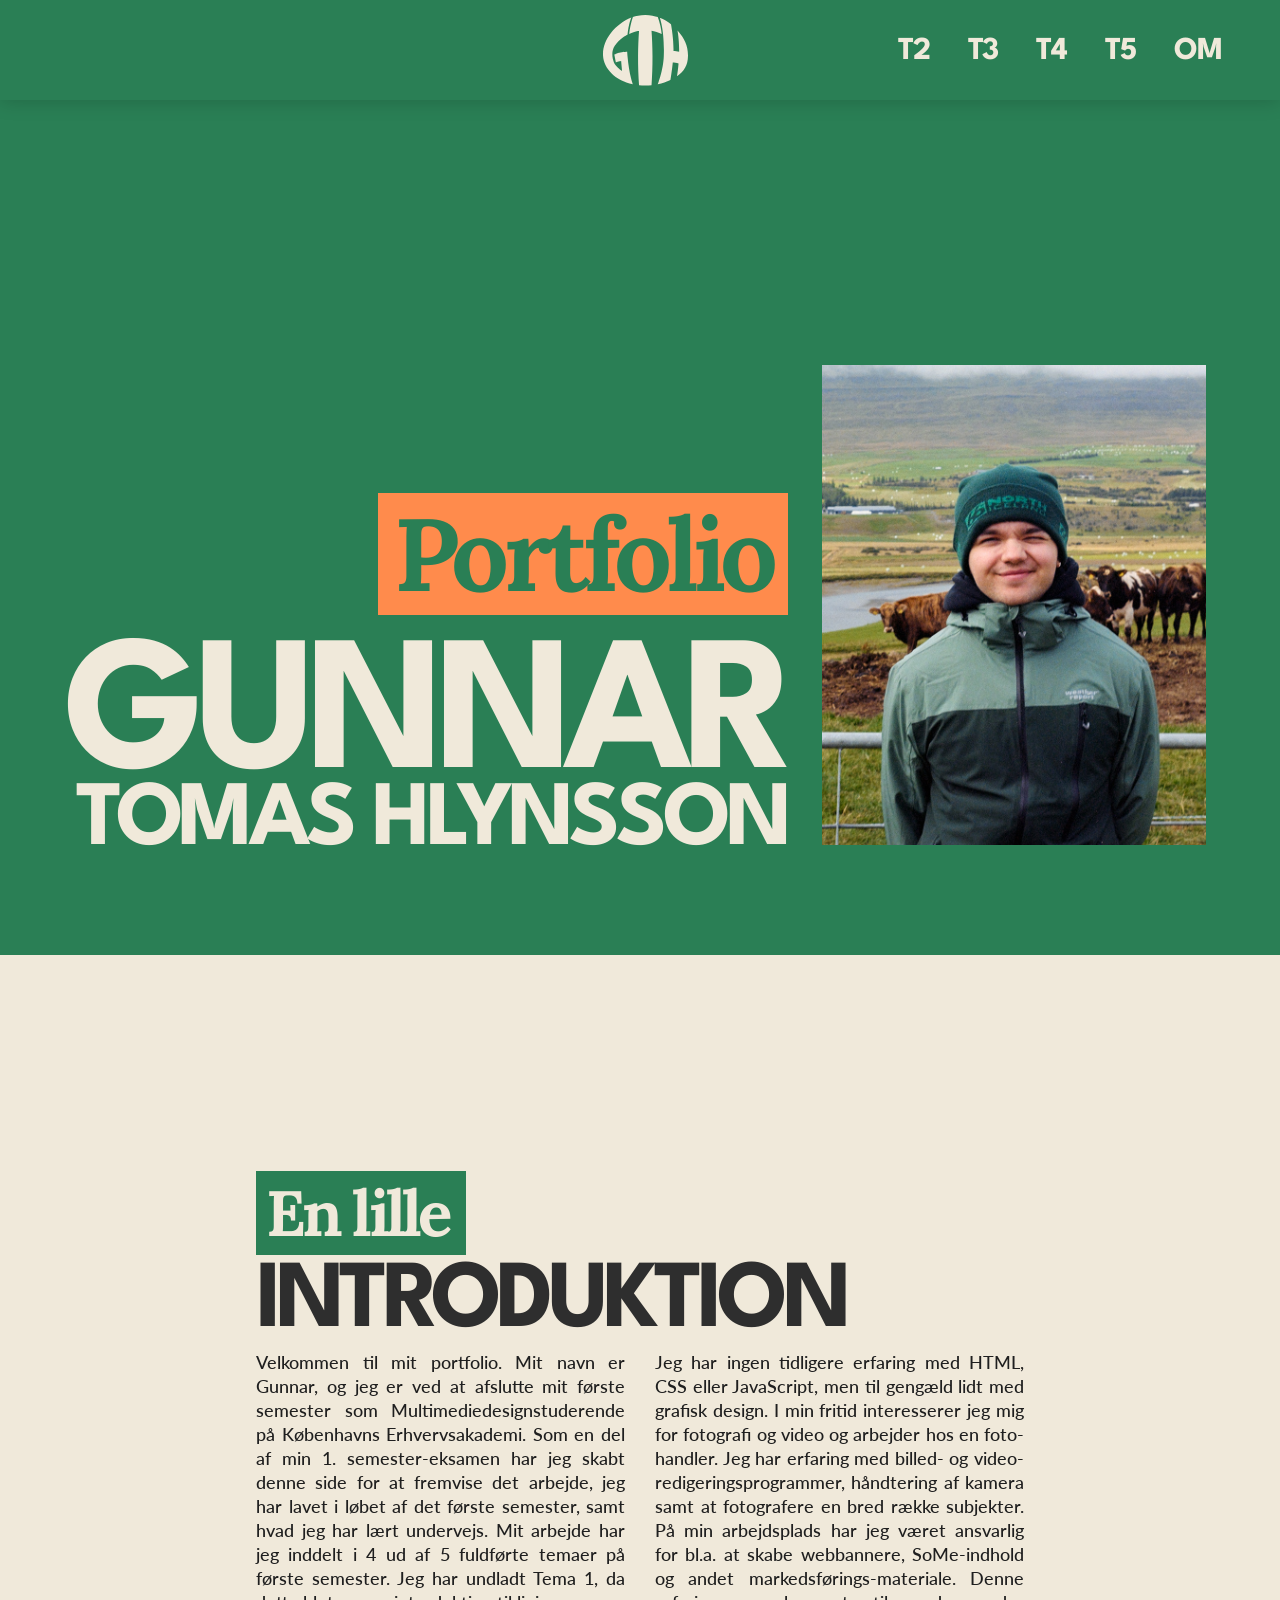
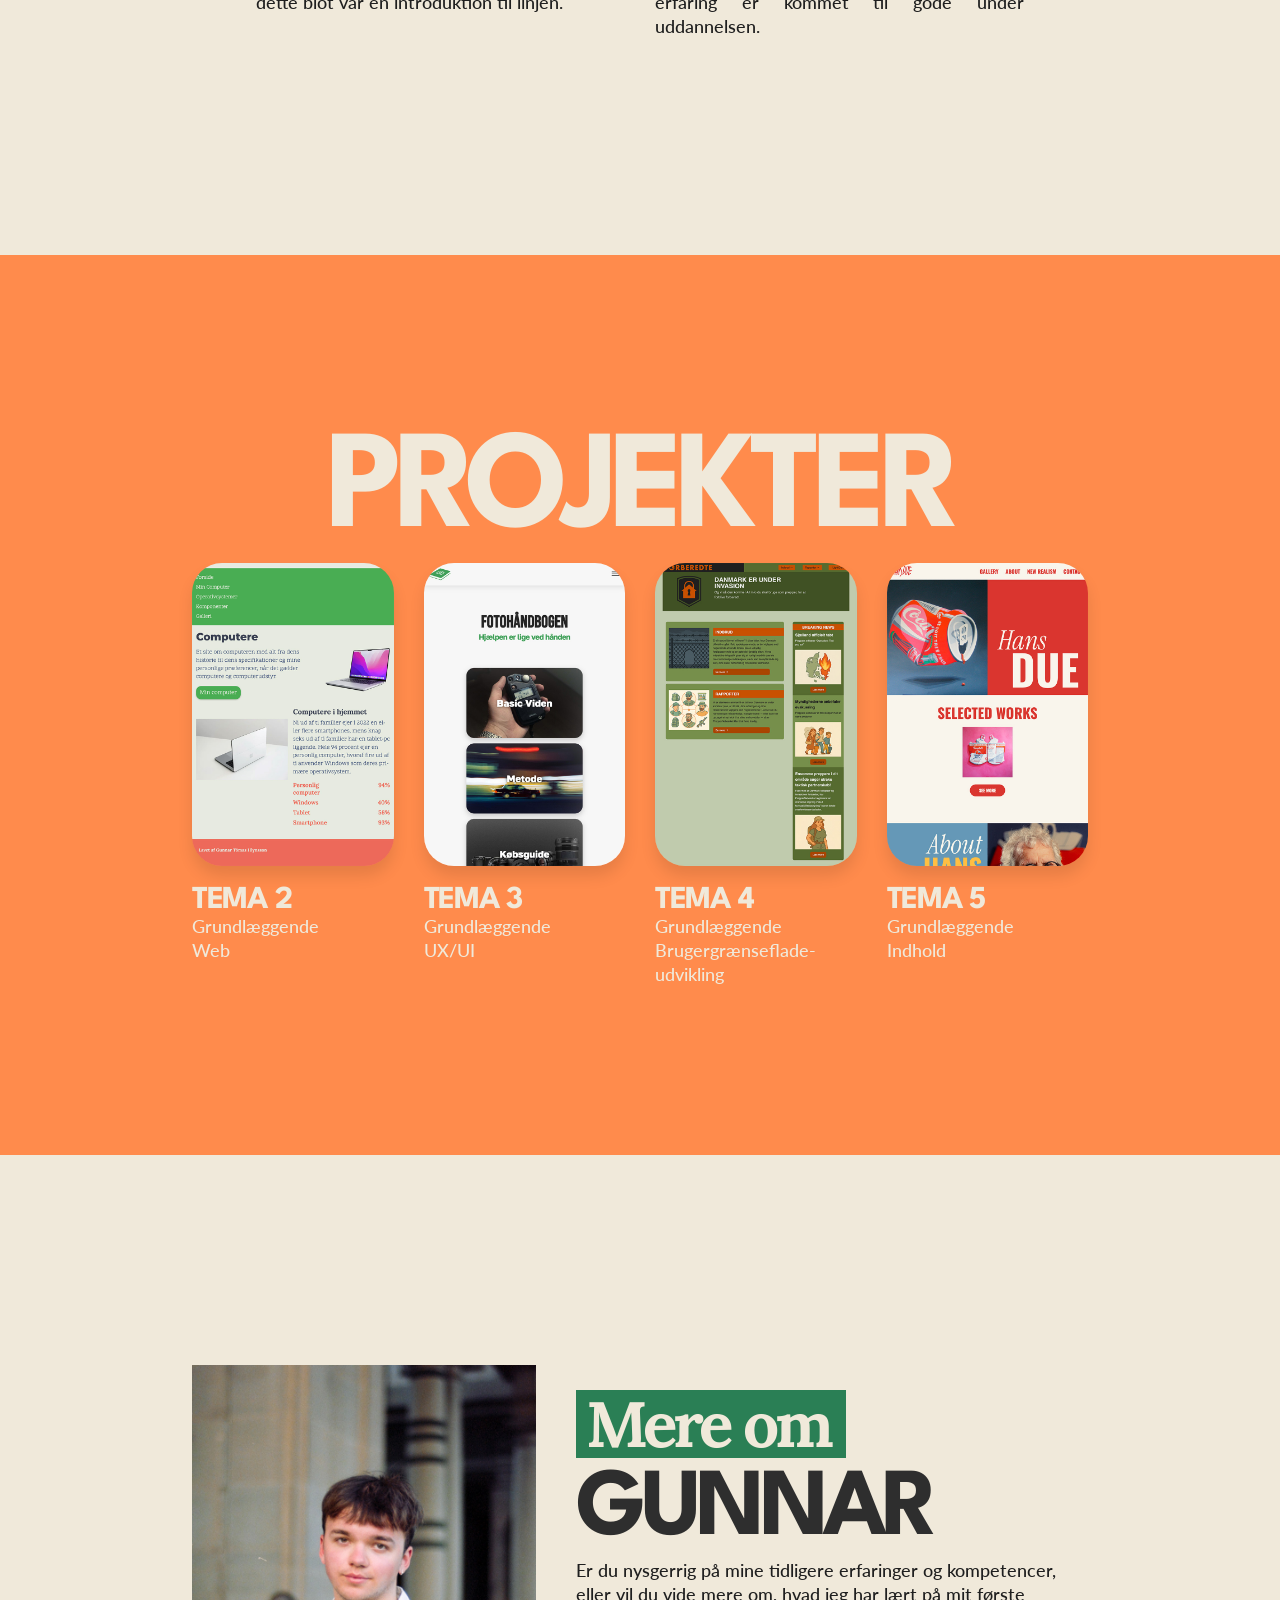
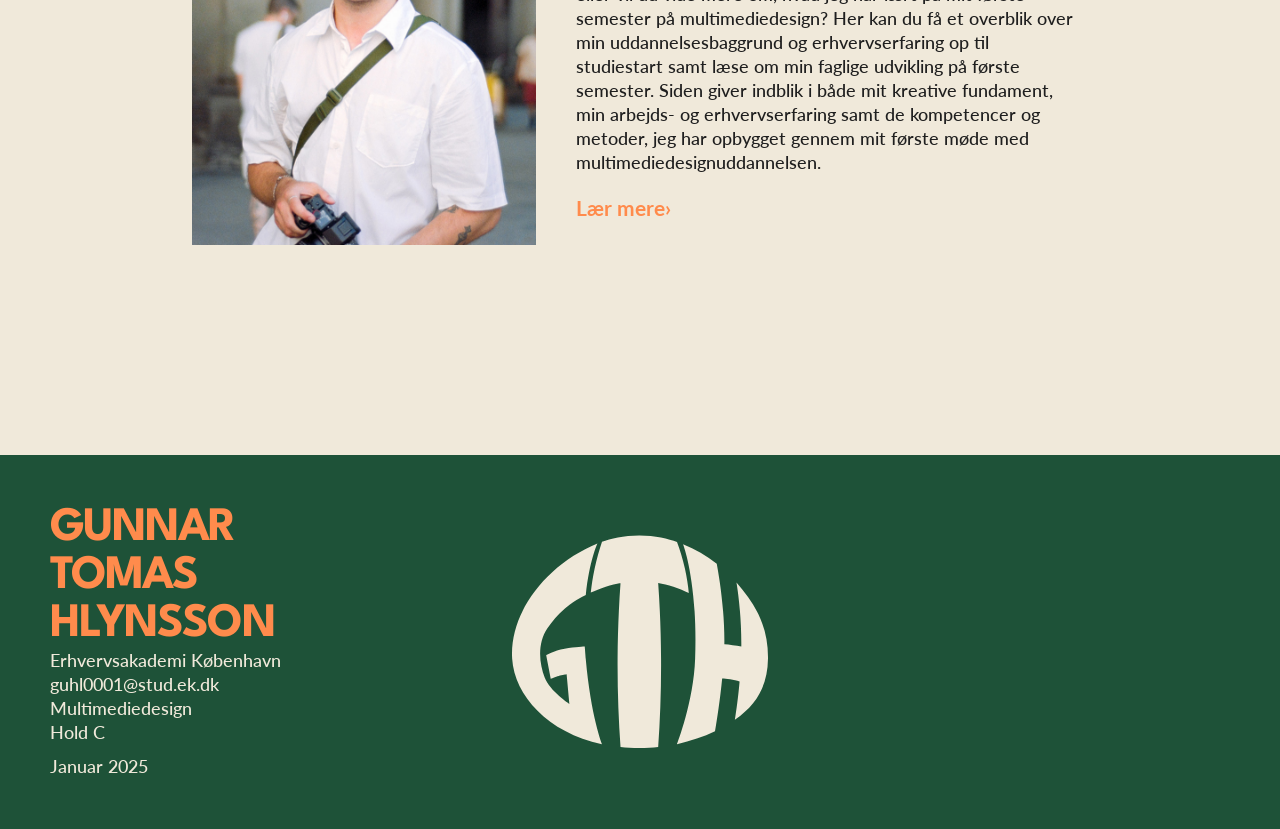
<file: index.html>
<!DOCTYPE html>
<html lang="da">
  <head>
    <meta charset="UTF-8" />
    <meta name="viewport" content="width=device-width, initial-scale=1.0" />
    <meta name="robots" content="noindex" />
    <link rel="preconnect" href="https://fonts.googleapis.com" />
    <link rel="preconnect" href="https://fonts.gstatic.com" crossorigin />
    <link
      href="https://fonts.googleapis.com/css2?family=Lato:ital,wght@0,100;0,300;0,400;0,700;0,900;1,100;1,300;1,400;1,700;1,900&family=League+Spartan:wght@100..900&family=Lora:ital,wght@0,400..700;1,400..700&display=swap"
      rel="stylesheet"
    />
    <link rel="stylesheet" href="css/generel.css" />
    <link rel="stylesheet" href="css/index.css" />
    <link
      rel="apple-touch-icon"
      sizes="180x180"
      href="img/favicon/gth-logo-180x180.png"
    />
    <link
      rel="icon"
      type="image/png"
      sizes="32x32"
      href="img/favicon/gth-logo-32x32.png"
    />
    <link
      rel="icon"
      type="image/png"
      sizes="16x16"
      href="img/favicon/gth-logo-16x16.png"
    />
    <title>Portfolio - Gunnar Tómas</title>
  </head>
  <body>
    <header>
      <div class="logo-wrap">
        <a href="index.html">
          <svg
            id="GTH"
            xmlns="http://www.w3.org/2000/svg"
            viewBox="0 0 1045.98 868.04"
          >
            <defs>
              <style>
                .cls-1 {
                  fill: #f0e9da;
                }
              </style>
            </defs>
            <path
              class="cls-1"
              d="M443.43,193.93c-18.07,3.21-38.42,7.91-60.32,14.85-23.36,7.41-43.84,15.9-61.26,24.23,3.29-29.9,8.26-62.51,15.64-97.26,8.69-40.85,19.25-77.76,30.26-110.37C401.63,14.07,456.63,0,520.35,0c63.72,0,119.94,14.48,153.82,25.8,11.78,31.61,23.31,68.42,32.52,109.96,7.95,35.85,12.84,69.13,15.75,98.98-18.36-8.15-39.35-18.03-62.84-25.29-22.39-6.93-43.36-11.91-62.34-15.51,6.91,97.38,11.22,200.79,11.8,309.64.69,127.77-3.84,248.25-11.8,360.53-23.25,2.38-49.01,3.94-76.92,3.94s-53.67-1.55-76.92-3.94c-8.06-112.13-12.66-232.57-11.97-360.39.59-108.98,4.97-212.44,11.97-309.78Z"
            />
            <path
              class="cls-1"
              d="M367.75,852.36C145.88,806,9.98,652.6.65,503.57-11.3,312.69,142.85,116.47,349.02,32.12c0,0-33.35,71.63-47.55,210.68-16.86,8.31-93.51,42.16-156.78,136.28-43.6,64.85-32.19,145.54-11.13,201.12,21.05,55.59,100.73,107.71,100.73,107.71l-11.1-121.24s-18.71,3.19-32.26,6.69c-12.84,3.32-32.76,11.45-32.76,11.45l-18.42-96.19s29.83-18.25,75.52-26.36c44.24-7.86,82.01-9.24,82.01-9.24.7,10.16,3.05,40.03,3.99,50.53,21.05,235.91,66.47,348.79,66.47,348.79Z"
            />
            <path
              class="cls-1"
              d="M1045.92,503.57c-1.7,109.25-44.77,185.86-135.36,249.21,6.21-38.51,13.76-92.87,19.32-156.77-11.21-3.8-24.55-7.4-38.73-9.31-13.06-1.76-23.86-2.58-32.44-2.88-8.79,87.83-20.98,166.91-29.34,216.1-46.76,22.42-99.04,40.35-155.19,52.19,0,0,67.92-173.41,74.04-348.53,11.08-316.41-49.35-468.65-49.35-468.65,49.66,19.81,95.98,47.22,137.73,80.09,9.79,52.12,32.61,189.37,31.07,328.93,19.44,1.68,47.32,4.7,69.31,9.5.75-116-11.67-212.1-19.74-261.97,86.63,98.48,130.55,191.66,128.67,312.09Z"
            />
          </svg>
        </a>
      </div>
      <nav>
        <ul class="menu">
          <li><a href="t2.html">T2</a></li>
          <li><a href="t3.html">T3</a></li>
          <li><a href="t4.html">T4</a></li>
          <li><a href="t5.html">T5</a></li>
          <li><a href="om.html">OM</a></li>
        </ul>
        <ul class="menu-burger">
          <li><a href="t2.html">TEMA 2</a></li>
          <li><a href="t3.html">TEMA 3</a></li>
          <li><a href="t4.html">TEMA 4</a></li>
          <li><a href="t5.html">TEMA 5</a></li>
          <li><a href="om.html">OM</a></li>
        </ul>
        <button class="burger" aria-label="Navigation Menu">
          <span class="linje"></span>
          <span class="linje"></span>
          <span class="linje"></span>
        </button>
      </nav>
    </header>
    <main>
      <div class="hero-forside">
        <div class="hero-forside-tekst">
          <div class="h1-flex">
            <div class="h1-box">
              <h1>Portfolio</h1>
            </div>
          </div>
          <div class="hero-grow">
            <h2 class="h2-var1">Gunnar</h2>
            <h2 class="h2-var1">Tomas Hlynsson</h2>
          </div>
        </div>
        <div class="hero-img">
          <img src="img/forsidegunnar.jpg" alt="Portræt af Gunnar" />
        </div>
      </div>
      <section class="section-tekst">
        <h3 class="h3-var1" id="h3-forside">En lille</h3>
        <h3 class="h3-var2">Introduktion</h3>
        <div class="grid_1-1">
          <p>
            Velkommen til mit portfolio. Mit navn er Gunnar, og jeg er ved at
            afslutte mit første semester som
            Multi&shy;mediedesign&shy;studerende på Køben&shy;havns
            Erhvervs&shy;akademi. Som en del af min 1. semester-&shy;eksamen har
            jeg skabt denne side for at frem&shy;vise det arbejde, jeg har lavet
            i løbet af det første semester, samt hvad jeg har lært undervejs.
            Mit arbejde har jeg inddelt i 4 ud af 5 fuldførte temaer på første
            semester. Jeg har undladt Tema 1, da dette blot var en introduktion
            til linjen.
          </p>
          <p>
            Jeg har ingen tidligere erfaring med HTML, CSS eller JavaScript, men
            til gengæld lidt med grafisk design. I min fritid interesserer jeg
            mig for fotografi og video og arbejder hos en foto&shy;handler. Jeg
            har erfaring med billed- og video&shy;redigerings&shy;programmer,
            hånd&shy;tering af kamera samt at fotografere en bred række
            subjekter. På min arbejdsplads har jeg været ansvarlig for bl.a. at
            skabe webbannere, SoMe-indhold og andet markedsførings-materiale.
            Denne erfaring er kommet til gode under uddannelsen.
          </p>
        </div>
      </section>
      <div class="projekter-forside">
        <h2 class="h2-var2">Projekter</h2>
        <div class="projekter-flex">
          <a href="t2.html" class="projekter-cards">
            <img src="img/projekter-t2.jpg" alt="Billede af Tema 2 Projekt" />
            <h4>Tema 2</h4>
            <p>Grundlæggende</p>
            <p>Web</p>
          </a>
          <a href="t3.html" class="projekter-cards">
            <img src="img/projekter-t3.jpg" alt="Billede af Tema 3 Projekt" />
            <h4>Tema 3</h4>
            <p>Grundlæggende</p>
            <p>UX/UI</p>
          </a>
          <a href="t4.html" class="projekter-cards">
            <img src="img/projekter-t4.jpg" alt="Billede af Tema 4 Projekt" />
            <h4>Tema 4</h4>
            <p>Grundlæggende</p>
            <p>Brugergrænseflade&shy;udvikling</p>
          </a>
          <a href="t5.html" class="projekter-cards">
            <img src="img/projekter-t5.jpg" alt="Billede af Tema 5 Projekt" />
            <h4>Tema 5</h4>
            <p>Grundlæggende</p>
            <p>Indhold</p>
          </a>
        </div>
      </div>
      <div class="mereom-forside">
        <div class="mereom-img">
          <img src="img/omgunnar.jpg" alt="Portræt af Gunnar" />
        </div>
        <div class="mereom-tekst">
          <h3 class="h3-var1">Mere om</h3>
          <h3 class="h3-var2">Gunnar</h3>
          <p>
            Er du nysgerrig på mine tidligere erfaringer og kompetencer, eller
            vil du vide mere om, hvad jeg har lært på mit første semester på
            multimediedesign? Her kan du få et overblik over min
            uddannelsesbaggrund og erhvervserfaring op til studiestart samt læse
            om min faglige udvikling på første semester. Siden giver indblik i
            både mit kreative fundament, min arbejds- og erhvervserfaring samt
            de kompetencer og metoder, jeg har opbygget gennem mit første møde
            med multimedie&shy;design&shy;uddannelsen.
          </p>
          <a href="om.html" class="stor-a">Lær mere</a>
        </div>
      </div>
      <footer>
        <div class="footer-tekst">
          <h5>Gunnar Tomas Hlynsson</h5>
          <p>Erhvervsakademi København</p>
          <p>guhl0001@stud.ek.dk</p>
          <p>Multimediedesign</p>
          <p>Hold C</p>
          <p class="footer-space"></p>
          <p>Januar 2025</p>
        </div>
        <div class="footer-logo">
          <svg
            id="GTH"
            xmlns="http://www.w3.org/2000/svg"
            viewBox="0 0 1045.98 868.04"
          >
            <defs>
              <style>
                .cls-1 {
                  fill: #f0e9da;
                }
              </style>
            </defs>
            <path
              class="cls-1"
              d="M443.43,193.93c-18.07,3.21-38.42,7.91-60.32,14.85-23.36,7.41-43.84,15.9-61.26,24.23,3.29-29.9,8.26-62.51,15.64-97.26,8.69-40.85,19.25-77.76,30.26-110.37C401.63,14.07,456.63,0,520.35,0c63.72,0,119.94,14.48,153.82,25.8,11.78,31.61,23.31,68.42,32.52,109.96,7.95,35.85,12.84,69.13,15.75,98.98-18.36-8.15-39.35-18.03-62.84-25.29-22.39-6.93-43.36-11.91-62.34-15.51,6.91,97.38,11.22,200.79,11.8,309.64.69,127.77-3.84,248.25-11.8,360.53-23.25,2.38-49.01,3.94-76.92,3.94s-53.67-1.55-76.92-3.94c-8.06-112.13-12.66-232.57-11.97-360.39.59-108.98,4.97-212.44,11.97-309.78Z"
            />
            <path
              class="cls-1"
              d="M367.75,852.36C145.88,806,9.98,652.6.65,503.57-11.3,312.69,142.85,116.47,349.02,32.12c0,0-33.35,71.63-47.55,210.68-16.86,8.31-93.51,42.16-156.78,136.28-43.6,64.85-32.19,145.54-11.13,201.12,21.05,55.59,100.73,107.71,100.73,107.71l-11.1-121.24s-18.71,3.19-32.26,6.69c-12.84,3.32-32.76,11.45-32.76,11.45l-18.42-96.19s29.83-18.25,75.52-26.36c44.24-7.86,82.01-9.24,82.01-9.24.7,10.16,3.05,40.03,3.99,50.53,21.05,235.91,66.47,348.79,66.47,348.79Z"
            />
            <path
              class="cls-1"
              d="M1045.92,503.57c-1.7,109.25-44.77,185.86-135.36,249.21,6.21-38.51,13.76-92.87,19.32-156.77-11.21-3.8-24.55-7.4-38.73-9.31-13.06-1.76-23.86-2.58-32.44-2.88-8.79,87.83-20.98,166.91-29.34,216.1-46.76,22.42-99.04,40.35-155.19,52.19,0,0,67.92-173.41,74.04-348.53,11.08-316.41-49.35-468.65-49.35-468.65,49.66,19.81,95.98,47.22,137.73,80.09,9.79,52.12,32.61,189.37,31.07,328.93,19.44,1.68,47.32,4.7,69.31,9.5.75-116-11.67-212.1-19.74-261.97,86.63,98.48,130.55,191.66,128.67,312.09Z"
            />
          </svg>
        </div>
      </footer>
      <script src="js/burger.js"></script>
    </main>
  </body>
</html>
</file>
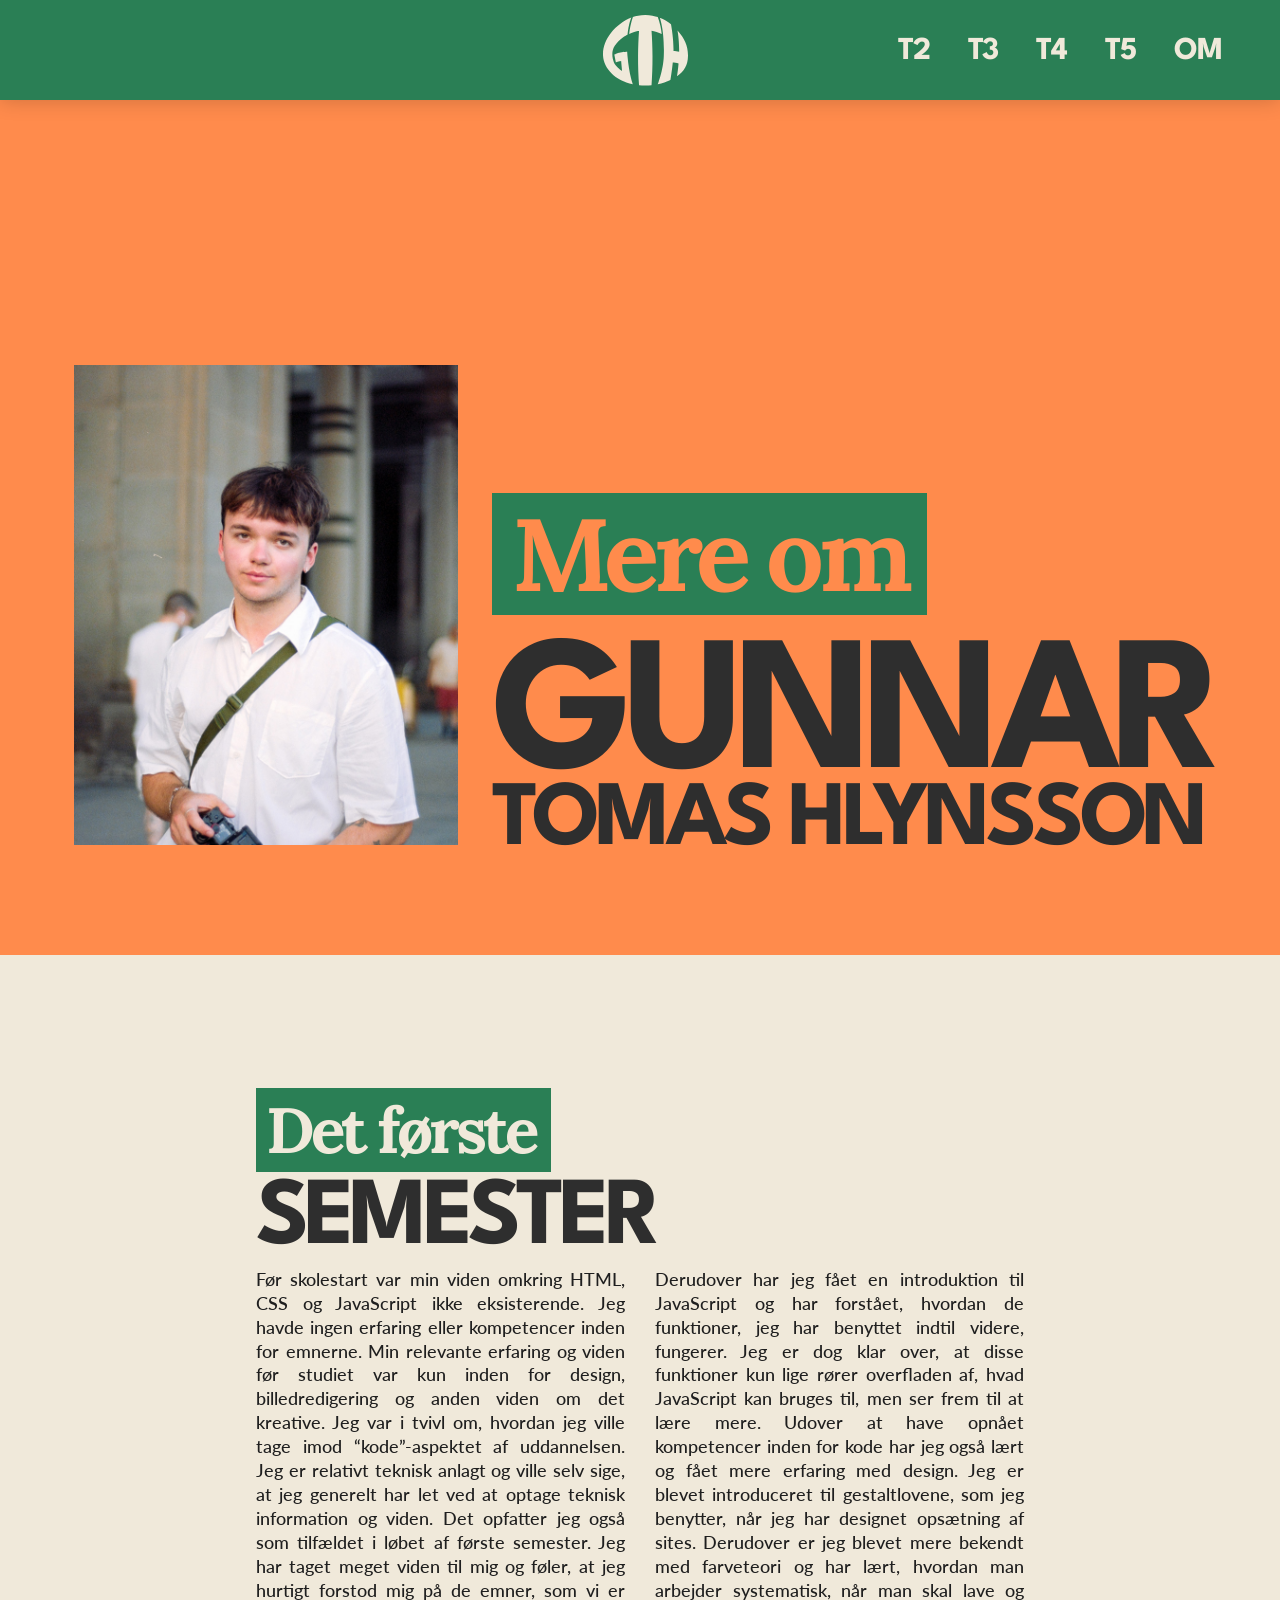
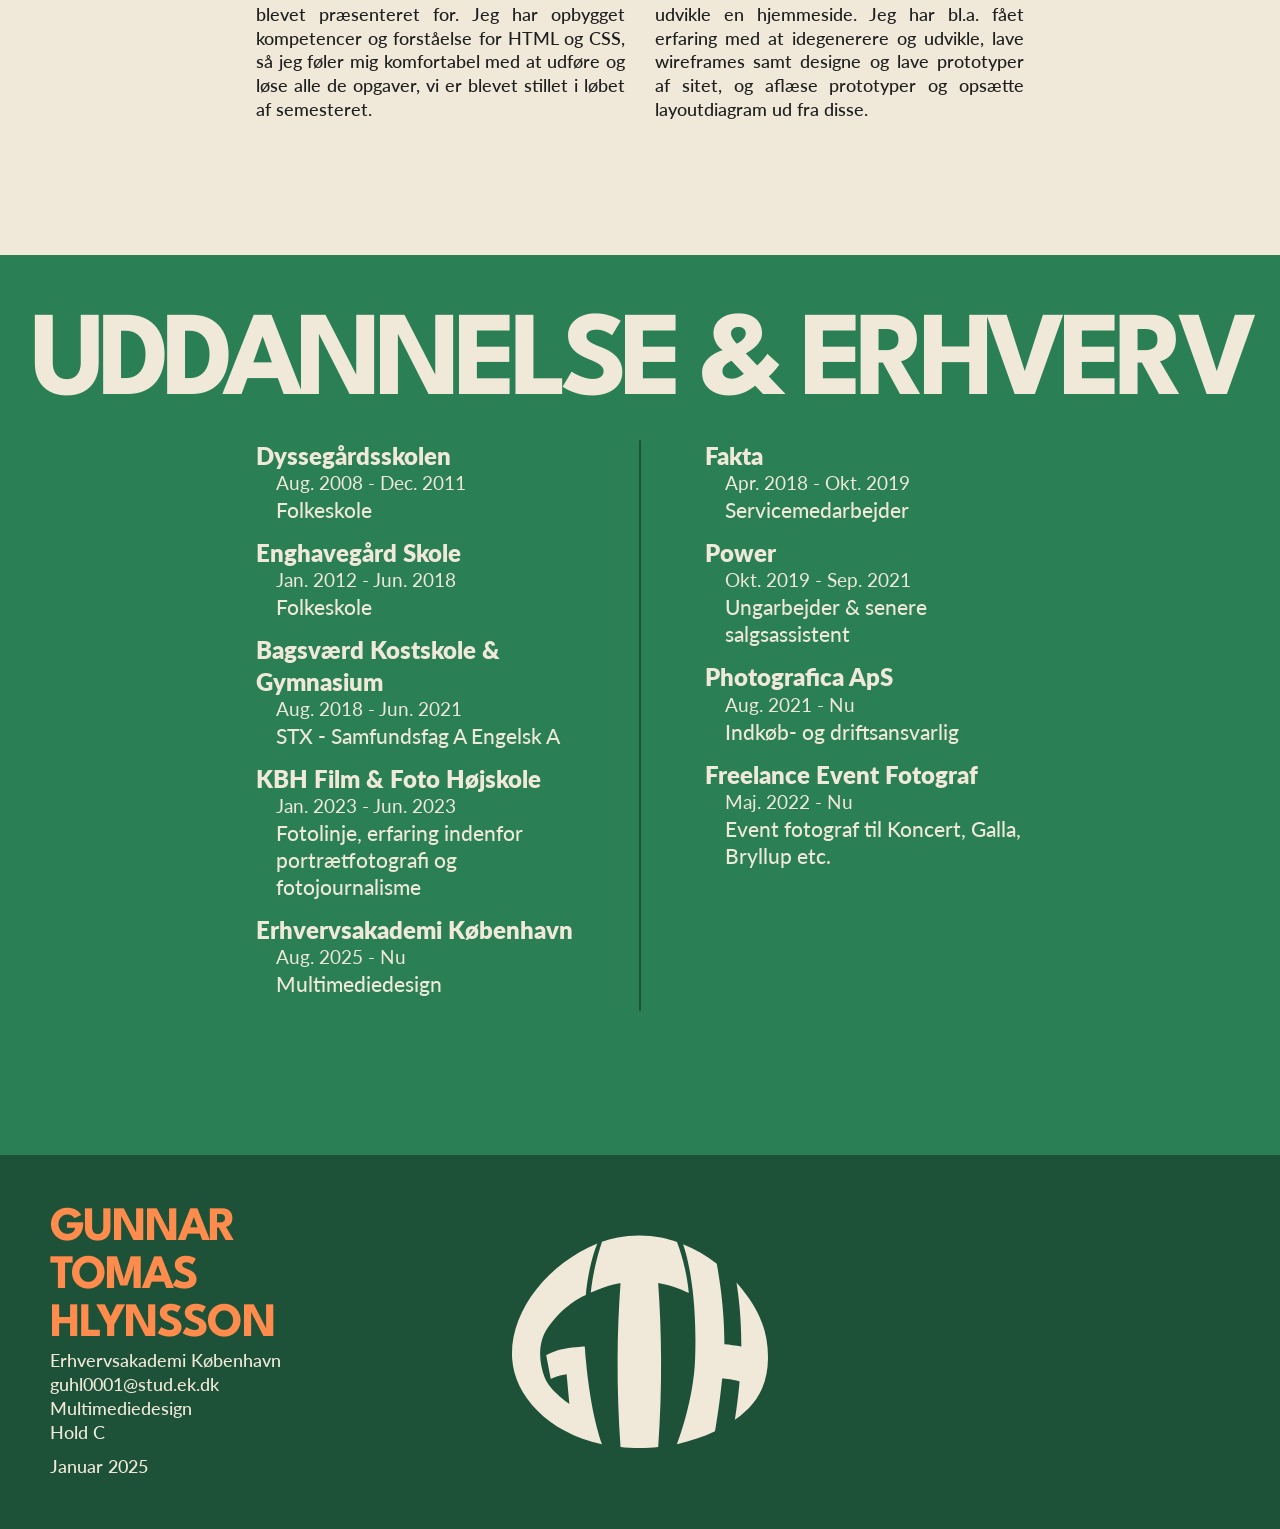
<file: om.html>
<!DOCTYPE html>
<html lang="da">
  <head>
    <meta charset="UTF-8" />
    <meta name="viewport" content="width=device-width, initial-scale=1.0" />
    <meta name="robots" content="noindex" />
    <link rel="preconnect" href="https://fonts.googleapis.com" />
    <link rel="preconnect" href="https://fonts.gstatic.com" crossorigin />
    <link
      href="https://fonts.googleapis.com/css2?family=Lato:ital,wght@0,100;0,300;0,400;0,700;0,900;1,100;1,300;1,400;1,700;1,900&family=League+Spartan:wght@100..900&family=Lora:ital,wght@0,400..700;1,400..700&display=swap"
      rel="stylesheet"
    />
    <link rel="stylesheet" href="css/generel.css" />
    <link rel="stylesheet" href="css/om.css" />
    <link
      rel="apple-touch-icon"
      sizes="180x180"
      href="img/favicon/gth-logo-180x180.png"
    />
    <link
      rel="icon"
      type="image/png"
      sizes="32x32"
      href="img/favicon/gth-logo-32x32.png"
    />
    <link
      rel="icon"
      type="image/png"
      sizes="16x16"
      href="img/favicon/gth-logo-16x16.png"
    />
    <title>Om Gunnar Tómas</title>
  </head>
  <body>
    <header>
      <div class="logo-wrap">
        <a href="index.html">
          <svg
            id="GTH"
            xmlns="http://www.w3.org/2000/svg"
            viewBox="0 0 1045.98 868.04"
          >
            <defs>
              <style>
                .cls-1 {
                  fill: #f0e9da;
                }
              </style>
            </defs>
            <path
              class="cls-1"
              d="M443.43,193.93c-18.07,3.21-38.42,7.91-60.32,14.85-23.36,7.41-43.84,15.9-61.26,24.23,3.29-29.9,8.26-62.51,15.64-97.26,8.69-40.85,19.25-77.76,30.26-110.37C401.63,14.07,456.63,0,520.35,0c63.72,0,119.94,14.48,153.82,25.8,11.78,31.61,23.31,68.42,32.52,109.96,7.95,35.85,12.84,69.13,15.75,98.98-18.36-8.15-39.35-18.03-62.84-25.29-22.39-6.93-43.36-11.91-62.34-15.51,6.91,97.38,11.22,200.79,11.8,309.64.69,127.77-3.84,248.25-11.8,360.53-23.25,2.38-49.01,3.94-76.92,3.94s-53.67-1.55-76.92-3.94c-8.06-112.13-12.66-232.57-11.97-360.39.59-108.98,4.97-212.44,11.97-309.78Z"
            />
            <path
              class="cls-1"
              d="M367.75,852.36C145.88,806,9.98,652.6.65,503.57-11.3,312.69,142.85,116.47,349.02,32.12c0,0-33.35,71.63-47.55,210.68-16.86,8.31-93.51,42.16-156.78,136.28-43.6,64.85-32.19,145.54-11.13,201.12,21.05,55.59,100.73,107.71,100.73,107.71l-11.1-121.24s-18.71,3.19-32.26,6.69c-12.84,3.32-32.76,11.45-32.76,11.45l-18.42-96.19s29.83-18.25,75.52-26.36c44.24-7.86,82.01-9.24,82.01-9.24.7,10.16,3.05,40.03,3.99,50.53,21.05,235.91,66.47,348.79,66.47,348.79Z"
            />
            <path
              class="cls-1"
              d="M1045.92,503.57c-1.7,109.25-44.77,185.86-135.36,249.21,6.21-38.51,13.76-92.87,19.32-156.77-11.21-3.8-24.55-7.4-38.73-9.31-13.06-1.76-23.86-2.58-32.44-2.88-8.79,87.83-20.98,166.91-29.34,216.1-46.76,22.42-99.04,40.35-155.19,52.19,0,0,67.92-173.41,74.04-348.53,11.08-316.41-49.35-468.65-49.35-468.65,49.66,19.81,95.98,47.22,137.73,80.09,9.79,52.12,32.61,189.37,31.07,328.93,19.44,1.68,47.32,4.7,69.31,9.5.75-116-11.67-212.1-19.74-261.97,86.63,98.48,130.55,191.66,128.67,312.09Z"
            />
          </svg>
        </a>
      </div>
      <nav>
        <ul class="menu">
          <li><a href="t2.html">T2</a></li>
          <li><a href="t3.html">T3</a></li>
          <li><a href="t4.html">T4</a></li>
          <li><a href="t5.html">T5</a></li>
          <li><a href="om.html">OM</a></li>
        </ul>
        <ul class="menu-burger">
          <li><a href="t2.html">TEMA 2</a></li>
          <li><a href="t3.html">TEMA 3</a></li>
          <li><a href="t4.html">TEMA 4</a></li>
          <li><a href="t5.html">TEMA 5</a></li>
          <li><a href="om.html">OM</a></li>
        </ul>
        <button class="burger" aria-label="Navigation Menu">
          <span class="linje"></span>
          <span class="linje"></span>
          <span class="linje"></span>
        </button>
      </nav>
    </header>
    <main>
      <div class="hero-mereom">
        <div class="hero-img">
          <img src="img/omgunnar.jpg" alt="Portræt af Gunnar" />
        </div>
        <div class="hero-mereom-tekst">
          <div class="h1-flex">
            <div class="h1-box">
              <h1>Mere om</h1>
            </div>
          </div>
          <div class="hero-grow">
            <h2 class="h2-var1">Gunnar</h2>
            <h2 class="h2-var1">Tomas Hlynsson</h2>
          </div>
        </div>
      </div>
      <section class="section-tekst">
        <h3 class="h3-var1">Det første</h3>
        <h3 class="h3-var2">Semester</h3>
        <div class="grid_1-1">
          <p>
            Før skolestart var min viden omkring HTML, CSS og JavaScript ikke
            eksisterende. Jeg havde ingen erfaring eller kompetencer inden for
            emnerne. Min relevante erfaring og viden før studiet var kun inden
            for design, billedredigering og anden viden om det kreative. Jeg var
            i tvivl om, hvordan jeg ville tage imod “kode”-aspektet af
            uddannelsen. Jeg er relativt teknisk anlagt og ville selv sige, at
            jeg generelt har let ved at optage teknisk information og viden. Det
            opfatter jeg også som tilfældet i løbet af første semester. Jeg har
            taget meget viden til mig og føler, at jeg hurtigt forstod mig på de
            emner, som vi er blevet præsenteret for. Jeg har opbygget
            kompetencer og forståelse for HTML og CSS, så jeg føler mig
            komfortabel med at udføre og løse alle de opgaver, vi er blevet
            stillet i løbet af semesteret.
          </p>
          <p>
            Derudover har jeg fået en introduktion til JavaScript og har
            forstået, hvordan de funktioner, jeg har benyttet indtil videre,
            fungerer. Jeg er dog klar over, at disse funktioner kun lige rører
            overfladen af, hvad JavaScript kan bruges til, men ser frem til at
            lære mere. Udover at have opnået kompetencer inden for kode har jeg
            også lært og fået mere erfaring med design. Jeg er blevet
            introduceret til gestaltlovene, som jeg benytter, når jeg har
            designet opsætning af sites. Derudover er jeg blevet mere bekendt
            med farveteori og har lært, hvordan man arbejder systematisk, når
            man skal lave og udvikle en hjemmeside. Jeg har bl.a. fået erfaring
            med at idegenerere og udvikle, lave wireframes samt designe og lave
            prototyper af sitet, og aflæse prototyper og opsætte layoutdiagram
            ud fra disse.
          </p>
        </div>
      </section>
      <div class="projektet-div">
        <h2 class="h2-var2">Uddannelse & Erhverv</h2>
        <div class="erfaring-grid">
          <div>
            <dl>
              <dt>Dyssegårdsskolen</dt>
              <dd>Aug. 2008 - Dec. 2011</dd>
              <dd>Folkeskole</dd>
              <dt>Enghavegård Skole</dt>
              <dd>Jan. 2012 - Jun. 2018</dd>
              <dd>Folkeskole</dd>
              <dt>Bagsværd Kostskole & Gymnasium</dt>
              <dd>Aug. 2018 - Jun. 2021</dd>
              <dd>STX - Samfundsfag A Engelsk A</dd>
              <dt>KBH Film & Foto Højskole</dt>
              <dd>Jan. 2023 - Jun. 2023</dd>
              <dd>
                Fotolinje, erfaring indenfor portrætfotografi og fotojournalisme
              </dd>
              <dt>Erhvervsakademi København</dt>
              <dd>Aug. 2025 - Nu</dd>
              <dd>Multimediedesign</dd>
            </dl>
          </div>
          <span class="erfaring-linje"></span>
          <div>
            <dl>
              <dt>Fakta</dt>
              <dd>Apr. 2018 - Okt. 2019</dd>
              <dd>Servicemedarbejder</dd>
              <dt>Power</dt>
              <dd>Okt. 2019 - Sep. 2021</dd>
              <dd>Ungarbejder & senere salgsassistent</dd>
              <dt>Photografica ApS</dt>
              <dd>Aug. 2021 - Nu</dd>
              <dd>Indkøb- og driftsansvarlig</dd>
              <dt>Freelance Event Fotograf</dt>
              <dd>Maj. 2022 - Nu</dd>
              <dd>Event fotograf til Koncert, Galla, Bryllup etc.</dd>
            </dl>
          </div>
        </div>
      </div>
      <footer>
        <div class="footer-tekst">
          <h5>Gunnar Tomas Hlynsson</h5>
          <p>Erhvervsakademi København</p>
          <p>guhl0001@stud.ek.dk</p>
          <p>Multimediedesign</p>
          <p>Hold C</p>
          <p class="footer-space"></p>
          <p>Januar 2025</p>
        </div>
        <div class="footer-logo">
          <svg
            id="GTH"
            xmlns="http://www.w3.org/2000/svg"
            viewBox="0 0 1045.98 868.04"
          >
            <defs>
              <style>
                .cls-1 {
                  fill: #f0e9da;
                }
              </style>
            </defs>
            <path
              class="cls-1"
              d="M443.43,193.93c-18.07,3.21-38.42,7.91-60.32,14.85-23.36,7.41-43.84,15.9-61.26,24.23,3.29-29.9,8.26-62.51,15.64-97.26,8.69-40.85,19.25-77.76,30.26-110.37C401.63,14.07,456.63,0,520.35,0c63.72,0,119.94,14.48,153.82,25.8,11.78,31.61,23.31,68.42,32.52,109.96,7.95,35.85,12.84,69.13,15.75,98.98-18.36-8.15-39.35-18.03-62.84-25.29-22.39-6.93-43.36-11.91-62.34-15.51,6.91,97.38,11.22,200.79,11.8,309.64.69,127.77-3.84,248.25-11.8,360.53-23.25,2.38-49.01,3.94-76.92,3.94s-53.67-1.55-76.92-3.94c-8.06-112.13-12.66-232.57-11.97-360.39.59-108.98,4.97-212.44,11.97-309.78Z"
            />
            <path
              class="cls-1"
              d="M367.75,852.36C145.88,806,9.98,652.6.65,503.57-11.3,312.69,142.85,116.47,349.02,32.12c0,0-33.35,71.63-47.55,210.68-16.86,8.31-93.51,42.16-156.78,136.28-43.6,64.85-32.19,145.54-11.13,201.12,21.05,55.59,100.73,107.71,100.73,107.71l-11.1-121.24s-18.71,3.19-32.26,6.69c-12.84,3.32-32.76,11.45-32.76,11.45l-18.42-96.19s29.83-18.25,75.52-26.36c44.24-7.86,82.01-9.24,82.01-9.24.7,10.16,3.05,40.03,3.99,50.53,21.05,235.91,66.47,348.79,66.47,348.79Z"
            />
            <path
              class="cls-1"
              d="M1045.92,503.57c-1.7,109.25-44.77,185.86-135.36,249.21,6.21-38.51,13.76-92.87,19.32-156.77-11.21-3.8-24.55-7.4-38.73-9.31-13.06-1.76-23.86-2.58-32.44-2.88-8.79,87.83-20.98,166.91-29.34,216.1-46.76,22.42-99.04,40.35-155.19,52.19,0,0,67.92-173.41,74.04-348.53,11.08-316.41-49.35-468.65-49.35-468.65,49.66,19.81,95.98,47.22,137.73,80.09,9.79,52.12,32.61,189.37,31.07,328.93,19.44,1.68,47.32,4.7,69.31,9.5.75-116-11.67-212.1-19.74-261.97,86.63,98.48,130.55,191.66,128.67,312.09Z"
            />
          </svg>
        </div>
      </footer>
      <script src="js/burger.js"></script>
    </main>
  </body>
</html>
</file>
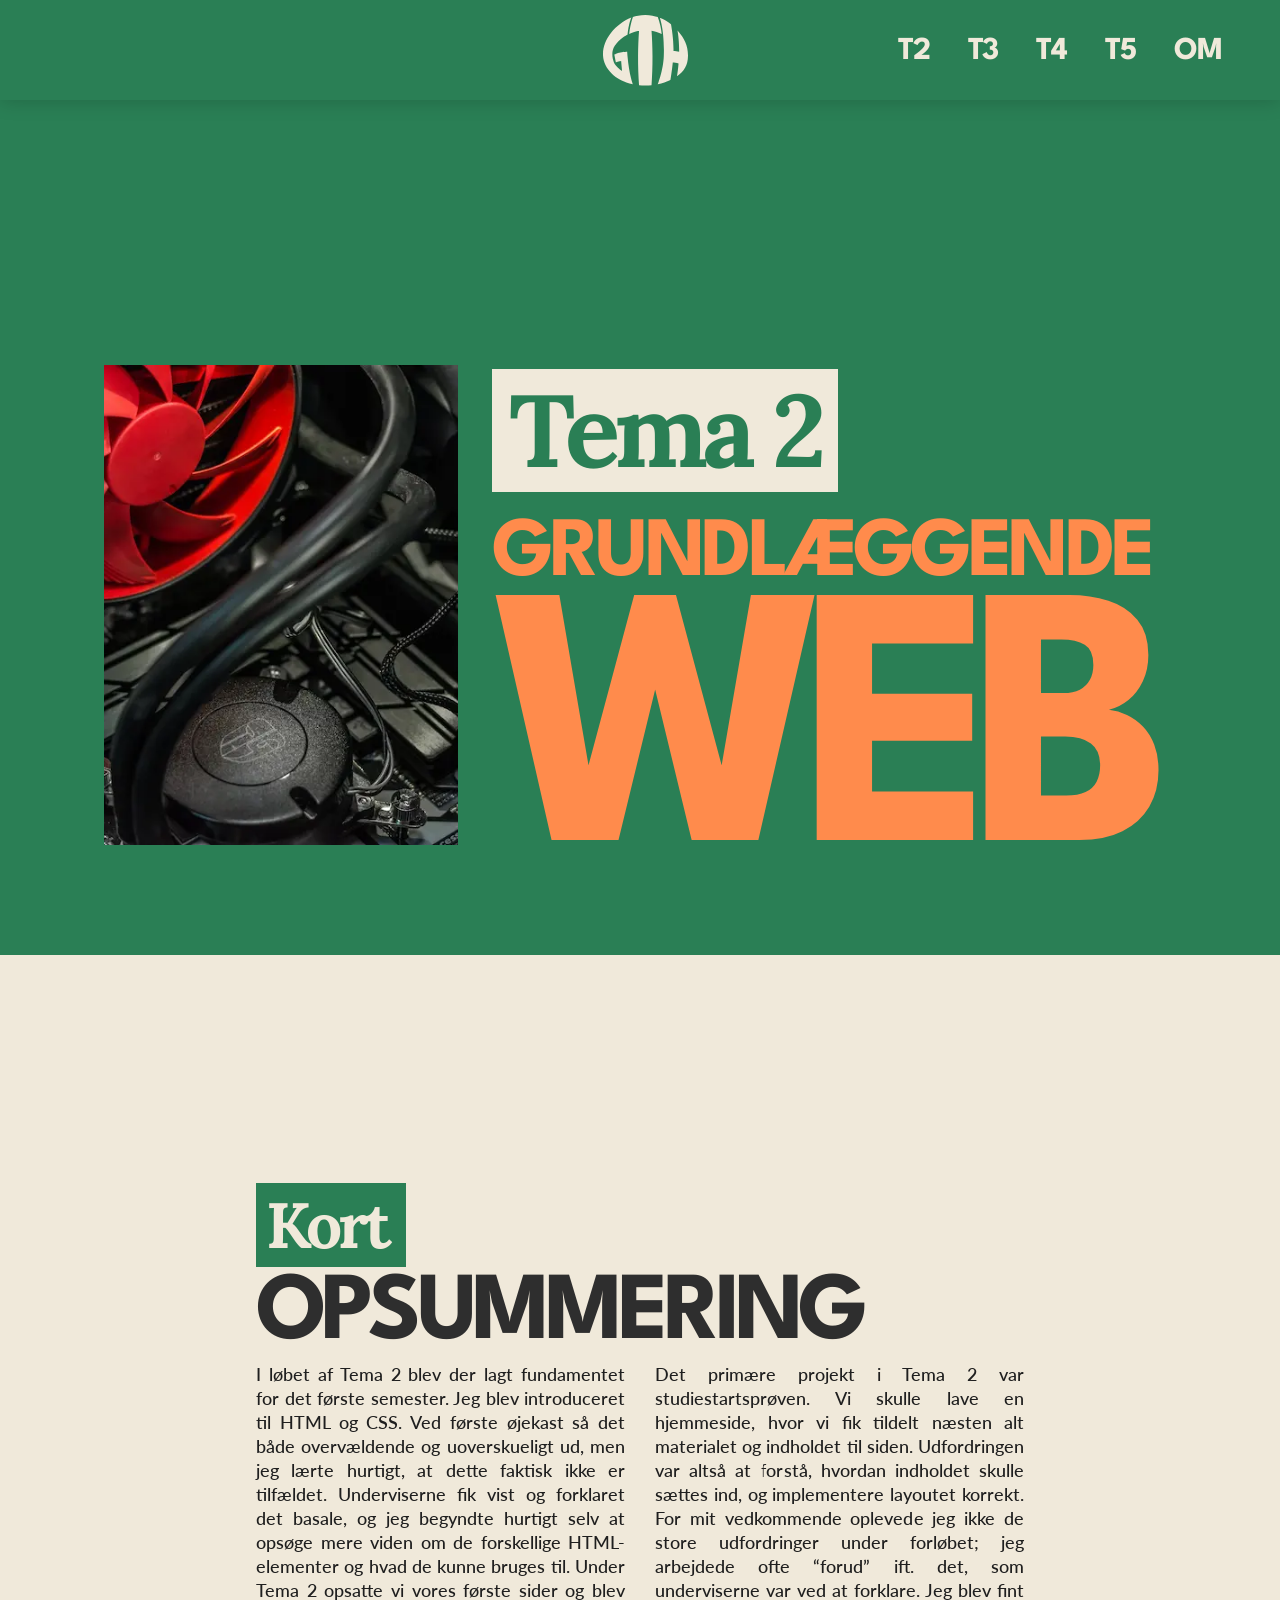
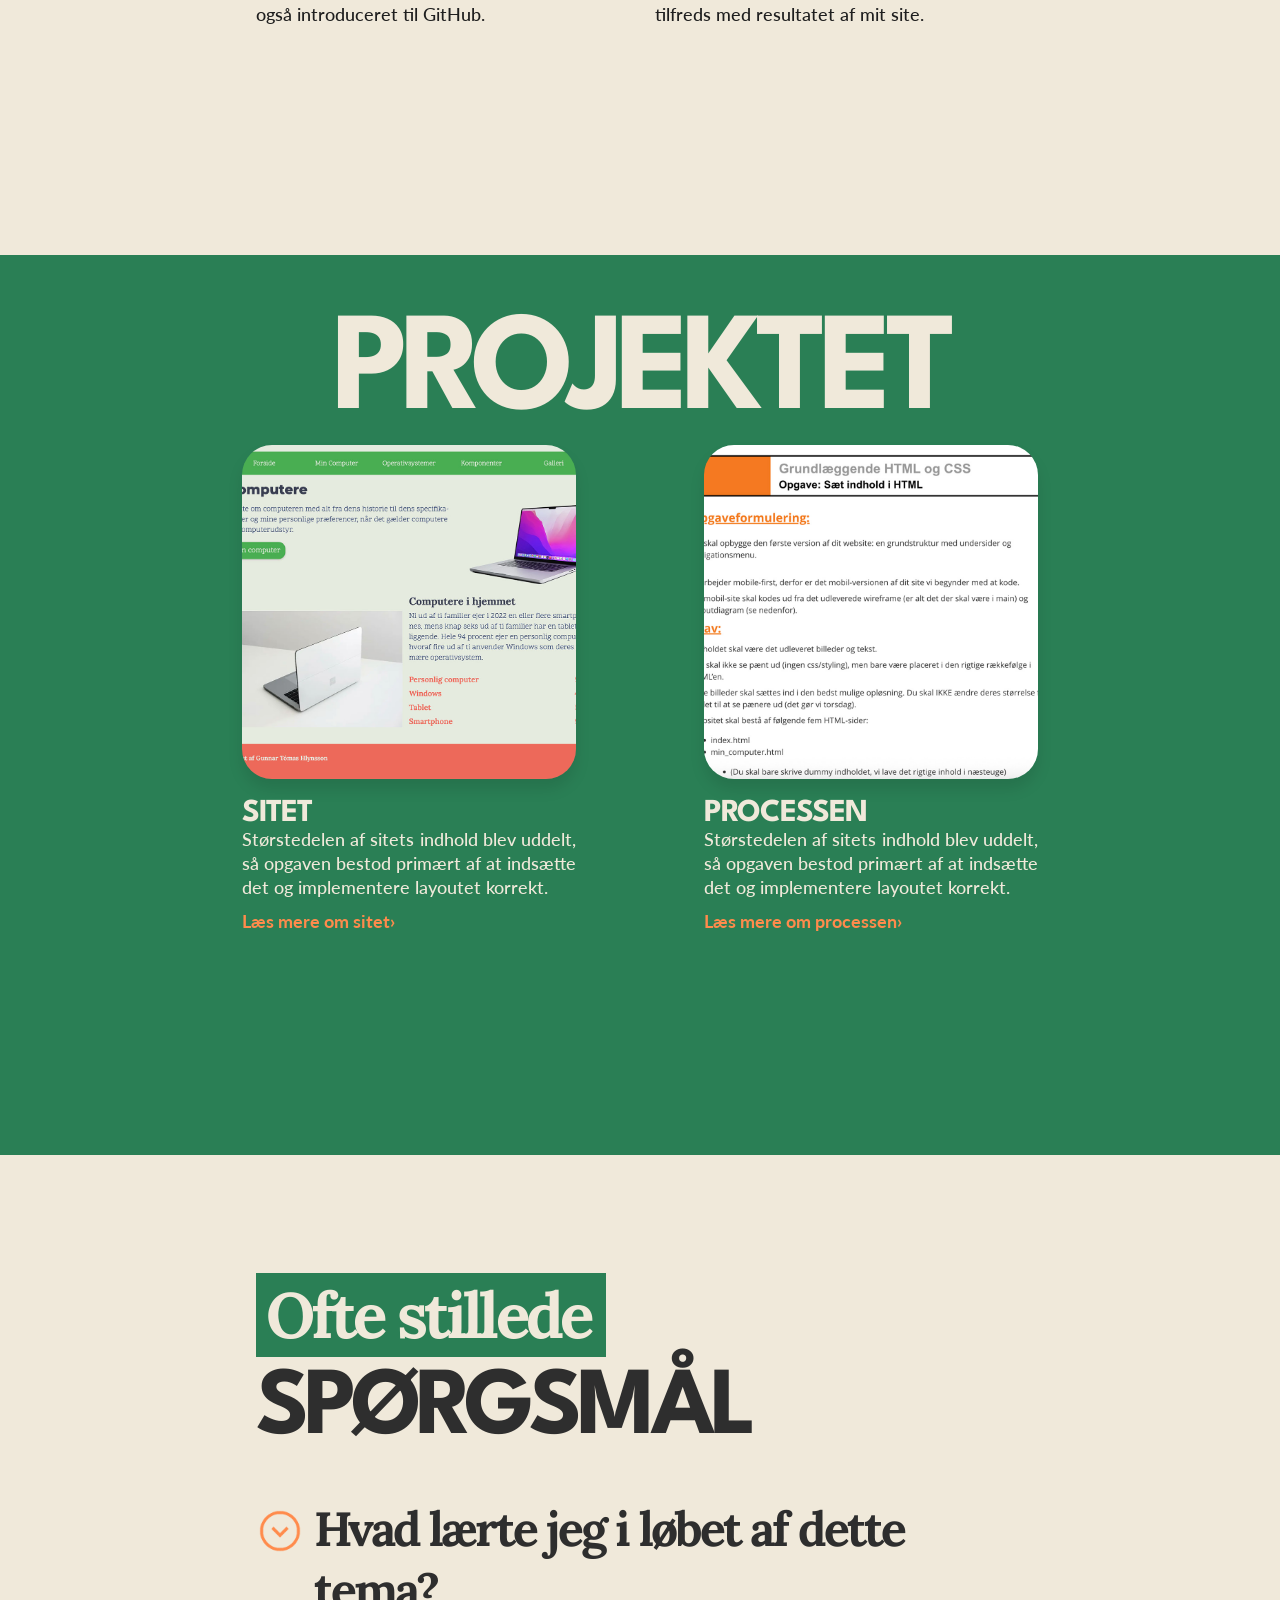
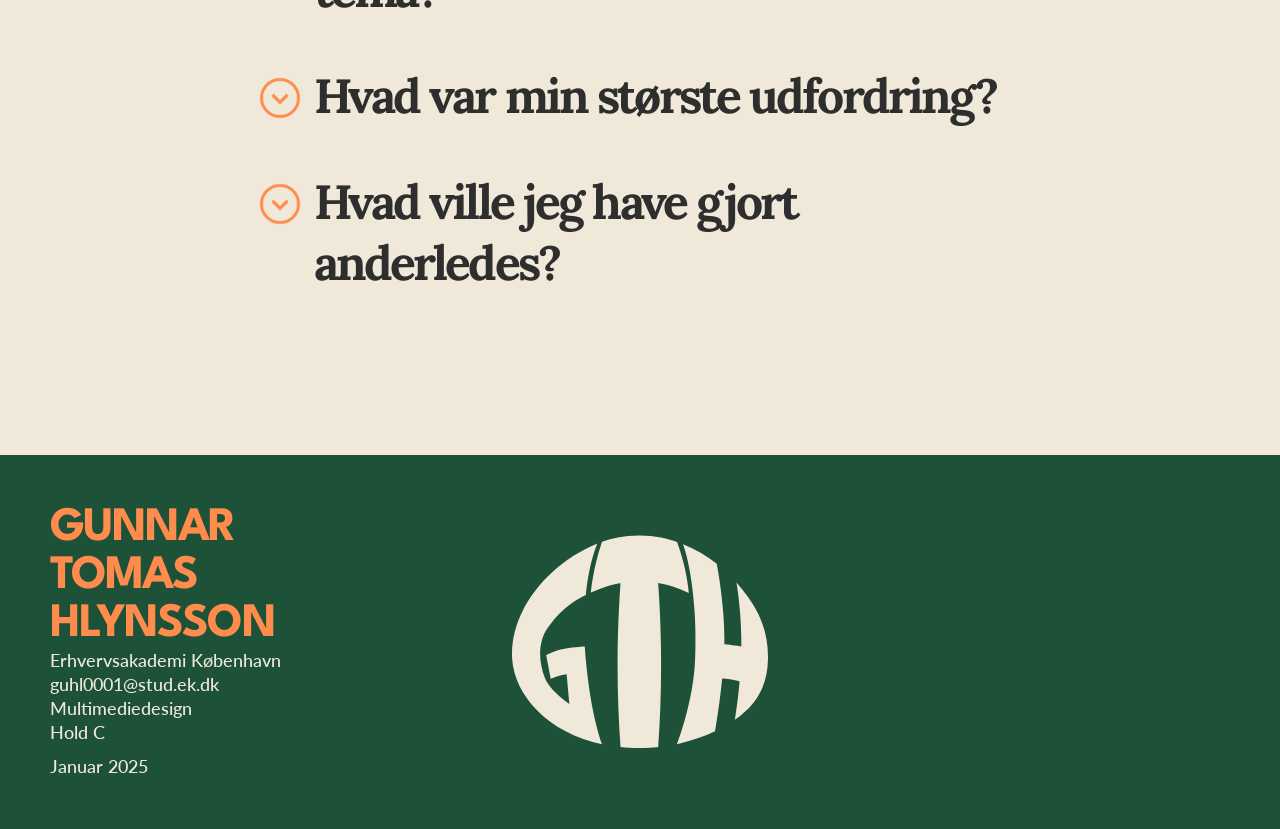
<file: t2.html>
<!DOCTYPE html>
<html lang="da">
  <head>
    <meta charset="UTF-8" />
    <meta name="viewport" content="width=device-width, initial-scale=1.0" />
    <meta name="robots" content="noindex" />
    <link rel="preconnect" href="https://fonts.googleapis.com" />
    <link rel="preconnect" href="https://fonts.gstatic.com" crossorigin />
    <link
      href="https://fonts.googleapis.com/css2?family=Lato:ital,wght@0,100;0,300;0,400;0,700;0,900;1,100;1,300;1,400;1,700;1,900&family=League+Spartan:wght@100..900&family=Lora:ital,wght@0,400..700;1,400..700&display=swap"
      rel="stylesheet"
    />
    <link rel="stylesheet" href="css/generel.css" />
    <link rel="stylesheet" href="css/tema.css" />
    <link
      rel="apple-touch-icon"
      sizes="180x180"
      href="img/favicon/gth-logo-180x180.png"
    />
    <link
      rel="icon"
      type="image/png"
      sizes="32x32"
      href="img/favicon/gth-logo-32x32.png"
    />
    <link
      rel="icon"
      type="image/png"
      sizes="16x16"
      href="img/favicon/gth-logo-16x16.png"
    />
    <title>Tema 2 - Gunnar Tómas</title>
  </head>
  <body>
    <header>
      <div class="logo-wrap">
        <a href="index.html">
          <svg
            id="GTH"
            xmlns="http://www.w3.org/2000/svg"
            viewBox="0 0 1045.98 868.04"
          >
            <defs>
              <style>
                .cls-1 {
                  fill: #f0e9da;
                }
              </style>
            </defs>
            <path
              class="cls-1"
              d="M443.43,193.93c-18.07,3.21-38.42,7.91-60.32,14.85-23.36,7.41-43.84,15.9-61.26,24.23,3.29-29.9,8.26-62.51,15.64-97.26,8.69-40.85,19.25-77.76,30.26-110.37C401.63,14.07,456.63,0,520.35,0c63.72,0,119.94,14.48,153.82,25.8,11.78,31.61,23.31,68.42,32.52,109.96,7.95,35.85,12.84,69.13,15.75,98.98-18.36-8.15-39.35-18.03-62.84-25.29-22.39-6.93-43.36-11.91-62.34-15.51,6.91,97.38,11.22,200.79,11.8,309.64.69,127.77-3.84,248.25-11.8,360.53-23.25,2.38-49.01,3.94-76.92,3.94s-53.67-1.55-76.92-3.94c-8.06-112.13-12.66-232.57-11.97-360.39.59-108.98,4.97-212.44,11.97-309.78Z"
            />
            <path
              class="cls-1"
              d="M367.75,852.36C145.88,806,9.98,652.6.65,503.57-11.3,312.69,142.85,116.47,349.02,32.12c0,0-33.35,71.63-47.55,210.68-16.86,8.31-93.51,42.16-156.78,136.28-43.6,64.85-32.19,145.54-11.13,201.12,21.05,55.59,100.73,107.71,100.73,107.71l-11.1-121.24s-18.71,3.19-32.26,6.69c-12.84,3.32-32.76,11.45-32.76,11.45l-18.42-96.19s29.83-18.25,75.52-26.36c44.24-7.86,82.01-9.24,82.01-9.24.7,10.16,3.05,40.03,3.99,50.53,21.05,235.91,66.47,348.79,66.47,348.79Z"
            />
            <path
              class="cls-1"
              d="M1045.92,503.57c-1.7,109.25-44.77,185.86-135.36,249.21,6.21-38.51,13.76-92.87,19.32-156.77-11.21-3.8-24.55-7.4-38.73-9.31-13.06-1.76-23.86-2.58-32.44-2.88-8.79,87.83-20.98,166.91-29.34,216.1-46.76,22.42-99.04,40.35-155.19,52.19,0,0,67.92-173.41,74.04-348.53,11.08-316.41-49.35-468.65-49.35-468.65,49.66,19.81,95.98,47.22,137.73,80.09,9.79,52.12,32.61,189.37,31.07,328.93,19.44,1.68,47.32,4.7,69.31,9.5.75-116-11.67-212.1-19.74-261.97,86.63,98.48,130.55,191.66,128.67,312.09Z"
            />
          </svg>
        </a>
      </div>
      <nav>
        <ul class="menu">
          <li><a href="t2.html">T2</a></li>
          <li><a href="t3.html">T3</a></li>
          <li><a href="t4.html">T4</a></li>
          <li><a href="t5.html">T5</a></li>
          <li><a href="om.html">OM</a></li>
        </ul>
        <ul class="menu-burger">
          <li><a href="t2.html">TEMA 2</a></li>
          <li><a href="t3.html">TEMA 3</a></li>
          <li><a href="t4.html">TEMA 4</a></li>
          <li><a href="t5.html">TEMA 5</a></li>
          <li><a href="om.html">OM</a></li>
        </ul>
        <button class="burger" aria-label="Navigation Menu">
          <span class="linje"></span>
          <span class="linje"></span>
          <span class="linje"></span>
        </button>
      </nav>
    </header>
    <main>
      <div class="hero-tema">
        <div class="hero-tema-img">
          <img
            src="img/luft.webp"
            alt="Billede af CPU Luftkøler på Motherboard"
          />
        </div>
        <div class="hero-tema-tekst">
          <div class="h1-flex">
            <div class="h1-box">
              <h1>Tema 2</h1>
            </div>
          </div>
          <div class="hero-grow">
            <h2 class="h2-var1">Grundlæggende</h2>
            <h2 class="h2-var1 h2-t2">Web</h2>
          </div>
        </div>
      </div>
      <section class="section-tekst">
        <h3 class="h3-var1">Kort</h3>
        <h3 class="h3-var2">Opsummering</h3>
        <div class="grid_1-1">
          <p>
            I løbet af Tema 2 blev der lagt fundamentet for det første semester.
            Jeg blev introduceret til HTML og CSS. Ved første øjekast så det
            både overvældende og uoverskueligt ud, men jeg lærte hurtigt, at
            dette faktisk ikke er tilfældet. Underviserne fik vist og forklaret
            det basale, og jeg begyndte hurtigt selv at opsøge mere viden om de
            forskellige HTML-elementer og hvad de kunne bruges til. Under Tema 2
            opsatte vi vores første sider og blev også introduceret til GitHub.
          </p>
          <p>
            Det primære projekt i Tema 2 var studiestartsprøven. Vi skulle lave
            en hjemmeside, hvor vi fik tildelt næsten alt materialet og
            indholdet til siden. Udfordringen var altså at forstå, hvordan
            indholdet skulle sættes ind, og implementere layoutet korrekt. For
            mit vedkommende oplevede jeg ikke de store udfordringer under
            forløbet; jeg arbejdede ofte “forud” ift. det, som underviserne var
            ved at forklare. Jeg blev fint tilfreds med resultatet af mit site.
          </p>
        </div>
      </section>
      <div class="projektet-div">
        <h2 class="h2-var2">Projektet</h2>
        <div class="projektet-grid">
          <div>
            <button class="dialog-sitet-open">
              <img
                src="img/t2-projektet1.jpg"
                alt="Screenshot af Tema 2 Projektet"
              />
              <h4>Sitet</h4>
              <p>
                Størstedelen af sitets indhold blev uddelt, så opgaven bestod
                primært af at indsætte det og implementere layoutet korrekt.
              </p>
              <p class="ligner-a">Læs mere om sitet</p>
            </button>
            <dialog id="dialog-sitet">
              <header>
                <div>
                  <h4>Tema 2: Sitet</h4>
                </div>
                <button
                  class="dialog-s-close"
                  aria-label="Luk Fullscreen Dialog"
                >
                  <img src="img/ikoner/close-white1.png" alt="Kryds Ikon" />
                </button>
              </header>
              <div class="dialog-img-flex">
                <a
                  href="https://gunnartomas24.github.io/website/index.html"
                  target="”_blank”"
                >
                  <img
                    src="img/t2-projektet1.jpg"
                    alt="Billede af Tema 2 Sitet"
                  />
                </a>
                <a
                  href="https://gunnartomas24.github.io/website/index.html"
                  target="”_blank”"
                >
                  <img
                    src="img/tema2-sitet2.jpg"
                    alt="Billede af Tema 2 Sitet"
                  />
                </a>
                <a
                  href="https://gunnartomas24.github.io/website/min_computer.html"
                  target="”_blank”"
                >
                  <img
                    src="img/tema2-sitet3.jpg"
                    alt="Billede af Tema 2 Sitet"
                  />
                </a>
                <a
                  href="https://gunnartomas24.github.io/website/min_computer.html"
                  target="”_blank”"
                >
                  <img
                    src="img/tema2-sitet4.jpg"
                    alt="Billede af Tema 2 Sitet"
                  />
                </a>
              </div>
              <div class="dialog-tekst-grid">
                <p>
                  Størstedelen af sitets indhold blev uddelt, så opgaven bestod
                  primært af at indsætte det og implementere layoutet korrekt.
                  De valg jeg selv foretog da jeg lavede sitet var fonte og
                  farver samt udseendet på nav og dl.
                </p>
                <p>
                  Jeg valgte at gå med “off white” base farve samt grøn og rød
                  accent farver, da disse står flot i kontrast til hinanden. I
                  desktop view blev indholdet sat i grids for at gøre brug af
                  pladsen på skærmen, men blev sat i enkelt kolonne i mobile
                  view.
                </p>
              </div>
            </dialog>
          </div>
          <div>
            <button class="dialog-proces-open">
              <img
                src="img/t2-projektet2.jpg"
                alt="Screenshot af Tema 2 Projektet"
              />
              <h4>Processen</h4>
              <p>
                Størstedelen af sitets indhold blev uddelt, så opgaven bestod
                primært af at indsætte det og implementere layoutet korrekt.
              </p>
              <p class="ligner-a">Læs mere om processen</p>
            </button>
            <dialog id="dialog-proces">
              <header>
                <div>
                  <h4>Tema 2: Processen</h4>
                </div>
                <button
                  class="dialog-p-close"
                  aria-label="Luk Fullscreen Dialog"
                >
                  <img src="img/ikoner/close-white1.png" alt="Kryds Ikon" />
                </button>
              </header>
              <div class="dialog-img-flex">
                <div>
                  <img
                    src="img/tema2-proces1.jpg"
                    alt="Proces billede fra tema 2"
                  />
                </div>
                <div>
                  <img
                    src="img/tema2-proces2.jpg"
                    alt="Proces billede fra tema 2"
                  />
                </div>
              </div>
              <div class="dialog-tekst-grid">
                <p>
                  Forløbet med at udføre sitet blev ikke dokumenteret, da vi
                  først blev introduceret til procesdokumentation i det
                  efterfølgende tema. Derudover blev størstedelen af processen
                  vi normalt dokumenterer ikke udført her, da de fleste valg
                  blev taget for os. Processen bestod dermed blot at at “copy
                  paste” html tags og indhold ind på HTML filerne og aflæse og
                  tolke det tildelte layoutdiagram.
                </p>
                <p>
                  At designe de elementer af siden som vi fik overladt til egne
                  evner gjorde jeg umetodisk. Processen bestod af at prøve mig
                  frem, og tjekke Live Server previewet af siden efter hver
                  ændring. Farvetematikken valgte jeg ud fra et internetværktøj:
                  <a href="https://coolors.co/" class="p-link">Coolers</a> -
                  hvor man kan få nye forslag indtil man lander på noget man er
                  tilfreds med. For at vælge skrifttyperne benyttede jeg et
                  lignende værktøj:
                  <a href="https://www.fontjoy.com/" class="p-link">Fontjoy</a>
                </p>
              </div>
            </dialog>
          </div>
        </div>
      </div>
      <div class="tema-faq">
        <h3 class="h3-var1">Ofte stillede</h3>
        <h3 class="h3-var2">Spørgsmål</h3>
        <div class="tema-fac-acc">
          <details name="faq">
            <summary>
              <img
                src="img/ikoner/expand-contrast1.png"
                alt="Expand Ikon"
                class="faq-expand"
              />Hvad lærte jeg i løbet af dette tema?
            </summary>
            <p>
              I dette tema lærte jeg alt det grundlæggende om HTML og CSS.
              Herunder hvad HTML er, hvordan man skaber en HTML-fil, hvordan den
              opbygges, og hvad de forskellige elementer såsom
              <code>p, h1, h2, h3 etc</code> osv. bruges til. Med hensyn til CSS
              har jeg lært, hvordan CSS-filer opbygges, hvordan man refererer
              til HTML-elementerne, og hvordan man ændrer udseendet på tekst,
              baggrund, billeder m.m. Samt fik jeg en forståelse for at lave
              layoutændringer, såsom grid og flex, og hvordan man kan ændre
              layoutet ud fra skærmstørrelse.
            </p>
          </details>
          <details name="faq">
            <summary>
              <img
                src="img/ikoner/expand-contrast1.png"
                alt="Expand Ikon"
                class="faq-expand"
              />Hvad var min største udfordring?
            </summary>
            <p>
              Jeg oplevede ikke de store udfordringer i løbet af temaet. Min
              største udfordring kom, da jeg i en tidligere del af arbejdet med
              studiestartsprøven forsøgte at implementere variabel margin på
              indholdets sider, som skulle blive mindre, jo mindre viewportens
              bredde blev. Jeg havde arbejdet forud, da vi ikke havde lært om
              grids endnu, og det problem, jeg forsøgte at løse, endte med at
              være irrelevant.
            </p>
          </details>
          <details name="faq">
            <summary>
              <img
                src="img/ikoner/expand-contrast1.png"
                alt="Expand Ikon"
                class="faq-expand"
              />Hvad ville jeg have gjort anderledes?
            </summary>
            <p>
              Umiddelbart synes jeg, at dette tema gik rigtig godt for mit
              vedkommende, og der er ikke noget, der står ud, som jeg ville have
              ændret, når jeg ser tilbage på forløbet. Jeg var i denne periode
              meget motiveret til at lære og arbejdede ofte forud for
              undervisningen. Skulle jeg ændre noget, havde jeg blot ikke brugt
              så meget tid på at forsøge at løse et problem, som blev fikset af
              max-width, som vi blev introduceret til lidt senere i
              undervisningen.
            </p>
          </details>
        </div>
      </div>
    </main>
    <footer>
      <div class="footer-tekst">
        <h5>Gunnar Tomas Hlynsson</h5>
        <p>Erhvervsakademi København</p>
        <p>guhl0001@stud.ek.dk</p>
        <p>Multimediedesign</p>
        <p>Hold C</p>
        <p class="footer-space"></p>
        <p>Januar 2025</p>
      </div>
      <div class="footer-logo">
        <svg
          id="GTH"
          xmlns="http://www.w3.org/2000/svg"
          viewBox="0 0 1045.98 868.04"
        >
          <defs>
            <style>
              .cls-1 {
                fill: #f0e9da;
              }
            </style>
          </defs>
          <path
            class="cls-1"
            d="M443.43,193.93c-18.07,3.21-38.42,7.91-60.32,14.85-23.36,7.41-43.84,15.9-61.26,24.23,3.29-29.9,8.26-62.51,15.64-97.26,8.69-40.85,19.25-77.76,30.26-110.37C401.63,14.07,456.63,0,520.35,0c63.72,0,119.94,14.48,153.82,25.8,11.78,31.61,23.31,68.42,32.52,109.96,7.95,35.85,12.84,69.13,15.75,98.98-18.36-8.15-39.35-18.03-62.84-25.29-22.39-6.93-43.36-11.91-62.34-15.51,6.91,97.38,11.22,200.79,11.8,309.64.69,127.77-3.84,248.25-11.8,360.53-23.25,2.38-49.01,3.94-76.92,3.94s-53.67-1.55-76.92-3.94c-8.06-112.13-12.66-232.57-11.97-360.39.59-108.98,4.97-212.44,11.97-309.78Z"
          />
          <path
            class="cls-1"
            d="M367.75,852.36C145.88,806,9.98,652.6.65,503.57-11.3,312.69,142.85,116.47,349.02,32.12c0,0-33.35,71.63-47.55,210.68-16.86,8.31-93.51,42.16-156.78,136.28-43.6,64.85-32.19,145.54-11.13,201.12,21.05,55.59,100.73,107.71,100.73,107.71l-11.1-121.24s-18.71,3.19-32.26,6.69c-12.84,3.32-32.76,11.45-32.76,11.45l-18.42-96.19s29.83-18.25,75.52-26.36c44.24-7.86,82.01-9.24,82.01-9.24.7,10.16,3.05,40.03,3.99,50.53,21.05,235.91,66.47,348.79,66.47,348.79Z"
          />
          <path
            class="cls-1"
            d="M1045.92,503.57c-1.7,109.25-44.77,185.86-135.36,249.21,6.21-38.51,13.76-92.87,19.32-156.77-11.21-3.8-24.55-7.4-38.73-9.31-13.06-1.76-23.86-2.58-32.44-2.88-8.79,87.83-20.98,166.91-29.34,216.1-46.76,22.42-99.04,40.35-155.19,52.19,0,0,67.92-173.41,74.04-348.53,11.08-316.41-49.35-468.65-49.35-468.65,49.66,19.81,95.98,47.22,137.73,80.09,9.79,52.12,32.61,189.37,31.07,328.93,19.44,1.68,47.32,4.7,69.31,9.5.75-116-11.67-212.1-19.74-261.97,86.63,98.48,130.55,191.66,128.67,312.09Z"
          />
        </svg>
      </div>
    </footer>
    <script src="js/dialog.js"></script>
    <script src="js/burger.js"></script>
  </body>
</html>
</file>
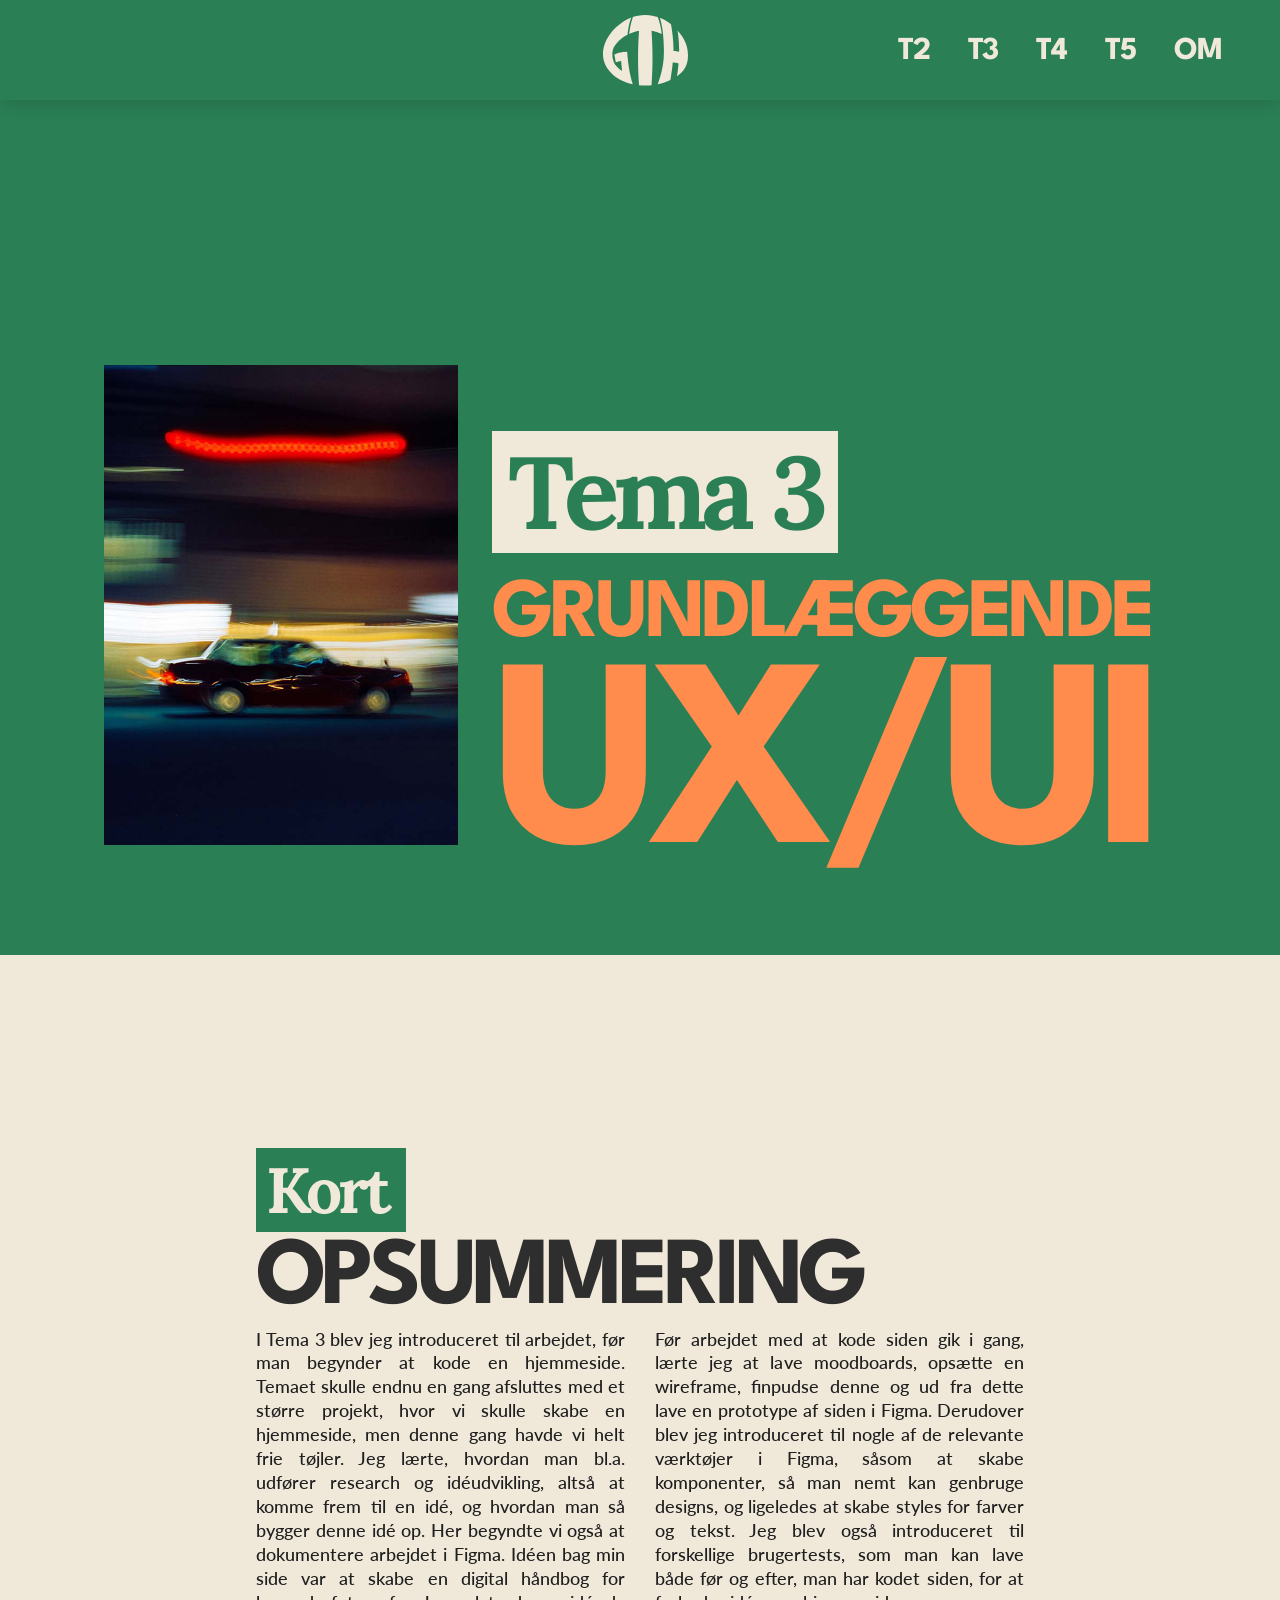
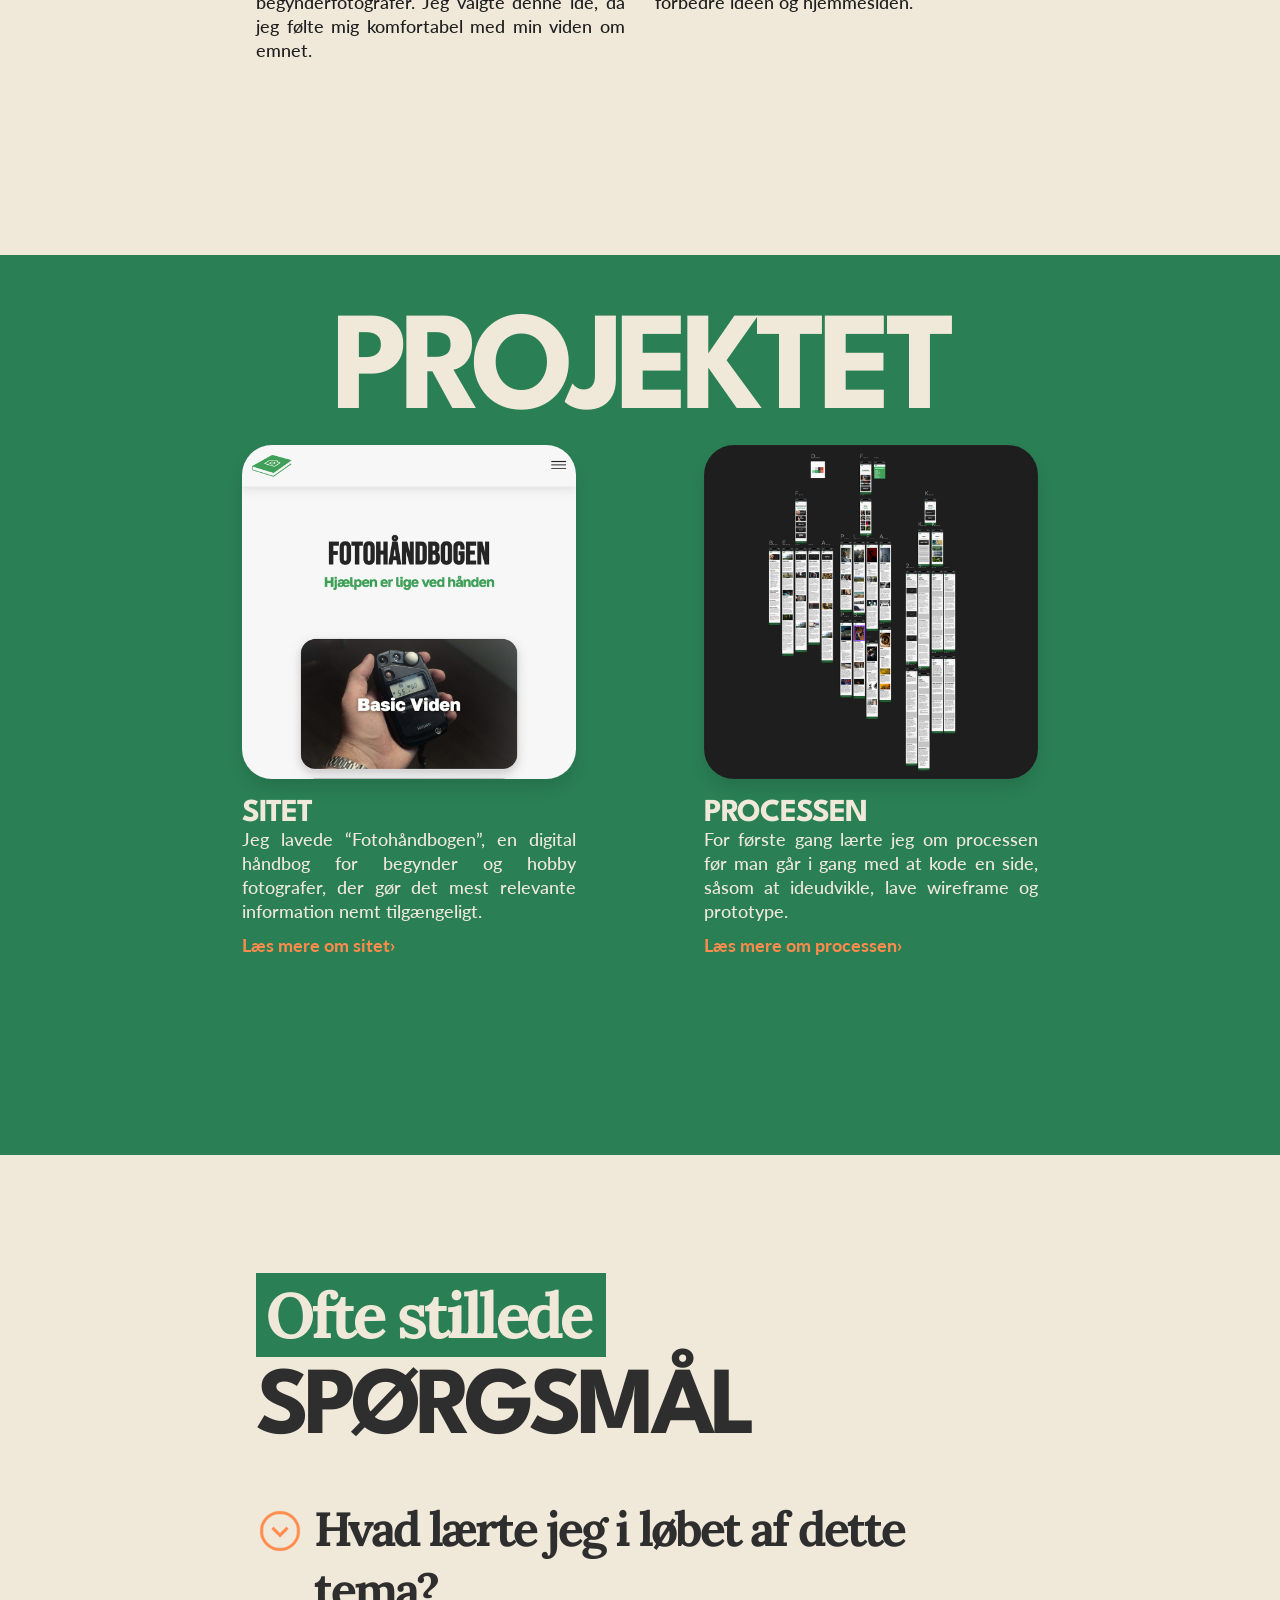
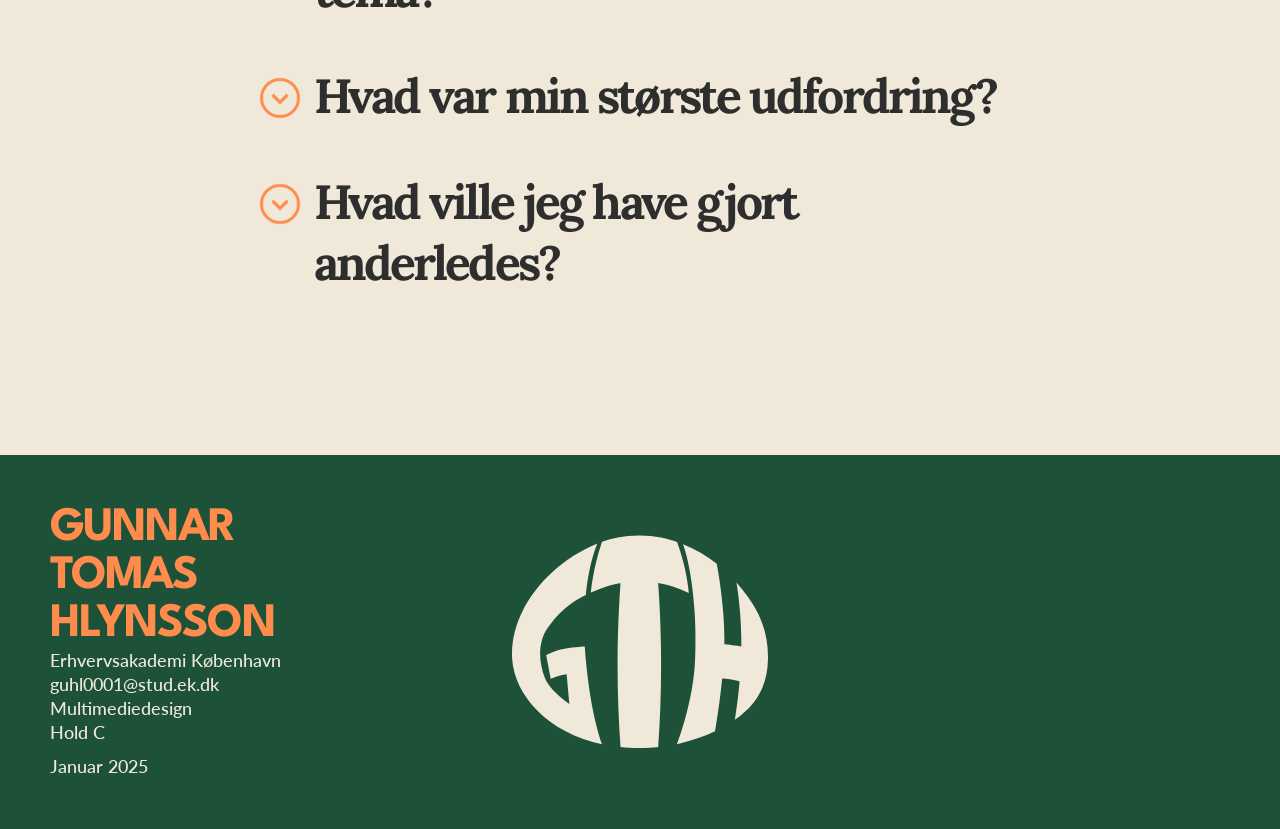
<file: t3.html>
<!DOCTYPE html>
<html lang="da">
  <head>
    <meta charset="UTF-8" />
    <meta name="viewport" content="width=device-width, initial-scale=1.0" />
    <meta name="robots" content="noindex" />
    <link rel="preconnect" href="https://fonts.googleapis.com" />
    <link rel="preconnect" href="https://fonts.gstatic.com" crossorigin />
    <link
      href="https://fonts.googleapis.com/css2?family=Lato:ital,wght@0,100;0,300;0,400;0,700;0,900;1,100;1,300;1,400;1,700;1,900&family=League+Spartan:wght@100..900&family=Lora:ital,wght@0,400..700;1,400..700&display=swap"
      rel="stylesheet"
    />
    <link rel="stylesheet" href="css/generel.css" />
    <link rel="stylesheet" href="css/tema.css" />
    <link
      rel="apple-touch-icon"
      sizes="180x180"
      href="img/favicon/gth-logo-180x180.png"
    />
    <link
      rel="icon"
      type="image/png"
      sizes="32x32"
      href="img/favicon/gth-logo-32x32.png"
    />
    <link
      rel="icon"
      type="image/png"
      sizes="16x16"
      href="img/favicon/gth-logo-16x16.png"
    />
    <title>Tema 3 - Gunnar Tómas</title>
  </head>
  <body>
    <header>
      <div class="logo-wrap">
        <a href="index.html">
          <svg
            id="GTH"
            xmlns="http://www.w3.org/2000/svg"
            viewBox="0 0 1045.98 868.04"
          >
            <defs>
              <style>
                .cls-1 {
                  fill: #f0e9da;
                }
              </style>
            </defs>
            <path
              class="cls-1"
              d="M443.43,193.93c-18.07,3.21-38.42,7.91-60.32,14.85-23.36,7.41-43.84,15.9-61.26,24.23,3.29-29.9,8.26-62.51,15.64-97.26,8.69-40.85,19.25-77.76,30.26-110.37C401.63,14.07,456.63,0,520.35,0c63.72,0,119.94,14.48,153.82,25.8,11.78,31.61,23.31,68.42,32.52,109.96,7.95,35.85,12.84,69.13,15.75,98.98-18.36-8.15-39.35-18.03-62.84-25.29-22.39-6.93-43.36-11.91-62.34-15.51,6.91,97.38,11.22,200.79,11.8,309.64.69,127.77-3.84,248.25-11.8,360.53-23.25,2.38-49.01,3.94-76.92,3.94s-53.67-1.55-76.92-3.94c-8.06-112.13-12.66-232.57-11.97-360.39.59-108.98,4.97-212.44,11.97-309.78Z"
            />
            <path
              class="cls-1"
              d="M367.75,852.36C145.88,806,9.98,652.6.65,503.57-11.3,312.69,142.85,116.47,349.02,32.12c0,0-33.35,71.63-47.55,210.68-16.86,8.31-93.51,42.16-156.78,136.28-43.6,64.85-32.19,145.54-11.13,201.12,21.05,55.59,100.73,107.71,100.73,107.71l-11.1-121.24s-18.71,3.19-32.26,6.69c-12.84,3.32-32.76,11.45-32.76,11.45l-18.42-96.19s29.83-18.25,75.52-26.36c44.24-7.86,82.01-9.24,82.01-9.24.7,10.16,3.05,40.03,3.99,50.53,21.05,235.91,66.47,348.79,66.47,348.79Z"
            />
            <path
              class="cls-1"
              d="M1045.92,503.57c-1.7,109.25-44.77,185.86-135.36,249.21,6.21-38.51,13.76-92.87,19.32-156.77-11.21-3.8-24.55-7.4-38.73-9.31-13.06-1.76-23.86-2.58-32.44-2.88-8.79,87.83-20.98,166.91-29.34,216.1-46.76,22.42-99.04,40.35-155.19,52.19,0,0,67.92-173.41,74.04-348.53,11.08-316.41-49.35-468.65-49.35-468.65,49.66,19.81,95.98,47.22,137.73,80.09,9.79,52.12,32.61,189.37,31.07,328.93,19.44,1.68,47.32,4.7,69.31,9.5.75-116-11.67-212.1-19.74-261.97,86.63,98.48,130.55,191.66,128.67,312.09Z"
            />
          </svg>
        </a>
      </div>
      <nav>
        <ul class="menu">
          <li><a href="t2.html">T2</a></li>
          <li><a href="t3.html">T3</a></li>
          <li><a href="t4.html">T4</a></li>
          <li><a href="t5.html">T5</a></li>
          <li><a href="om.html">OM</a></li>
        </ul>
        <ul class="menu-burger">
          <li><a href="t2.html">TEMA 2</a></li>
          <li><a href="t3.html">TEMA 3</a></li>
          <li><a href="t4.html">TEMA 4</a></li>
          <li><a href="t5.html">TEMA 5</a></li>
          <li><a href="om.html">OM</a></li>
        </ul>
        <button class="burger" aria-label="Navigation Menu">
          <span class="linje"></span>
          <span class="linje"></span>
          <span class="linje"></span>
        </button>
      </nav>
    </header>
    <main>
      <div class="hero-tema">
        <div class="hero-tema-img">
          <img src="img/tema3.jpg" alt="Panoreringsbillede af japansk taxa" />
        </div>
        <div class="hero-tema-tekst">
          <div class="h1-flex">
            <div class="h1-box">
              <h1>Tema 3</h1>
            </div>
          </div>
          <div class="hero-grow">
            <h2 class="h2-var1">Grundlæggende</h2>
            <h2 class="h2-var1 h2-t3">UX/UI</h2>
          </div>
        </div>
      </div>
      <section class="section-tekst">
        <h3 class="h3-var1">Kort</h3>
        <h3 class="h3-var2">Opsummering</h3>
        <div class="grid_1-1">
          <p>
            I Tema 3 blev jeg introduceret til arbejdet, før man begynder at
            kode en hjemmeside. Temaet skulle endnu en gang afsluttes med et
            større projekt, hvor vi skulle skabe en hjemmeside, men denne gang
            havde vi helt frie tøjler. Jeg lærte, hvordan man bl.a. udfører
            research og idéudvikling, altså at komme frem til en idé, og hvordan
            man så bygger denne idé op. Her begyndte vi også at dokumentere
            arbejdet i Figma. Idéen bag min side var at skabe en digital håndbog
            for begynderfotografer. Jeg valgte denne idé, da jeg følte mig
            komfortabel med min viden om emnet.
          </p>
          <p>
            Før arbejdet med at kode siden gik i gang, lærte jeg at lave
            moodboards, opsætte en wireframe, finpudse denne og ud fra dette
            lave en prototype af siden i Figma. Derudover blev jeg introduceret
            til nogle af de relevante værktøjer i Figma, såsom at skabe
            komponenter, så man nemt kan genbruge designs, og ligeledes at skabe
            styles for farver og tekst. Jeg blev også introduceret til
            forskellige brugertests, som man kan lave både før og efter, man har
            kodet siden, for at forbedre idéen og hjemmesiden.
          </p>
        </div>
      </section>
      <div class="projektet-div">
        <h2 class="h2-var2">Projektet</h2>
        <div class="projektet-grid">
          <div>
            <button class="dialog-sitet-open">
              <img
                src="img/t3-projektet1.jpg"
                alt="Screenshot af Tema 3 Projektet"
              />
              <h4>Sitet</h4>
              <p>
                Jeg lavede “Fotohåndbogen”, en digital håndbog for begynder og
                hobby fotografer, der gør det mest relevante information nemt
                tilgængeligt.
              </p>
              <p class="ligner-a">Læs mere om sitet</p>
            </button>
            <dialog id="dialog-sitet">
              <header>
                <div>
                  <h4>Tema 3: Sitet</h4>
                </div>
                <button
                  class="dialog-s-close"
                  aria-label="Luk Fullscreen Dialog"
                >
                  <img src="img/ikoner/close-white1.png" alt="Kryds Ikon" />
                </button>
              </header>
              <div class="dialog-img-flex">
                <a
                  href="https://gunnartomas24.github.io/03_kodet_site/index.html"
                  target="”_blank”"
                >
                  <img
                    src="img/tema3-sitet1.jpg"
                    alt="Billede af Tema 3 Sitet"
                  />
                </a>
                <a
                  href="https://gunnartomas24.github.io/03_kodet_site/index.html"
                  target="”_blank”"
                >
                  <img
                    src="img/tema3-sitet2.jpg"
                    alt="Billede af Tema 3 Sitet"
                  />
                </a>
                <a
                  href="https://gunnartomas24.github.io/03_kodet_site/metode_portraet.html"
                  target="”_blank”"
                >
                  <img
                    src="img/tema3-sitet3.jpg"
                    alt="Billede af Tema 3 Sitet"
                  />
                </a>
                <a
                  href="https://gunnartomas24.github.io/03_kodet_site/metode_portraet.html"
                  target="”_blank”"
                >
                  <img
                    src="img/tema3-sitet4.jpg"
                    alt="Billede af Tema 3 Sitet"
                  />
                </a>
              </div>
              <div class="dialog-tekst-grid">
                <p>
                  For at gøre navigation på siden hurtig, opsatte jeg cards i
                  stil af app ikoner, med en titel og baggrundsbillede, som de
                  hovedsagelige navigationselementer på siden. Brugeren bliver
                  dermed ført videre fra hovedkategori, til underkategori, og
                  videre indtil de kommer til den informationsside de søger.
                  Navigationssiderne består ikke af andet en en titel,
                  undertitel og så disse cards, så der er ikke noget irrelevant
                  filler tekst eller andet distraktion for brugeren.
                </p>
                <p>
                  Informationssiderne er også lige til sagen. Der er kort
                  introduktions tekst til emnet, punktlister med de vigtigste
                  tips, og så uddybbende paragrafer med tilhørende billede
                  eksempler. I desktop view valgte jeg at holde det meste af
                  informationerne i en kolonne, og i stedet udnytte den ekstra
                  plads ved at samle relaterede paragrafer i grønne bokse.
                </p>
              </div>
            </dialog>
          </div>
          <div>
            <button class="dialog-proces-open">
              <img
                src="img/t3-projektet2.jpg"
                alt="Screenshot af Tema 3 Projektet"
              />
              <h4>Processen</h4>
              <p>
                For første gang lærte jeg om processen før man går i gang med at
                kode en side, såsom at ideudvikle, lave wireframe og prototype.
              </p>
              <p class="ligner-a">Læs mere om processen</p>
            </button>
            <dialog id="dialog-proces">
              <header>
                <div>
                  <h4>Tema 3: Processen</h4>
                </div>
                <button
                  class="dialog-p-close"
                  aria-label="Luk Fullscreen Dialog"
                >
                  <img src="img/ikoner/close-white1.png" alt="Kryds Ikon" />
                </button>
              </header>
              <div class="dialog-img-flex">
                <div>
                  <img
                    src="img/tema3-proces1.jpg"
                    alt="Proces billede fra tema 3"
                  />
                </div>
                <div>
                  <img
                    src="img/tema3-proces2.jpg"
                    alt="Proces billede fra tema 3"
                  />
                </div>
                <div>
                  <img
                    src="img/tema3-proces3.jpg"
                    alt="Proces billede fra tema 3"
                  />
                </div>
                <div>
                  <img
                    src="img/tema3-proces4.jpg"
                    alt="Proces billede fra tema 3"
                  />
                </div>
              </div>
              <div class="dialog-tekst-grid">
                <p>
                  Det var spændende og lærerigt at arbejde med processen i at
                  udvikle og skabe en hjemmeside. For at komme frem til idéen
                  lavede jeg en brainstorm over emner, jeg havde tilstrækkelig
                  viden omkring, efterfulgt af en brainstorm over, hvad jeg
                  kunne bruge emnet til på en hjemmeside. Den oprindelige idé
                  var en form for quick guide tænkt i mobile first-rammer, så
                  den var let tilgængelig, når man er ude at fotografere. Jeg
                  lavede herefter et moodboard for inspiration til UI-elementer.
                </p>
                <p>
                  Et af de første udkast til sidens wireframe var jeg tilfreds
                  med og tegnede op i Figma. Ud fra denne opbyggede jeg en
                  (næsten) komplet prototype, på nær nogle billeder. Ved hjælp
                  af brugertests på hjemmesiden fik jeg raffineret opbygningen
                  af indholdet. Jeg havde før testen ikke taget højde for en
                  begynders manglende kendskab til fotografiske fagtermer. Efter
                  få tilføjelser fik jeg gode resultater på mine brugertests og
                  var herefter klar til at kode siden.
                </p>
              </div>
            </dialog>
          </div>
        </div>
      </div>
      <div class="tema-faq">
        <h3 class="h3-var1">Ofte stillede</h3>
        <h3 class="h3-var2">Spørgsmål</h3>
        <div class="tema-fac-acc">
          <details name="faq">
            <summary>
              <img
                src="img/ikoner/expand-contrast1.png"
                alt="Expand Ikon"
                class="faq-expand"
              />Hvad lærte jeg i løbet af dette tema?
            </summary>
            <p>
              Tema 3 var et utroligt lærerigt forløb. Jeg fik viden og
              kompetencer inden for idégenerering, research, idéudvikling,
              Figma-design samt test af sitet før og efter kode. Det var
              interessant at udvikle et design i Figma, som jeg ikke
              nødvendigvis vidste, om jeg var i stand til at udføre med CSS, og
              så at lykkes med det. Jeg lærte, at det også er vigtigt at teste
              sine idéer på andre, da man kan se sig selv blind i sit emne og
              sit design, samt at teste den kodede sides performance via
              Lighthouse, da f.eks. et dårligt optimeret billede kan gøre en
              stor forskel.
            </p>
          </details>
          <details name="faq">
            <summary>
              <img
                src="img/ikoner/expand-contrast1.png"
                alt="Expand Ikon"
                class="faq-expand"
              />Hvad var min største udfordring?
            </summary>
            <p>
              Jeg havde valgt at udføre en idé, som krævede utroligt meget
              indhold for at udfylde, men jeg havde ikke indset, at der ikke var
              behov for, at jeg færdiggjorde siden helt. Jeg brugte derfor
              utroligt lang tid på at skabe indhold til siden, såsom mange
              billeder og forklarende tekster. Dette var et utroligt stort
              stykke arbejde, både da jeg lavede prototypen, men også da jeg
              senere skulle kode siden.
            </p>
          </details>
          <details name="faq">
            <summary>
              <img
                src="img/ikoner/expand-contrast1.png"
                alt="Expand Ikon"
                class="faq-expand"
              />Hvad ville jeg have gjort anderledes?
            </summary>
            <p>
              Når jeg ser tilbage på, hvordan jeg brugte tiden under arbejdet på
              Fotohåndbogen, har jeg fortrudt, hvor længe jeg brugte på at
              udfylde alle siderne med indhold. Jeg havde egentlig aldrig en
              intention om at føre siden videre efter temaets afslutning, men
              jeg bliver af og til udfordret af min perfektionisme. Derfor
              brugte jeg meget lang tid på at skabe indhold til alle
              undersiderne (28 HTML-filer), hvilket i sidste ende var totalt
              unødvendigt, da siden i sidste ende ikke skal benyttes af nogen.
              Jeg havde i stedet kun lavet 1/3 af siderne færdige, så siden
              kunne testes, og så brugt mere energi på netop at udføre og lære
              mere omkring brugertest.
            </p>
          </details>
        </div>
      </div>
    </main>
    <footer>
      <div class="footer-tekst">
        <h5>Gunnar Tomas Hlynsson</h5>
        <p>Erhvervsakademi København</p>
        <p>guhl0001@stud.ek.dk</p>
        <p>Multimediedesign</p>
        <p>Hold C</p>
        <p class="footer-space"></p>
        <p>Januar 2025</p>
      </div>
      <div class="footer-logo">
        <svg
          id="GTH"
          xmlns="http://www.w3.org/2000/svg"
          viewBox="0 0 1045.98 868.04"
        >
          <defs>
            <style>
              .cls-1 {
                fill: #f0e9da;
              }
            </style>
          </defs>
          <path
            class="cls-1"
            d="M443.43,193.93c-18.07,3.21-38.42,7.91-60.32,14.85-23.36,7.41-43.84,15.9-61.26,24.23,3.29-29.9,8.26-62.51,15.64-97.26,8.69-40.85,19.25-77.76,30.26-110.37C401.63,14.07,456.63,0,520.35,0c63.72,0,119.94,14.48,153.82,25.8,11.78,31.61,23.31,68.42,32.52,109.96,7.95,35.85,12.84,69.13,15.75,98.98-18.36-8.15-39.35-18.03-62.84-25.29-22.39-6.93-43.36-11.91-62.34-15.51,6.91,97.38,11.22,200.79,11.8,309.64.69,127.77-3.84,248.25-11.8,360.53-23.25,2.38-49.01,3.94-76.92,3.94s-53.67-1.55-76.92-3.94c-8.06-112.13-12.66-232.57-11.97-360.39.59-108.98,4.97-212.44,11.97-309.78Z"
          />
          <path
            class="cls-1"
            d="M367.75,852.36C145.88,806,9.98,652.6.65,503.57-11.3,312.69,142.85,116.47,349.02,32.12c0,0-33.35,71.63-47.55,210.68-16.86,8.31-93.51,42.16-156.78,136.28-43.6,64.85-32.19,145.54-11.13,201.12,21.05,55.59,100.73,107.71,100.73,107.71l-11.1-121.24s-18.71,3.19-32.26,6.69c-12.84,3.32-32.76,11.45-32.76,11.45l-18.42-96.19s29.83-18.25,75.52-26.36c44.24-7.86,82.01-9.24,82.01-9.24.7,10.16,3.05,40.03,3.99,50.53,21.05,235.91,66.47,348.79,66.47,348.79Z"
          />
          <path
            class="cls-1"
            d="M1045.92,503.57c-1.7,109.25-44.77,185.86-135.36,249.21,6.21-38.51,13.76-92.87,19.32-156.77-11.21-3.8-24.55-7.4-38.73-9.31-13.06-1.76-23.86-2.58-32.44-2.88-8.79,87.83-20.98,166.91-29.34,216.1-46.76,22.42-99.04,40.35-155.19,52.19,0,0,67.92-173.41,74.04-348.53,11.08-316.41-49.35-468.65-49.35-468.65,49.66,19.81,95.98,47.22,137.73,80.09,9.79,52.12,32.61,189.37,31.07,328.93,19.44,1.68,47.32,4.7,69.31,9.5.75-116-11.67-212.1-19.74-261.97,86.63,98.48,130.55,191.66,128.67,312.09Z"
          />
        </svg>
      </div>
    </footer>
    <script src="js/dialog.js"></script>
    <script src="js/burger.js"></script>
  </body>
</html>
</file>
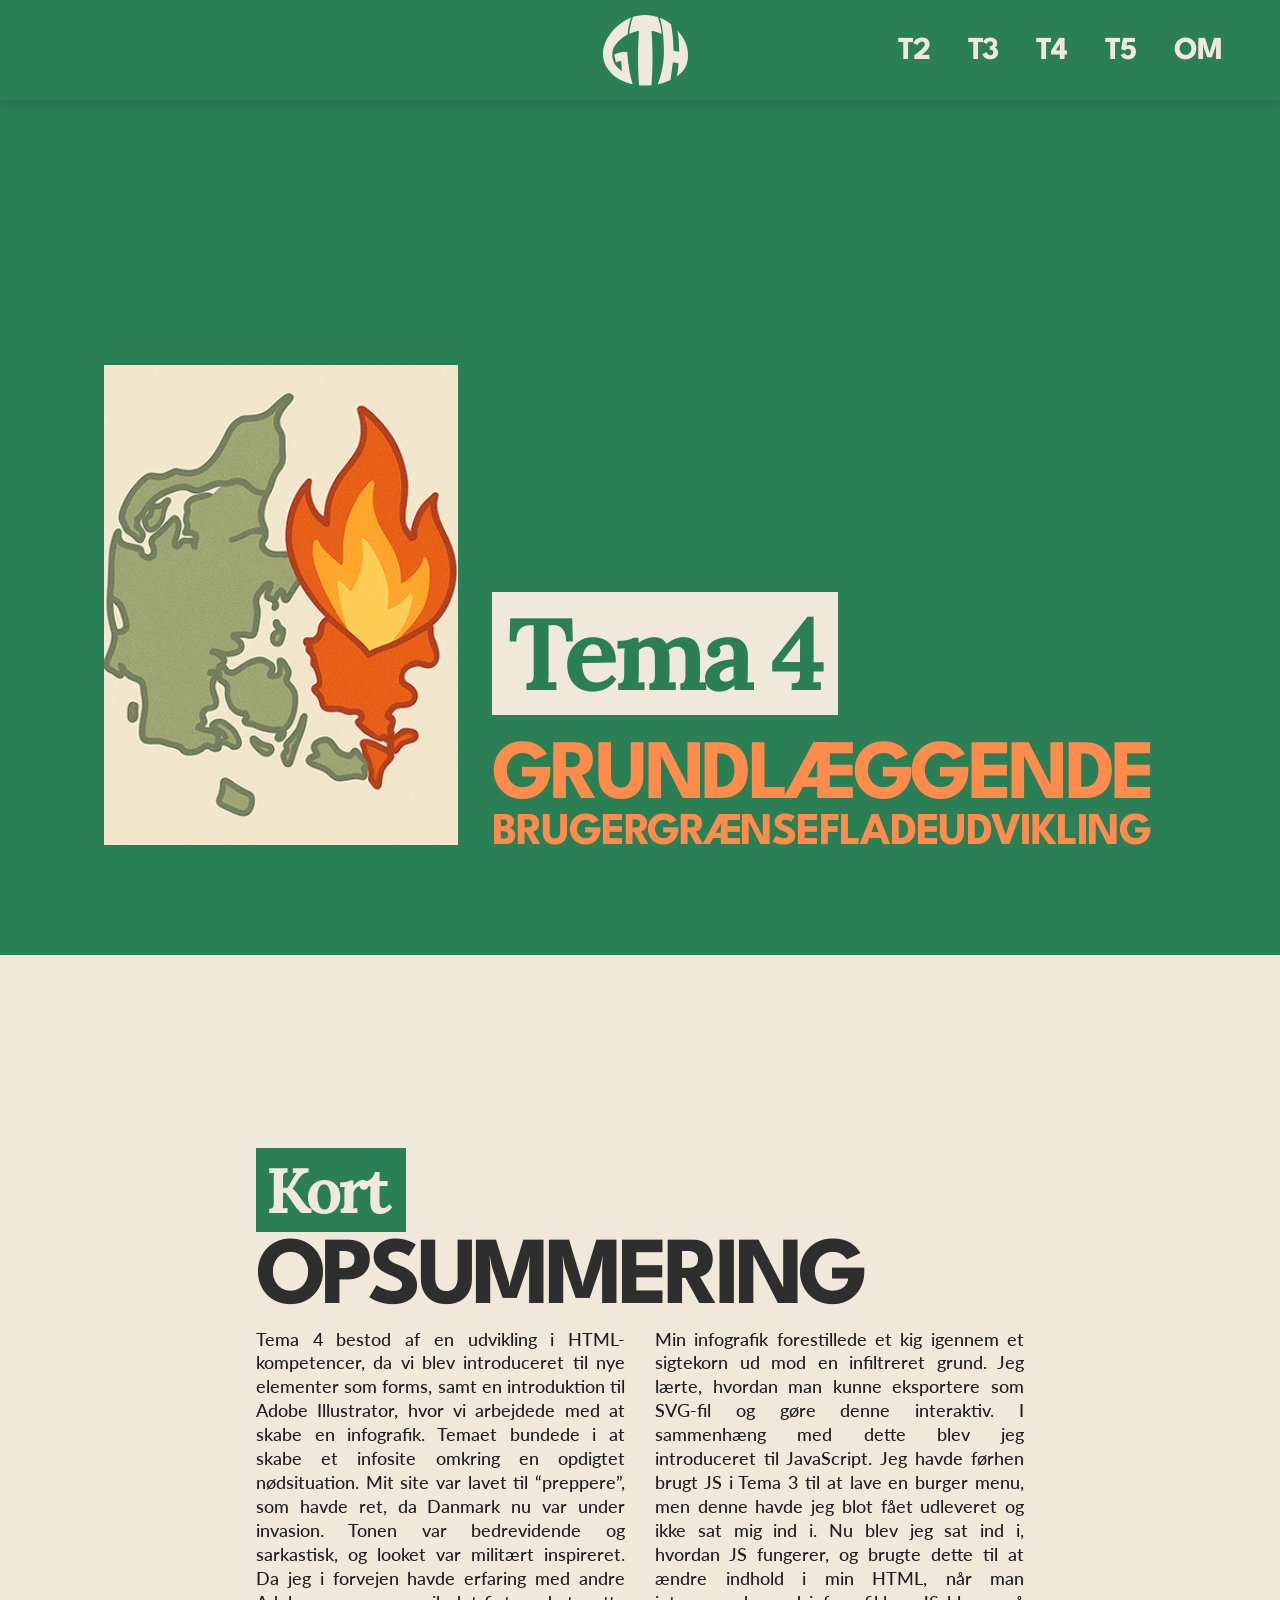
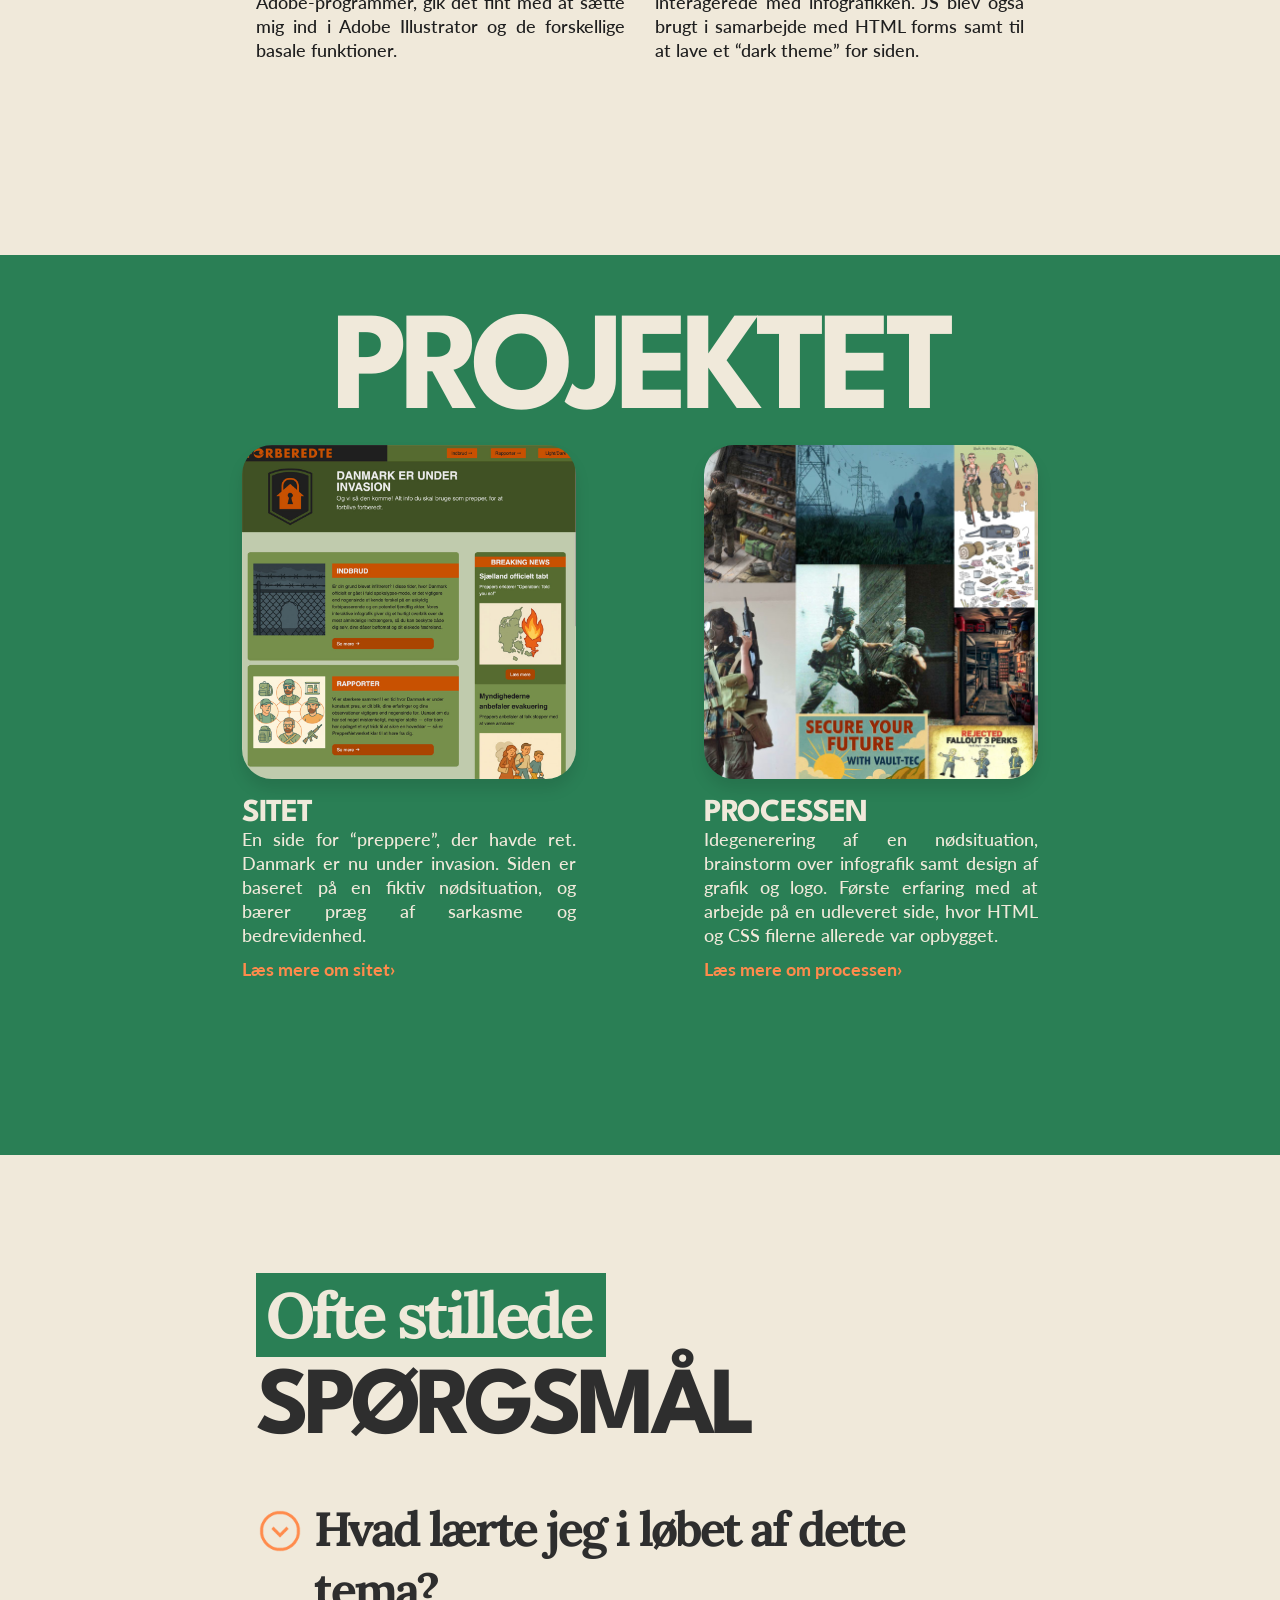
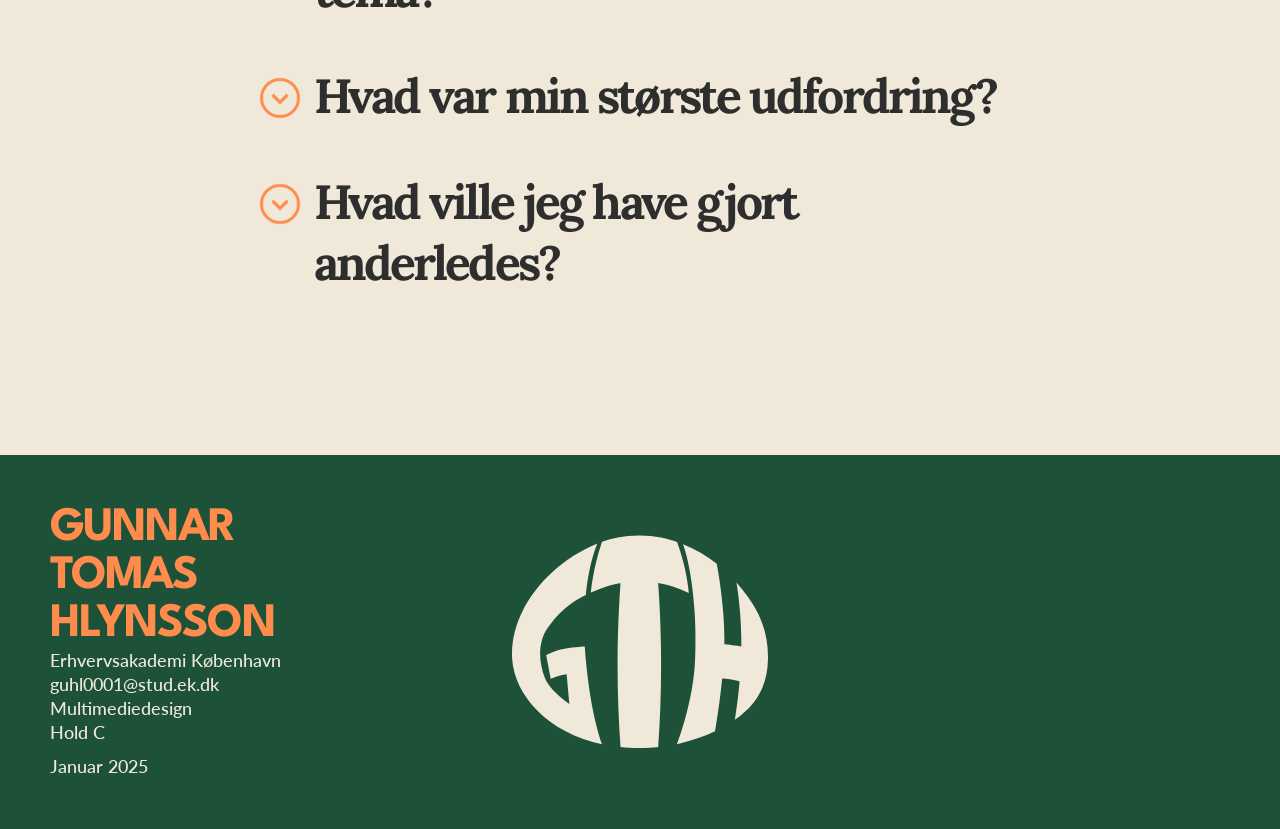
<file: t4.html>
<!DOCTYPE html>
<html lang="da">
  <head>
    <meta charset="UTF-8" />
    <meta name="viewport" content="width=device-width, initial-scale=1.0" />
    <meta name="robots" content="noindex" />
    <link rel="preconnect" href="https://fonts.googleapis.com" />
    <link rel="preconnect" href="https://fonts.gstatic.com" crossorigin />
    <link
      href="https://fonts.googleapis.com/css2?family=Lato:ital,wght@0,100;0,300;0,400;0,700;0,900;1,100;1,300;1,400;1,700;1,900&family=League+Spartan:wght@100..900&family=Lora:ital,wght@0,400..700;1,400..700&display=swap"
      rel="stylesheet"
    />
    <link rel="stylesheet" href="css/generel.css" />
    <link rel="stylesheet" href="css/tema.css" />
    <link
      rel="apple-touch-icon"
      sizes="180x180"
      href="img/favicon/gth-logo-180x180.png"
    />
    <link
      rel="icon"
      type="image/png"
      sizes="32x32"
      href="img/favicon/gth-logo-32x32.png"
    />
    <link
      rel="icon"
      type="image/png"
      sizes="16x16"
      href="img/favicon/gth-logo-16x16.png"
    />
    <title>Tema 4 - Gunnar Tómas</title>
  </head>
  <body>
    <header>
      <div class="logo-wrap">
        <a href="index.html">
          <svg
            id="GTH"
            xmlns="http://www.w3.org/2000/svg"
            viewBox="0 0 1045.98 868.04"
          >
            <defs>
              <style>
                .cls-1 {
                  fill: #f0e9da;
                }
              </style>
            </defs>
            <path
              class="cls-1"
              d="M443.43,193.93c-18.07,3.21-38.42,7.91-60.32,14.85-23.36,7.41-43.84,15.9-61.26,24.23,3.29-29.9,8.26-62.51,15.64-97.26,8.69-40.85,19.25-77.76,30.26-110.37C401.63,14.07,456.63,0,520.35,0c63.72,0,119.94,14.48,153.82,25.8,11.78,31.61,23.31,68.42,32.52,109.96,7.95,35.85,12.84,69.13,15.75,98.98-18.36-8.15-39.35-18.03-62.84-25.29-22.39-6.93-43.36-11.91-62.34-15.51,6.91,97.38,11.22,200.79,11.8,309.64.69,127.77-3.84,248.25-11.8,360.53-23.25,2.38-49.01,3.94-76.92,3.94s-53.67-1.55-76.92-3.94c-8.06-112.13-12.66-232.57-11.97-360.39.59-108.98,4.97-212.44,11.97-309.78Z"
            />
            <path
              class="cls-1"
              d="M367.75,852.36C145.88,806,9.98,652.6.65,503.57-11.3,312.69,142.85,116.47,349.02,32.12c0,0-33.35,71.63-47.55,210.68-16.86,8.31-93.51,42.16-156.78,136.28-43.6,64.85-32.19,145.54-11.13,201.12,21.05,55.59,100.73,107.71,100.73,107.71l-11.1-121.24s-18.71,3.19-32.26,6.69c-12.84,3.32-32.76,11.45-32.76,11.45l-18.42-96.19s29.83-18.25,75.52-26.36c44.24-7.86,82.01-9.24,82.01-9.24.7,10.16,3.05,40.03,3.99,50.53,21.05,235.91,66.47,348.79,66.47,348.79Z"
            />
            <path
              class="cls-1"
              d="M1045.92,503.57c-1.7,109.25-44.77,185.86-135.36,249.21,6.21-38.51,13.76-92.87,19.32-156.77-11.21-3.8-24.55-7.4-38.73-9.31-13.06-1.76-23.86-2.58-32.44-2.88-8.79,87.83-20.98,166.91-29.34,216.1-46.76,22.42-99.04,40.35-155.19,52.19,0,0,67.92-173.41,74.04-348.53,11.08-316.41-49.35-468.65-49.35-468.65,49.66,19.81,95.98,47.22,137.73,80.09,9.79,52.12,32.61,189.37,31.07,328.93,19.44,1.68,47.32,4.7,69.31,9.5.75-116-11.67-212.1-19.74-261.97,86.63,98.48,130.55,191.66,128.67,312.09Z"
            />
          </svg>
        </a>
      </div>
      <nav>
        <ul class="menu">
          <li><a href="t2.html">T2</a></li>
          <li><a href="t3.html">T3</a></li>
          <li><a href="t4.html">T4</a></li>
          <li><a href="t5.html">T5</a></li>
          <li><a href="om.html">OM</a></li>
        </ul>
        <ul class="menu-burger">
          <li><a href="t2.html">TEMA 2</a></li>
          <li><a href="t3.html">TEMA 3</a></li>
          <li><a href="t4.html">TEMA 4</a></li>
          <li><a href="t5.html">TEMA 5</a></li>
          <li><a href="om.html">OM</a></li>
        </ul>
        <button class="burger" aria-label="Navigation Menu">
          <span class="linje"></span>
          <span class="linje"></span>
          <span class="linje"></span>
        </button>
      </nav>
    </header>
    <main>
      <div class="hero-tema">
        <div class="hero-tema-img">
          <img
            src="img/tema4.jpg"
            alt="AI genereret illustration af Danmarkskort med ild i Sjælland"
          />
        </div>
        <div class="hero-tema-tekst">
          <div class="h1-flex">
            <div class="h1-box">
              <h1>Tema 4</h1>
            </div>
          </div>
          <div class="hero-grow">
            <h2 class="h2-var1">Grundlæggende</h2>
            <h2 class="h2-var1 h2-t4">Brugergrænse<wbr />fladeudvikling</h2>
          </div>
        </div>
      </div>
      <section class="section-tekst">
        <h3 class="h3-var1">Kort</h3>
        <h3 class="h3-var2">Opsummering</h3>
        <div class="grid_1-1">
          <p>
            Tema 4 bestod af en udvikling i HTML-kompetencer, da vi blev
            introduceret til nye elementer som forms, samt en introduktion til
            Adobe Illustrator, hvor vi arbejdede med at skabe en infografik.
            Temaet bundede i at skabe et infosite omkring en opdigtet
            nødsituation. Mit site var lavet til “preppere”, som havde ret, da
            Danmark nu var under invasion. Tonen var bedrevidende og sarkastisk,
            og looket var militært inspireret. Da jeg i forvejen havde erfaring
            med andre Adobe-programmer, gik det fint med at sætte mig ind i
            Adobe Illustrator og de forskellige basale funktioner.
          </p>
          <p>
            Min infografik forestillede et kig igennem et sigtekorn ud mod en
            infiltreret grund. Jeg lærte, hvordan man kunne eksportere som
            SVG-fil og gøre denne interaktiv. I sammenhæng med dette blev jeg
            introduceret til JavaScript. Jeg havde førhen brugt JS i Tema 3 til
            at lave en burger menu, men denne havde jeg blot fået udleveret og
            ikke sat mig ind i. Nu blev jeg sat ind i, hvordan JS fungerer, og
            brugte dette til at ændre indhold i min HTML, når man interagerede
            med infografikken. JS blev også brugt i samarbejde med HTML forms
            samt til at lave et “dark theme” for siden.
          </p>
        </div>
      </section>
      <div class="projektet-div">
        <h2 class="h2-var2">Projektet</h2>
        <div class="projektet-grid">
          <div>
            <button class="dialog-sitet-open">
              <img
                src="img/t4-projektet1.jpg"
                alt="Screenshot af Tema 4 Projektet"
              />
              <h4>Sitet</h4>
              <p>
                En side for “preppere”, der havde ret. Danmark er nu under
                invasion. Siden er baseret på en fiktiv nødsituation, og bærer
                præg af sarkasme og bedrevidenhed.
              </p>
              <p class="ligner-a">Læs mere om sitet</p>
            </button>
            <dialog id="dialog-sitet">
              <header>
                <div>
                  <h4>Tema 4: Sitet</h4>
                </div>
                <button
                  class="dialog-s-close"
                  aria-label="Luk Fullscreen Dialog"
                >
                  <img src="img/ikoner/close-white1.png" alt="Kryds Ikon" />
                </button>
              </header>
              <div class="dialog-img-flex">
                <a
                  href="https://gunnartomas24.github.io/ForDeForberedte/index.html"
                  target="”_blank”"
                >
                  <img
                    src="img/tema4-sitet1.jpg"
                    alt="Billede af Tema 4 Sitet"
                  />
                </a>
                <a
                  href="https://gunnartomas24.github.io/ForDeForberedte/index.html"
                  target="”_blank”"
                >
                  <img
                    src="img/tema4-sitet2.jpg"
                    alt="Billede af Tema 4 Sitet"
                  />
                </a>
                <a
                  href="https://gunnartomas24.github.io/ForDeForberedte/instruction.html"
                  target="”_blank”"
                >
                  <img
                    src="img/tema4-sitet3.jpg"
                    alt="Billede af Tema 4 Sitet"
                  />
                </a>
                <a
                  href="https://gunnartomas24.github.io/ForDeForberedte/register.html"
                  target="”_blank”"
                >
                  <img
                    src="img/tema4-sitet4.jpg"
                    alt="Billede af Tema 4 Sitet"
                  />
                </a>
              </div>
              <div class="dialog-tekst-grid">
                <p>
                  For De Forberedte er en side baseret på en fiktiv
                  nødsituation, hvor Danmark er blevet invaderet. Siden
                  henvender sig til “preppere” som havde set denne nødsituation
                  komme. Ud fra målgruppen, er farvetematikken på siden
                  inspireret af militær. De visuelle elementer er AI generet,
                  baseret på den Infografik jeg selv designede. Dog promptede
                  jeg også at udseendet måtte minde om grafisk design fra
                  “Fallout” spillene, som foregår i et atomisk ødemark.
                </p>
                <p>
                  Siden har funktioner såsom popover og accordion på forsiden
                  samt et “Dark Theme”, som kan slås til via en knap i headeren.
                  Der er også en underside med en infografik, som kan
                  interageres med. Når man trykker på silhuetterne, kommer der
                  et kryds foran, og indholdet til højre ændrer sig alt efter,
                  hvor man trykker. Sidst, men ikke mindst, er der en form, hvor
                  man kan rapportere hændelser. Når man trykker Indsend, bliver
                  informationen fremvist i kassen til højre.
                </p>
              </div>
            </dialog>
          </div>
          <div>
            <button class="dialog-proces-open">
              <img
                src="img/t4-projektet2.jpg"
                alt="Screenshot af Tema 4 Projektet"
              />
              <h4>Processen</h4>
              <p>
                Idegenerering af en nødsituation, brainstorm over infografik
                samt design af grafik og logo. Første erfaring med at arbejde på
                en udleveret side, hvor HTML og CSS filerne allerede var
                opbygget.
              </p>
              <p class="ligner-a">Læs mere om processen</p>
            </button>
            <dialog id="dialog-proces">
              <header>
                <div>
                  <h4>Tema 4: Processen</h4>
                </div>
                <button
                  class="dialog-p-close"
                  aria-label="Luk Fullscreen Dialog"
                >
                  <img src="img/ikoner/close-white1.png" alt="Kryds Ikon" />
                </button>
              </header>
              <div class="dialog-img-flex">
                <div>
                  <img
                    src="img/tema4-proces1.jpg"
                    alt="Proces billede fra tema 4"
                  />
                </div>
                <div>
                  <img
                    src="img/tema4-proces2.jpg"
                    alt="Proces billede fra tema 4"
                  />
                </div>
                <div>
                  <img
                    src="img/tema4-proces3.jpg"
                    alt="Proces billede fra tema 4"
                  />
                </div>
              </div>
              <div class="dialog-tekst-grid">
                <p>
                  Som en del af opgaven fik jeg udleveret kode, der dannede
                  skelettet for siden. Emnet, indholdet og udseendet var op til
                  mig at lave og implementere. For at komme på idéen til siden
                  lavede jeg 3 brainstorms for situation, subjekt og lokation.
                  Jeg lavede 6 sammensætninger af ord fra de forskellige
                  brainstorms, og ud fra 2 af disse sammensætninger lavede jeg
                  udkast til infografikken. Jeg valgte sidens emne efter at have
                  fremvist de to udkast til medstuderende, som alle var enige i,
                  at dette emne var mest interessant. Efterfølgende anvendte jeg
                  Illustrator til at rentegne infografikken.
                </p>
                <p>
                  Det færdige design afveg en anelse fra det første udkast, da
                  mine evner i Illustrator ikke var tilstrækkelige til at lave
                  elementer som riffel i hånden. Jeg sørgede for at inddele de
                  forskellige elementer på hver deres lag og gav dem relevante
                  navne, så de var nemme at referere til i koden. Jeg havde
                  tænkt, at man skulle kunne trykke på hver silhuet for at få
                  information omkring disse, og satte kryds for dem hver især i
                  tegningen. I koden gemte jeg krydserne væk med CSS, indtil
                  silhuetterne blev trykket på, hvor den class så blev fjernet
                  af JavaScript.
                </p>
              </div>
              <div class="dialog-img-flex">
                <div>
                  <img
                    src="img/tema4-proces4.jpg"
                    alt="Proces billede fra tema 4"
                  />
                </div>
                <div>
                  <img
                    src="img/tema4-proces5.jpg"
                    alt="Proces billede fra tema 4"
                  />
                </div>
                <div>
                  <img
                    src="img/tema4-proces6.jpg"
                    alt="Proces billede fra tema 4"
                  />
                </div>
              </div>
              <div class="dialog-tekst-grid">
                <p>
                  Der skulle også laves et logotype til siden, som jeg også
                  designede i Illustrator. På trods af, at navnet på siden er
                  “For De Forberedte”, endte jeg med kun at indrage “Forberedte”
                  i logoet. Jeg ville gøre det mere spændende ved at tilføje et
                  eller andet element til et af bogstaverne og forsøgte lidt
                  forskellige idéer. Øjet var den sidste af idéerne, og jeg
                  valgte denne, da jeg syntes, den var mest original samt
                  refererede bedst til preppere. Øjet kigger fremad, ligesom
                  preppere gør.
                </p>
                <p>
                  Sidens design ift. hvilke farver og hvor de benyttes kom jeg
                  umiddelbart frem til ved at prøve mig frem i koden. Selvom vi
                  havde fået tildelt et styletile i Figma, fik jeg ikke rigtig
                  forberedt udseendet, før jeg gik i gang med koden. Jeg ændrede
                  udseendet ad flere omgange, da jeg aldrig blev helt tilfreds
                  med farverne. At kode de nye elementer som form, infografik og
                  dark mode gik umiddelbart uden problemer ved blot at følge med
                  i undervisningen og gøre det, som vi fik vist.
                </p>
              </div>
            </dialog>
          </div>
        </div>
      </div>
      <div class="tema-faq">
        <h3 class="h3-var1">Ofte stillede</h3>
        <h3 class="h3-var2">Spørgsmål</h3>
        <div class="tema-fac-acc">
          <details name="faq">
            <summary>
              <img
                src="img/ikoner/expand-contrast1.png"
                alt="Expand Ikon"
                class="faq-expand"
              />Hvad lærte jeg i løbet af dette tema?
            </summary>
            <p>
              Jeg fik grundlæggende kompetencer i Illustrator og blev klogere på
              SVG-filers egenskaber. Mine kompetencer i HTML blev udvidet, da
              jeg fik arbejdet med nye elementer som forms, popover og
              accordion. Jeg blev introduceret til JavaScript og fik en basal
              forståelse for, hvordan kodesproget er opbygget, og hvordan dette
              kan bruges til bl.a. at ændre i ens HTML eller samarbejde med CSS.
              Jeg blev også introduceret til variabler i CSS og forstod, hvordan
              det kan gavne at bruge disse, når man har de samme input flere
              forskellige steder.
            </p>
          </details>
          <details name="faq">
            <summary>
              <img
                src="img/ikoner/expand-contrast1.png"
                alt="Expand Ikon"
                class="faq-expand"
              />Hvad var min største udfordring?
            </summary>
            <p>
              Det var en udfordring at sætte mig ind i den udleverede struktur
              på siden og bygge videre på den. Der var en del CSS-filer, og
              disse var bygget med variabler, som jeg ikke tidligere havde
              arbejdet med. Det tog lidt tid at finde ud af, hvor jeg skulle
              lave ændringerne, og hvordan jeg skulle referere til disse.
              Derudover blev jeg ikke særlig tilfreds med siden, da jeg ikke
              selv havde lavet strukturen.
            </p>
          </details>
          <details name="faq">
            <summary>
              <img
                src="img/ikoner/expand-contrast1.png"
                alt="Expand Ikon"
                class="faq-expand"
              />Hvad ville jeg have gjort anderledes?
            </summary>
            <p>
              Min primære fejltagelse under forløbet var ikke at forberede
              udseendet ift. farverne ordentligt, før jeg gik i gang med at
              kode. Det var dér, jeg spildte mest tid, da jeg ændrede det en del
              gange pga. utilfredshed. Jeg startede ud med for mørk
              baggrundsfarve, reviderede det, men mistede så kontrast og
              reviderede det en del gange mere, før jeg kom til det endelige
              resultat.
            </p>
          </details>
        </div>
      </div>
    </main>
    <footer>
      <div class="footer-tekst">
        <h5>Gunnar Tomas Hlynsson</h5>
        <p>Erhvervsakademi København</p>
        <p>guhl0001@stud.ek.dk</p>
        <p>Multimediedesign</p>
        <p>Hold C</p>
        <p class="footer-space"></p>
        <p>Januar 2025</p>
      </div>
      <div class="footer-logo">
        <svg
          id="GTH"
          xmlns="http://www.w3.org/2000/svg"
          viewBox="0 0 1045.98 868.04"
        >
          <defs>
            <style>
              .cls-1 {
                fill: #f0e9da;
              }
            </style>
          </defs>
          <path
            class="cls-1"
            d="M443.43,193.93c-18.07,3.21-38.42,7.91-60.32,14.85-23.36,7.41-43.84,15.9-61.26,24.23,3.29-29.9,8.26-62.51,15.64-97.26,8.69-40.85,19.25-77.76,30.26-110.37C401.63,14.07,456.63,0,520.35,0c63.72,0,119.94,14.48,153.82,25.8,11.78,31.61,23.31,68.42,32.52,109.96,7.95,35.85,12.84,69.13,15.75,98.98-18.36-8.15-39.35-18.03-62.84-25.29-22.39-6.93-43.36-11.91-62.34-15.51,6.91,97.38,11.22,200.79,11.8,309.64.69,127.77-3.84,248.25-11.8,360.53-23.25,2.38-49.01,3.94-76.92,3.94s-53.67-1.55-76.92-3.94c-8.06-112.13-12.66-232.57-11.97-360.39.59-108.98,4.97-212.44,11.97-309.78Z"
          />
          <path
            class="cls-1"
            d="M367.75,852.36C145.88,806,9.98,652.6.65,503.57-11.3,312.69,142.85,116.47,349.02,32.12c0,0-33.35,71.63-47.55,210.68-16.86,8.31-93.51,42.16-156.78,136.28-43.6,64.85-32.19,145.54-11.13,201.12,21.05,55.59,100.73,107.71,100.73,107.71l-11.1-121.24s-18.71,3.19-32.26,6.69c-12.84,3.32-32.76,11.45-32.76,11.45l-18.42-96.19s29.83-18.25,75.52-26.36c44.24-7.86,82.01-9.24,82.01-9.24.7,10.16,3.05,40.03,3.99,50.53,21.05,235.91,66.47,348.79,66.47,348.79Z"
          />
          <path
            class="cls-1"
            d="M1045.92,503.57c-1.7,109.25-44.77,185.86-135.36,249.21,6.21-38.51,13.76-92.87,19.32-156.77-11.21-3.8-24.55-7.4-38.73-9.31-13.06-1.76-23.86-2.58-32.44-2.88-8.79,87.83-20.98,166.91-29.34,216.1-46.76,22.42-99.04,40.35-155.19,52.19,0,0,67.92-173.41,74.04-348.53,11.08-316.41-49.35-468.65-49.35-468.65,49.66,19.81,95.98,47.22,137.73,80.09,9.79,52.12,32.61,189.37,31.07,328.93,19.44,1.68,47.32,4.7,69.31,9.5.75-116-11.67-212.1-19.74-261.97,86.63,98.48,130.55,191.66,128.67,312.09Z"
          />
        </svg>
      </div>
    </footer>
    <script src="js/dialog.js"></script>
    <script src="js/burger.js"></script>
  </body>
</html>
</file>
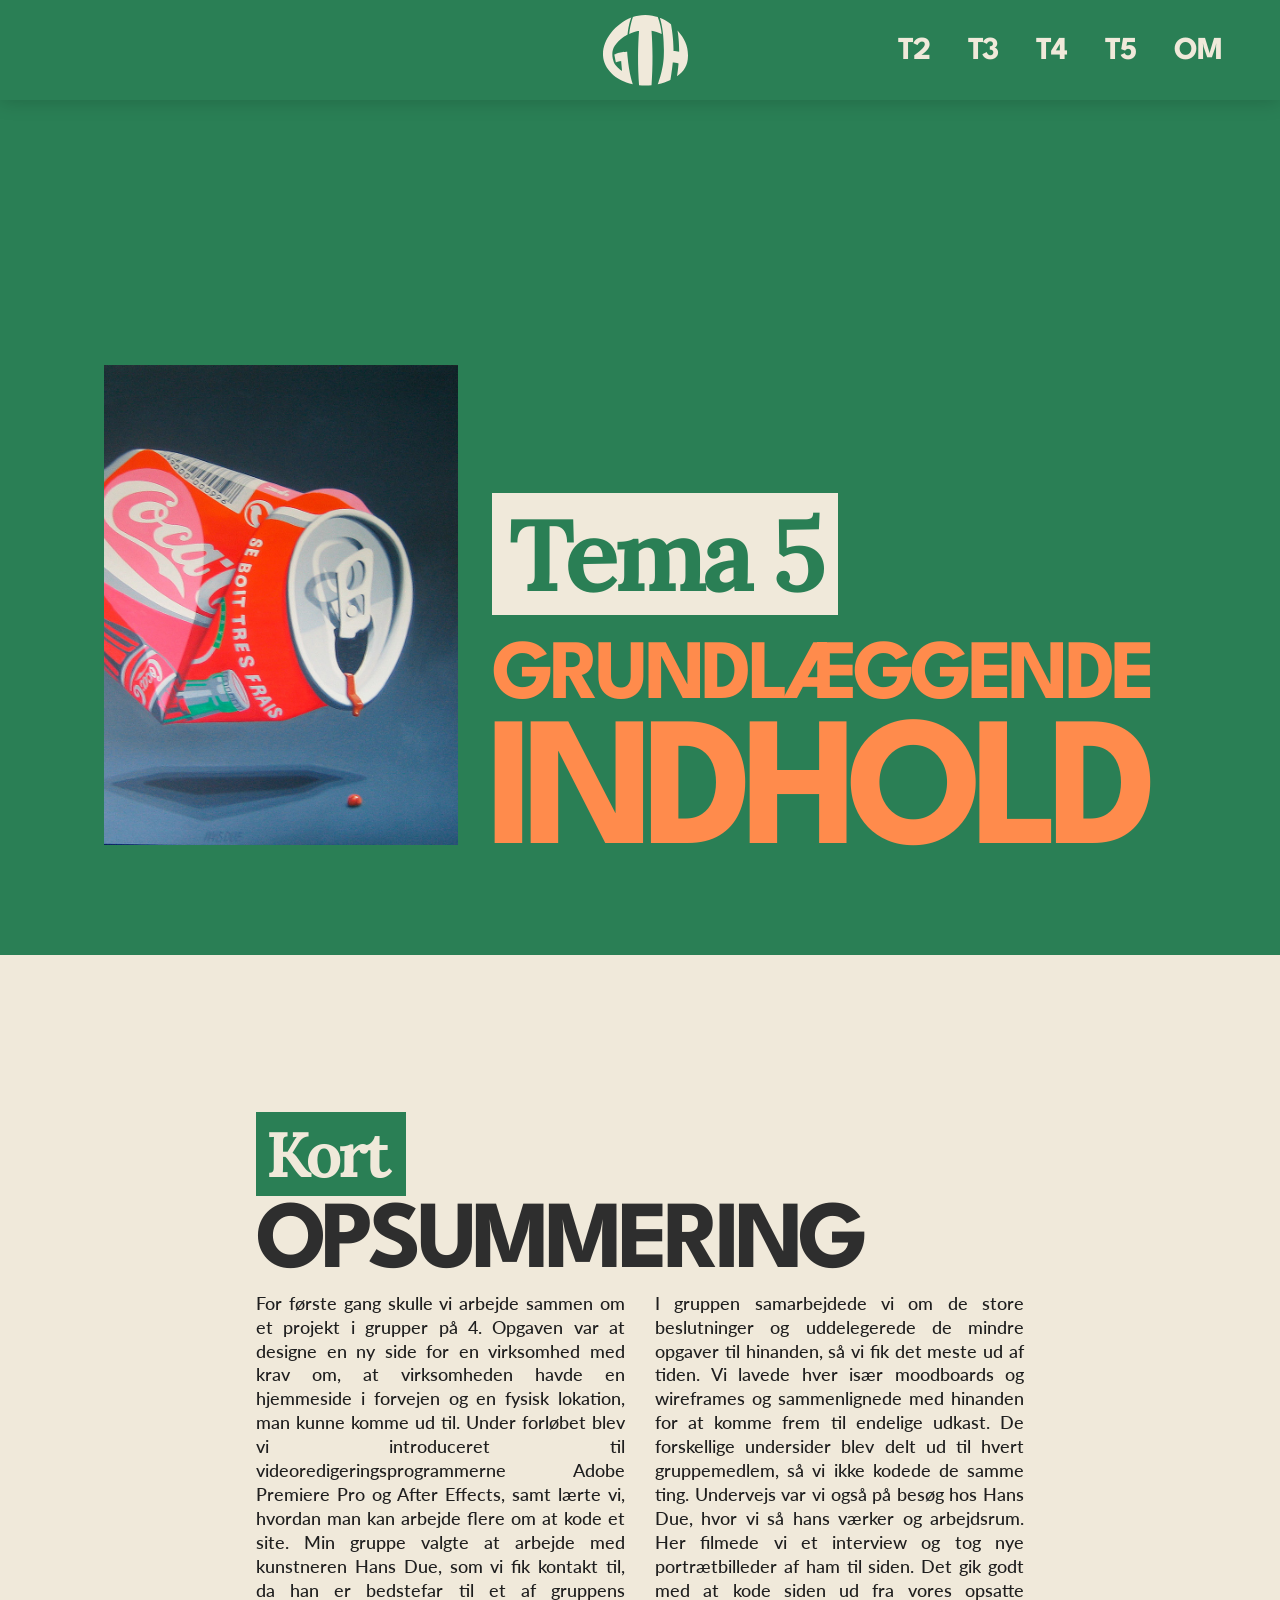
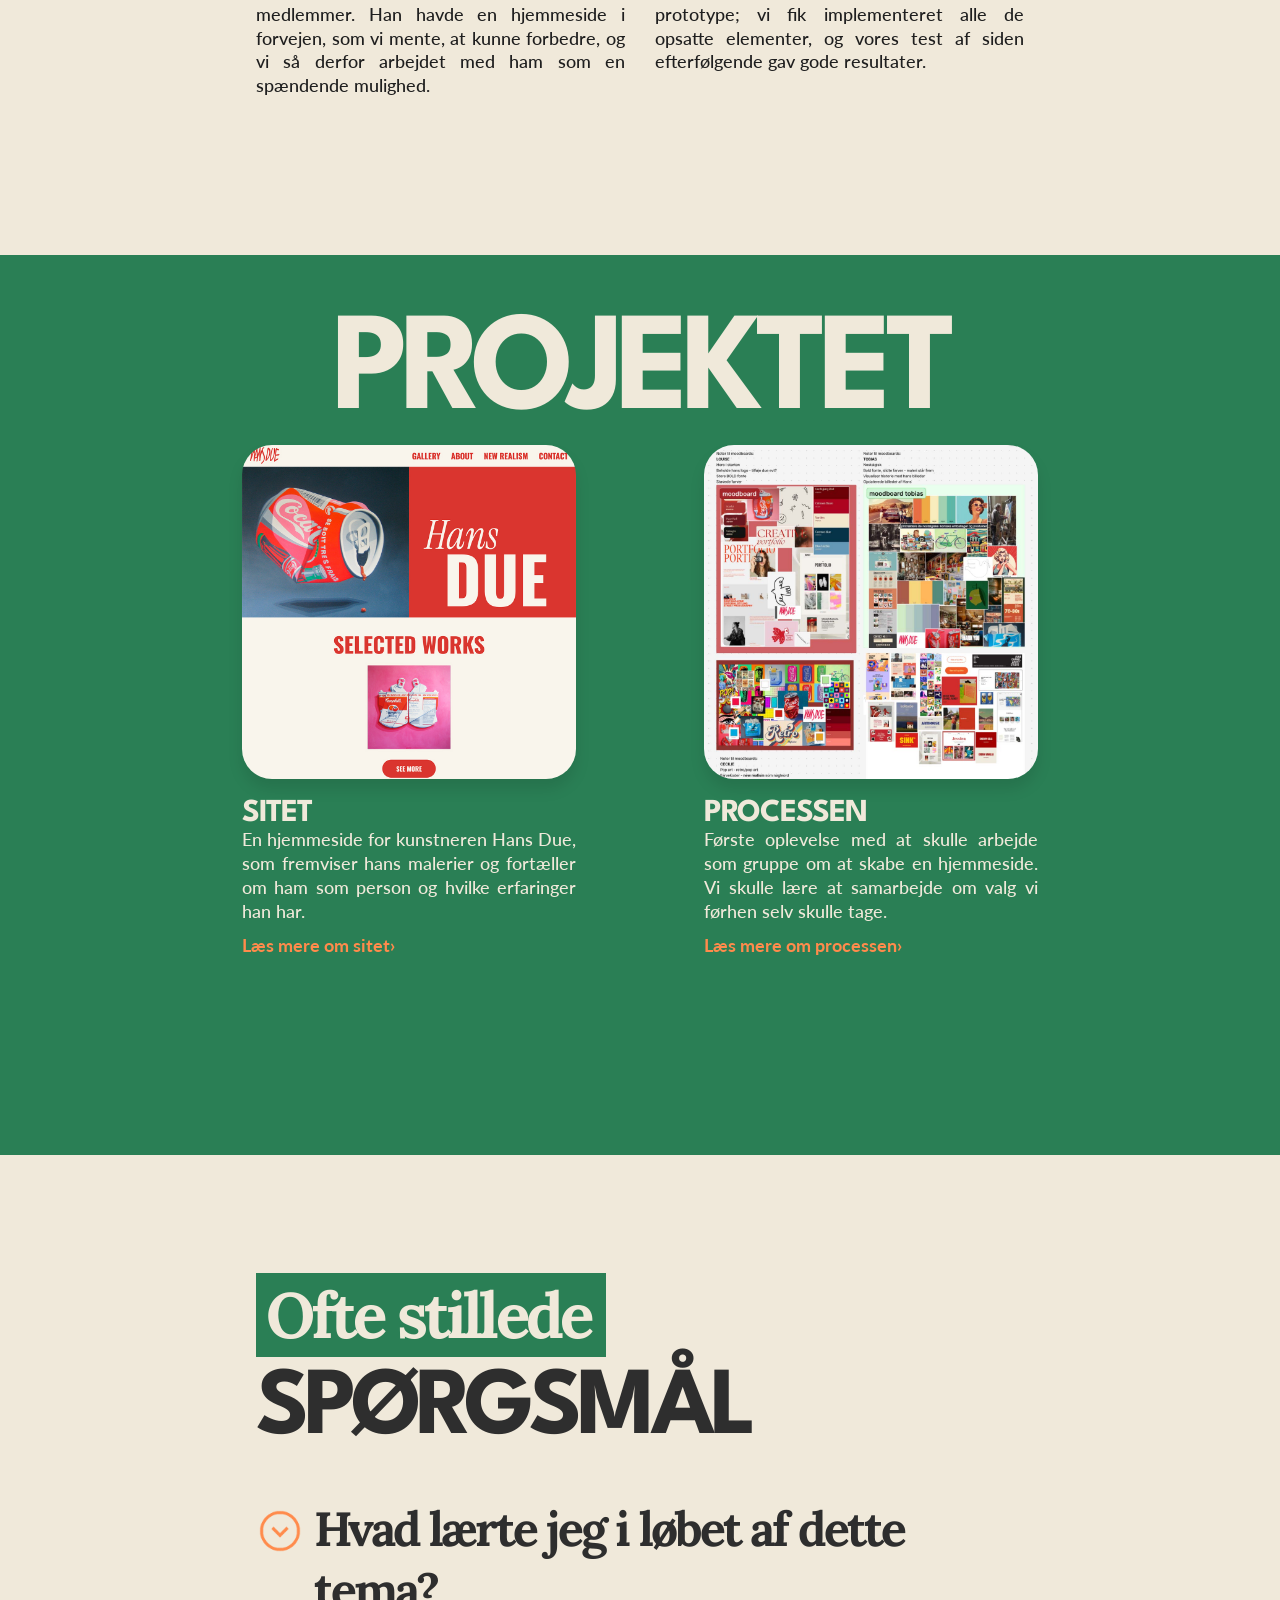
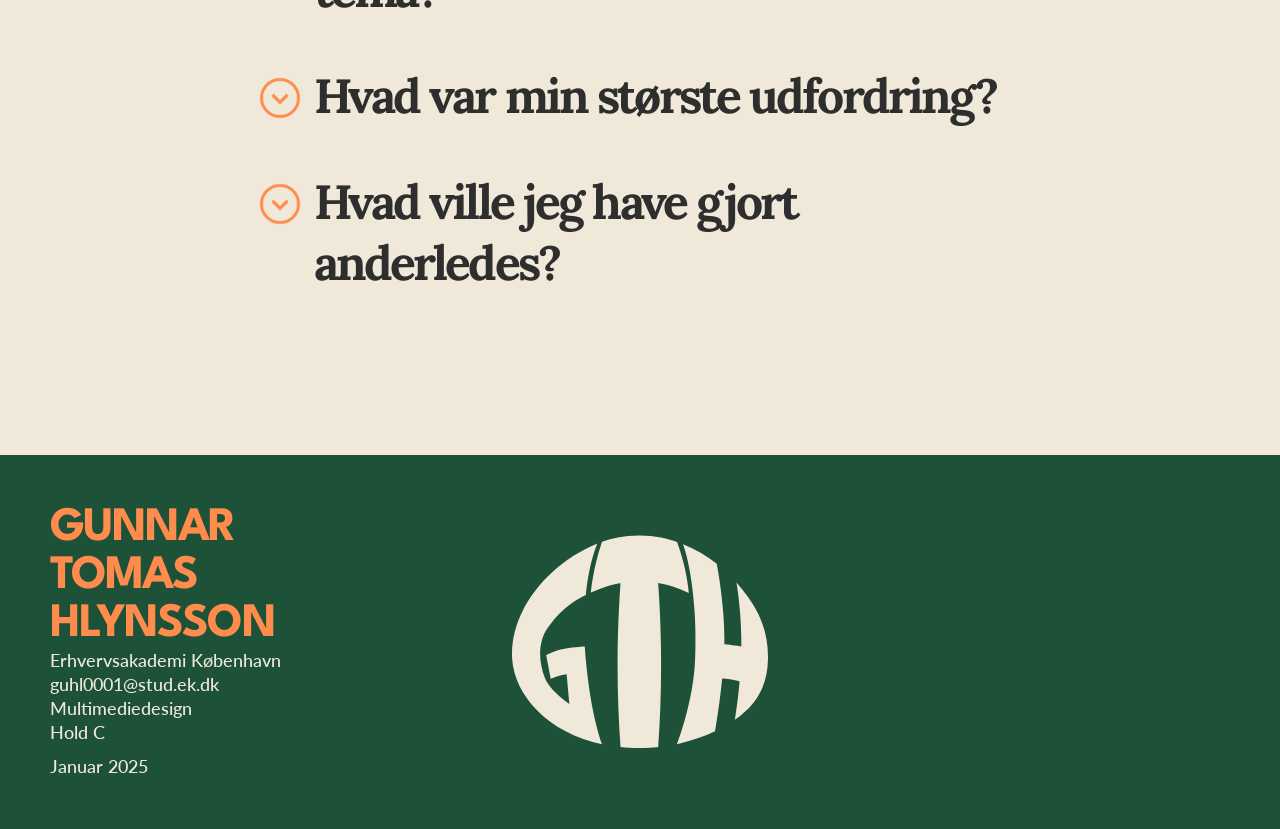
<file: t5.html>
<!DOCTYPE html>
<html lang="da">
  <head>
    <meta charset="UTF-8" />
    <meta name="viewport" content="width=device-width, initial-scale=1.0" />
    <meta name="robots" content="noindex" />
    <link rel="preconnect" href="https://fonts.googleapis.com" />
    <link rel="preconnect" href="https://fonts.gstatic.com" crossorigin />
    <link
      href="https://fonts.googleapis.com/css2?family=Lato:ital,wght@0,100;0,300;0,400;0,700;0,900;1,100;1,300;1,400;1,700;1,900&family=League+Spartan:wght@100..900&family=Lora:ital,wght@0,400..700;1,400..700&display=swap"
      rel="stylesheet"
    />
    <link rel="stylesheet" href="css/generel.css" />
    <link rel="stylesheet" href="css/tema.css" />
    <link
      rel="apple-touch-icon"
      sizes="180x180"
      href="img/favicon/gth-logo-180x180.png"
    />
    <link
      rel="icon"
      type="image/png"
      sizes="32x32"
      href="img/favicon/gth-logo-32x32.png"
    />
    <link
      rel="icon"
      type="image/png"
      sizes="16x16"
      href="img/favicon/gth-logo-16x16.png"
    />
    <title>Tema 5 - Gunnar Tómas</title>
  </head>
  <body>
    <header>
      <div class="logo-wrap">
        <a href="index.html">
          <svg
            id="GTH"
            xmlns="http://www.w3.org/2000/svg"
            viewBox="0 0 1045.98 868.04"
          >
            <defs>
              <style>
                .cls-1 {
                  fill: #f0e9da;
                }
              </style>
            </defs>
            <path
              class="cls-1"
              d="M443.43,193.93c-18.07,3.21-38.42,7.91-60.32,14.85-23.36,7.41-43.84,15.9-61.26,24.23,3.29-29.9,8.26-62.51,15.64-97.26,8.69-40.85,19.25-77.76,30.26-110.37C401.63,14.07,456.63,0,520.35,0c63.72,0,119.94,14.48,153.82,25.8,11.78,31.61,23.31,68.42,32.52,109.96,7.95,35.85,12.84,69.13,15.75,98.98-18.36-8.15-39.35-18.03-62.84-25.29-22.39-6.93-43.36-11.91-62.34-15.51,6.91,97.38,11.22,200.79,11.8,309.64.69,127.77-3.84,248.25-11.8,360.53-23.25,2.38-49.01,3.94-76.92,3.94s-53.67-1.55-76.92-3.94c-8.06-112.13-12.66-232.57-11.97-360.39.59-108.98,4.97-212.44,11.97-309.78Z"
            />
            <path
              class="cls-1"
              d="M367.75,852.36C145.88,806,9.98,652.6.65,503.57-11.3,312.69,142.85,116.47,349.02,32.12c0,0-33.35,71.63-47.55,210.68-16.86,8.31-93.51,42.16-156.78,136.28-43.6,64.85-32.19,145.54-11.13,201.12,21.05,55.59,100.73,107.71,100.73,107.71l-11.1-121.24s-18.71,3.19-32.26,6.69c-12.84,3.32-32.76,11.45-32.76,11.45l-18.42-96.19s29.83-18.25,75.52-26.36c44.24-7.86,82.01-9.24,82.01-9.24.7,10.16,3.05,40.03,3.99,50.53,21.05,235.91,66.47,348.79,66.47,348.79Z"
            />
            <path
              class="cls-1"
              d="M1045.92,503.57c-1.7,109.25-44.77,185.86-135.36,249.21,6.21-38.51,13.76-92.87,19.32-156.77-11.21-3.8-24.55-7.4-38.73-9.31-13.06-1.76-23.86-2.58-32.44-2.88-8.79,87.83-20.98,166.91-29.34,216.1-46.76,22.42-99.04,40.35-155.19,52.19,0,0,67.92-173.41,74.04-348.53,11.08-316.41-49.35-468.65-49.35-468.65,49.66,19.81,95.98,47.22,137.73,80.09,9.79,52.12,32.61,189.37,31.07,328.93,19.44,1.68,47.32,4.7,69.31,9.5.75-116-11.67-212.1-19.74-261.97,86.63,98.48,130.55,191.66,128.67,312.09Z"
            />
          </svg>
        </a>
      </div>
      <nav>
        <ul class="menu">
          <li><a href="t2.html">T2</a></li>
          <li><a href="t3.html">T3</a></li>
          <li><a href="t4.html">T4</a></li>
          <li><a href="t5.html">T5</a></li>
          <li><a href="om.html">OM</a></li>
        </ul>
        <ul class="menu-burger">
          <li><a href="t2.html">TEMA 2</a></li>
          <li><a href="t3.html">TEMA 3</a></li>
          <li><a href="t4.html">TEMA 4</a></li>
          <li><a href="t5.html">TEMA 5</a></li>
          <li><a href="om.html">OM</a></li>
        </ul>
        <button class="burger" aria-label="Navigation Menu">
          <span class="linje"></span>
          <span class="linje"></span>
          <span class="linje"></span>
        </button>
      </nav>
    </header>
    <main>
      <div class="hero-tema">
        <div class="hero-tema-img">
          <img src="img/tema5.jpg" alt="Kunstværk af Hans Due" />
        </div>
        <div class="hero-tema-tekst">
          <div class="h1-flex">
            <div class="h1-box">
              <h1>Tema 5</h1>
            </div>
          </div>
          <div class="hero-grow">
            <h2 class="h2-var1">Grundlæggende</h2>
            <h2 class="h2-var1 h2-t5">Indhold</h2>
          </div>
        </div>
      </div>
      <section class="section-tekst">
        <h3 class="h3-var1">Kort</h3>
        <h3 class="h3-var2">Opsummering</h3>
        <div class="grid_1-1">
          <p>
            For første gang skulle vi arbejde sammen om et projekt i grupper på
            4. Opgaven var at designe en ny side for en virksomhed med krav om,
            at virksomheden havde en hjemmeside i forvejen og en fysisk
            lokation, man kunne komme ud til. Under forløbet blev vi
            introduceret til videoredigeringsprogrammerne Adobe Premiere Pro og
            After Effects, samt lærte vi, hvordan man kan arbejde flere om at
            kode et site. Min gruppe valgte at arbejde med kunstneren Hans Due,
            som vi fik kontakt til, da han er bedstefar til et af gruppens
            medlemmer. Han havde en hjemmeside i forvejen, som vi mente, at
            kunne forbedre, og vi så derfor arbejdet med ham som en spændende
            mulighed.
          </p>
          <p>
            I gruppen samarbejdede vi om de store beslutninger og uddelegerede
            de mindre opgaver til hinanden, så vi fik det meste ud af tiden. Vi
            lavede hver især moodboards og wireframes og sammenlignede med
            hinanden for at komme frem til endelige udkast. De forskellige
            undersider blev delt ud til hvert gruppemedlem, så vi ikke kodede de
            samme ting. Undervejs var vi også på besøg hos Hans Due, hvor vi så
            hans værker og arbejdsrum. Her filmede vi et interview og tog nye
            portrætbilleder af ham til siden. Det gik godt med at kode siden ud
            fra vores opsatte prototype; vi fik implementeret alle de opsatte
            elementer, og vores test af siden efterfølgende gav gode resultater.
          </p>
        </div>
      </section>
      <div class="projektet-div">
        <h2 class="h2-var2">Projektet</h2>
        <div class="projektet-grid">
          <div>
            <button class="dialog-sitet-open">
              <img
                src="img/t5-projektet1.jpg"
                alt="Screenshot af Tema 5 Projektet"
              />
              <h4>Sitet</h4>
              <p>
                En hjemmeside for kunstneren Hans Due, som fremviser hans
                malerier og fortæller om ham som person og hvilke erfaringer han
                har.
              </p>
              <p class="ligner-a">Læs mere om sitet</p>
            </button>
            <dialog id="dialog-sitet">
              <header>
                <div>
                  <h4>Tema 5: Sitet</h4>
                </div>
                <button
                  class="dialog-s-close"
                  aria-label="Luk Fullscreen Dialog"
                >
                  <img src="img/ikoner/close-white1.png" alt="Kryds Ikon" />
                </button>
              </header>
              <div class="dialog-img-flex">
                <a
                  href="https://hans-due.github.io/hans-due-v2/index.html"
                  target="”_blank”"
                >
                  <img
                    src="img/tema5-sitet1.jpg"
                    alt="Billede af Tema 5 Sitet"
                  />
                </a>
                <a
                  href="https://hans-due.github.io/hans-due-v2/galleri.html"
                  target="”_blank”"
                >
                  <img
                    src="img/tema5-sitet2.jpg"
                    alt="Billede af Tema 5 Sitet"
                  />
                </a>
                <a
                  href="https://hans-due.github.io/hans-due-v2/about.html"
                  target="”_blank”"
                >
                  <img
                    src="img/tema5-sitet3.jpg"
                    alt="Billede af Tema 5 Sitet"
                  />
                </a>
                <a
                  href="https://hans-due.github.io/hans-due-v2/new_realism.html"
                  target="”_blank”"
                >
                  <img
                    src="img/tema5-sitet4.jpg"
                    alt="Billede af Tema 5 Sitet"
                  />
                </a>
                <a
                  href="https://hans-due.github.io/hans-due-v2/contact.html"
                  target="”_blank”"
                >
                  <img
                    src="img/tema5-sitet5.jpg"
                    alt="Billede af Tema 5 Sitet"
                  />
                </a>
              </div>
              <div class="dialog-tekst-grid">
                <p>
                  På forsiden af Hans Due’s redesignede hjemmeside bliver man
                  mødt af et hero banner, der viser et af hans værker samt hans
                  navn, så man ikke kan være i tvivl om, hvem siden omhandler.
                  Forsiden er inddelt i sektioner, der udfylder viewportens
                  højde. Hver sektion er et preview af hjemmesidens undersider
                  og linker dertil, så man bliver ført naturligt videre.
                  Hero-designet fra forsiden bliver genbrugt på “About”- og “New
                  Realism”-siderne.
                </p>
                <p>
                  Farvetemaet er valgt ud fra Hans’ værker med en varm
                  basefarve, som giver et retro, nostalgisk udtryk. På
                  gallerisiden vises hans værker frem i et grid, og når man
                  trykker på et af dem, vises det med titel og størrelse i et
                  popover. På “About”-siden har vi inddraget copy fra den
                  tidligere side med bidder fra interviewet ind imellem.
                  Interviewet afspiller automatisk, men er mutet som standard.
                  “Contact”-siden indeholder en form med kontaktformular, så man
                  kan række ud til kunstneren.
                </p>
              </div>
            </dialog>
          </div>
          <div>
            <button class="dialog-proces-open">
              <img
                src="img/t5-projektet2.jpg"
                alt="Screenshot af Tema 5 Projektet"
              />
              <h4>Processen</h4>
              <p>
                Første oplevelse med at skulle arbejde som gruppe om at skabe en
                hjemmeside. Vi skulle lære at samarbejde om valg vi førhen selv
                skulle tage.
              </p>
              <p class="ligner-a">Læs mere om processen</p>
            </button>
            <dialog id="dialog-proces">
              <header>
                <div>
                  <h4>Tema 5: Processen</h4>
                </div>
                <button
                  class="dialog-p-close"
                  aria-label="Luk Fullscreen Dialog"
                >
                  <img src="img/ikoner/close-white1.png" alt="Kryds Ikon" />
                </button>
              </header>
              <div class="dialog-img-flex">
                <div>
                  <img
                    src="img/tema5-proces1.jpg"
                    alt="Proces billede fra tema 5"
                  />
                </div>
                <div>
                  <img
                    src="img/tema5-proces2.jpg"
                    alt="Proces billede fra tema 5"
                  />
                </div>
                <div>
                  <img
                    src="img/tema5-proces3.jpg"
                    alt="Proces billede fra tema 5"
                  />
                </div>
              </div>
              <div class="dialog-tekst-grid">
                <p>
                  Det var både lærerigt og udfordrende at skulle være flere om
                  at lave projektet. Heldigvis kom min gruppe godt ud af det med
                  hinanden. For at finde ud af, hvilken virksomhed vi ville
                  arbejde med, lavede vi en liste sammen, hvor vi skrev, hvilke
                  firmaer vi kendte personer hos. Vi valgte at arbejde med Hans
                  Due, da vi alle syntes, at det var spændende, men også fordi
                  vi mente, at vi kunne forbedre hans nuværende side. For at
                  holde os på bølgelængde havde vi et dagligt scrum-møde, hvor
                  vi gennemgik, hvad vi havde lavet, og hvad vi manglede.
                </p>
                <p>
                  Mindre opgaver såsom i researchfasen delte vi ud hver især,
                  men større beslutninger samarbejdede vi om. Vi lavede
                  eksempelvis hver et moodboard til den nye side og
                  sammenlignede disse, så vi kunne forstå hinandens visioner. Vi
                  blev så enige om, hvilken stil vi gik efter. Da det kom til
                  farvepalet og fonte, lavede jeg forskellige udkast, hvorefter
                  vi diskuterede dem i gruppen og blev enige om ét. Til
                  strukturen af siden lavede vi hver et udkast af wireframen og
                  sammenlignede disse, hvorefter vi rentegnede den endelige
                  wireframe sammen.
                </p>
              </div>
              <div class="dialog-img-flex">
                <div>
                  <img
                    src="img/tema5-proces4.jpg"
                    alt="Proces billede fra tema 5"
                  />
                </div>
                <div>
                  <img
                    src="img/tema5-proces5.jpg"
                    alt="Proces billede fra tema 5"
                  />
                </div>
              </div>
              <div class="dialog-tekst-grid">
                <p>
                  Da vi havde en færdig wireframe, delte vi hjemmesiden op, så
                  hvert gruppemedlem var ansvarlig for deres egen HTML-fil og
                  tilhørende CSS. Vi opsatte så prototypen ved hver især at lave
                  vores egen side ud fra den aftalte wireframe. Jeg tog ansvaret
                  for forsiden, men også header og footer, da disse var fælles
                  elementer. Vi indsatte vores farvepalette og skrifttyper som
                  styles i Figma, så det var lettere at få det hele til at se
                  sammenhængende ud, på trods af at det var lavet af fire
                  forskellige personer.
                </p>
                <p>
                  Før vi gik i gang med at kode siden opsatte vi hver især et
                  layoutdiagram for vores egne sider. Da hver HTML fil havde sin
                  egen CSS fil, og en fælles CSS fil, var der ikke nogen
                  problemer på tværs af siderne. Den generelle CSS fil
                  indeholdte kun design til header og footer, samt vores fælles
                  variabler som farver og skrifttyper. Designet fra prototypen
                  blev implementeret uden de store problemer. Den største
                  afvigelse var på min forside, hvor at jeg ikke var i stand til
                  at lave en karusel funktion med flere synlige billeder på
                  række. I løsningen kan man kun se et billede af gangen.
                </p>
              </div>
            </dialog>
          </div>
        </div>
      </div>
      <div class="tema-faq">
        <h3 class="h3-var1">Ofte stillede</h3>
        <h3 class="h3-var2">Spørgsmål</h3>
        <div class="tema-fac-acc">
          <details name="faq">
            <summary>
              <img
                src="img/ikoner/expand-contrast1.png"
                alt="Expand Ikon"
                class="faq-expand"
              />Hvad lærte jeg i løbet af dette tema?
            </summary>
            <p>
              I løbet af Tema 5 har jeg lært lidt forskelligt. Jeg blev
              introduceret til After Effects, hvor jeg bl.a. lavede en
              404-animation til min side fra Tema 3. Jeg lærte, hvordan man
              arbejder sammen om et projekt, og hvordan det fungerer ift.
              GitHub. Jeg fik lidt erfaring med Premiere Pro, men anvendte mest
              DaVinci Resolve til videoprojekterne i løbet af temaet, da jeg er
              erfaren med det program.
            </p>
          </details>
          <details name="faq">
            <summary>
              <img
                src="img/ikoner/expand-contrast1.png"
                alt="Expand Ikon"
                class="faq-expand"
              />Hvad var min største udfordring?
            </summary>
            <p>
              Jeg syntes helt klart, at det var udfordrende at skulle arbejde
              flere om et projekt. Jeg var helt vildt tilfreds med mine
              gruppemedlemmer, men som person er jeg typen, der kan lide at gøre
              tingene selv, og omkring andre mennesker er jeg ofte en “people
              pleaser”. Det var derfor svært, da jeg i mange tilfælde syntes, at
              min egen idé var den bedste, men også skulle give plads til de
              andres holdninger. I sidste ende gik det fint; jeg fik mine idéer
              igennem, hvor alle syntes, det gav mening, og vi blev alle
              tilfredse med resultatet.
            </p>
          </details>
          <details name="faq">
            <summary>
              <img
                src="img/ikoner/expand-contrast1.png"
                alt="Expand Ikon"
                class="faq-expand"
              />Hvad ville jeg have gjort anderledes?
            </summary>
            <p>
              Vi stødte på et større problem undervejs, da vi skulle
              synkronisere vores kode. Jeg var kommet til at merge branches ind
              i main, imens et af gruppemedlemmerne endnu var ved at publishe
              deres branch. Personen fik en fejlbesked, og vi troede, dette
              skyldtes, at jeg havde merget for tidligt. Da vi forsøgte at
              publishe igen, kom fejlen endnu en gang. Jeg prøvede at rette
              fejlen ved at gå ind på main-branch på hans computer og
              synkronisere og derefter lave en ny branch. Det viste sig ikke at
              være muligt at forlade den gamle branch uden at publishe den, så
              det skabte en ny fejl, som gjorde, at han ikke længere kunne
              arbejde på projektet. Det viste sig, at den oprindelige fejl
              skyldtes, at han var ved at uploade filer, som var for store. Vi
              havde derfor undgået disse problemer ved blot at læse, hvad den
              oprindelige fejl skyldtes i Git Log.
            </p>
          </details>
        </div>
      </div>
    </main>
    <footer>
      <div class="footer-tekst">
        <h5>Gunnar Tomas Hlynsson</h5>
        <p>Erhvervsakademi København</p>
        <p>guhl0001@stud.ek.dk</p>
        <p>Multimediedesign</p>
        <p>Hold C</p>
        <p class="footer-space"></p>
        <p>Januar 2025</p>
      </div>
      <div class="footer-logo">
        <svg
          id="GTH"
          xmlns="http://www.w3.org/2000/svg"
          viewBox="0 0 1045.98 868.04"
        >
          <defs>
            <style>
              .cls-1 {
                fill: #f0e9da;
              }
            </style>
          </defs>
          <path
            class="cls-1"
            d="M443.43,193.93c-18.07,3.21-38.42,7.91-60.32,14.85-23.36,7.41-43.84,15.9-61.26,24.23,3.29-29.9,8.26-62.51,15.64-97.26,8.69-40.85,19.25-77.76,30.26-110.37C401.63,14.07,456.63,0,520.35,0c63.72,0,119.94,14.48,153.82,25.8,11.78,31.61,23.31,68.42,32.52,109.96,7.95,35.85,12.84,69.13,15.75,98.98-18.36-8.15-39.35-18.03-62.84-25.29-22.39-6.93-43.36-11.91-62.34-15.51,6.91,97.38,11.22,200.79,11.8,309.64.69,127.77-3.84,248.25-11.8,360.53-23.25,2.38-49.01,3.94-76.92,3.94s-53.67-1.55-76.92-3.94c-8.06-112.13-12.66-232.57-11.97-360.39.59-108.98,4.97-212.44,11.97-309.78Z"
          />
          <path
            class="cls-1"
            d="M367.75,852.36C145.88,806,9.98,652.6.65,503.57-11.3,312.69,142.85,116.47,349.02,32.12c0,0-33.35,71.63-47.55,210.68-16.86,8.31-93.51,42.16-156.78,136.28-43.6,64.85-32.19,145.54-11.13,201.12,21.05,55.59,100.73,107.71,100.73,107.71l-11.1-121.24s-18.71,3.19-32.26,6.69c-12.84,3.32-32.76,11.45-32.76,11.45l-18.42-96.19s29.83-18.25,75.52-26.36c44.24-7.86,82.01-9.24,82.01-9.24.7,10.16,3.05,40.03,3.99,50.53,21.05,235.91,66.47,348.79,66.47,348.79Z"
          />
          <path
            class="cls-1"
            d="M1045.92,503.57c-1.7,109.25-44.77,185.86-135.36,249.21,6.21-38.51,13.76-92.87,19.32-156.77-11.21-3.8-24.55-7.4-38.73-9.31-13.06-1.76-23.86-2.58-32.44-2.88-8.79,87.83-20.98,166.91-29.34,216.1-46.76,22.42-99.04,40.35-155.19,52.19,0,0,67.92-173.41,74.04-348.53,11.08-316.41-49.35-468.65-49.35-468.65,49.66,19.81,95.98,47.22,137.73,80.09,9.79,52.12,32.61,189.37,31.07,328.93,19.44,1.68,47.32,4.7,69.31,9.5.75-116-11.67-212.1-19.74-261.97,86.63,98.48,130.55,191.66,128.67,312.09Z"
          />
        </svg>
      </div>
    </footer>
    <script src="js/dialog.js"></script>
    <script src="js/burger.js"></script>
  </body>
</html>
</file>
<file: css/generel.css>
/*------------ Reset -----------*/
* {
  margin: 0;
  padding: 0;
  box-sizing: border-box;
}
img {
  width: 100%;
  height: auto;
  display: block;
}
dialog {
  border: none;
  padding: 0;
}
main {
  background-color: var(--white);
}
::selection {
  background-color: rgba(42, 127, 85, 0.7);
}
/*---------- Variabler ---------*/

html {
  --white: #f0e9da;
  --black-1: #2e2e2e;
  --black-2: #4e4e4e;
  --black-3: #1f1f1f;
  --accent-1: #2a7f55;
  --accent-3: #1e5238;
  --contrast-1: #ff8b4c;
  --contrast-3: #c35d25;

  accent-color: var(--accent-1);

  --serif: "Lora", serif;
  --sans: "League Spartan", sans-serif;
  --para: "Lato", sans-serif;
}

/*---------- Tekst ---------*/

h1 {
  font-family: var(--serif);
  font-size: 8vw;
  font-weight: 700;
  font-style: normal;
  line-height: 100%;
  letter-spacing: -0.45vw;
}

.h2-var1 {
  font-family: var(--sans);
  font-style: normal;
  font-weight: 700;
  line-height: 100%;
  text-transform: uppercase;
}
.h2-var2 {
  color: var(--white);
  font-family: var(--sans);
  font-size: 8.75rem;
  font-style: normal;
  font-weight: 700;
  line-height: 100%;
  letter-spacing: -0.5rem;
  text-transform: uppercase;
  text-align: center;
}

.h3-var1 {
  color: var(--white);
  font-family: var(--serif);
  font-size: 4rem;
  font-style: normal;
  font-weight: 700;
  line-height: 100%;
  letter-spacing: -0.24rem;
  background-color: var(--accent-1);
  padding: 2px;
}
.h3-var2 {
  color: var(--black-1);
  font-family: var(--sans);
  font-size: 6rem;
  font-style: normal;
  font-weight: 700;
  line-height: 100%;
  letter-spacing: -0.36rem;
  text-transform: uppercase;
}

h4 {
  color: var(--white);
  font-family: var(--sans);
  font-size: 2rem;
  font-style: normal;
  font-weight: 700;
  line-height: normal;
  letter-spacing: -0.08rem;
  text-transform: uppercase;
  text-align: left;
}

h5 {
  color: var(--contrast-1);
  font-family: var(--sans);
  font-size: 3rem;
  font-style: normal;
  font-weight: 700;
  line-height: 100%;
  letter-spacing: -0.12rem;
  text-transform: uppercase;
}

p {
  color: var(--black-3);
  text-align: justify;
  font-family: var(--para);
  font-size: 1.15rem;
  font-style: normal;
  font-weight: 500;
  line-height: 1.3;
}

.stor-a {
  color: var(--contrast-1);
  text-decoration: none;
  font-family: var(--para);
  font-size: 1.3rem;
  font-style: normal;
  font-weight: 700;
  line-height: normal;
}
.stor-a::after {
  content: "›";
  display: inline-block;
  transition: transform 0.2s ease;
}
.stor-a:hover {
  color: var(--contrast-3);
  transition: color 0.2s ease;
}
.stor-a:hover::after {
  color: var(--contrast-3);
  transform: translateX(4px);
}
.ligner-a {
  color: var(--contrast-1);
  text-decoration: none;
  font-family: var(--para);
  font-size: 1.15rem;
  font-style: normal;
  font-weight: 700;
  line-height: normal;
}
.ligner-a::after {
  content: "›";
  display: inline-block;
  transition: transform 0.2s ease;
}

dt {
  color: var(--white);
  font-family: var(--para);
  font-size: 1.5rem;
  font-style: normal;
  font-weight: 800;
  line-height: 1.3;
}
dd {
  color: var(--white);
  font-family: var(--para);
  font-size: 1.3rem;
  font-style: normal;
  font-weight: 500;
  line-height: 1.3;
  padding-left: 20px;
}

a {
  text-decoration: none;
}
a p {
  color: var(--white);
}

.menu li a {
  color: var(--white);
  font-family: var(--sans);
  font-size: 2rem;
  font-style: normal;
  font-weight: 700;
  line-height: 100%;
  letter-spacing: -0.08rem;
  text-transform: uppercase;
}
.menu-burger li a {
  color: var(--white);
  font-family: var(--sans);
  font-size: 2rem;
  font-style: normal;
  font-weight: 700;
  line-height: 100%;
  letter-spacing: -0.08rem;
  text-transform: uppercase;
}

/*---------- Header ---------*/

header {
  background-color: var(--accent-1);
  position: sticky;
  z-index: 100;
  top: 0;
  height: 10vh;
  min-height: 100px;
  display: grid;
  grid-template-columns: 1fr auto 1fr;
  align-items: center;
  padding: 15px 20px;
  box-shadow: 0 0 20px 0 rgba(0, 0, 0, 0.2);
}
.logo-wrap {
  justify-self: center;
  align-content: center;
  grid-column: 2;
  width: 85px;
  height: auto;
  margin-left: 10px;
}
nav {
  grid-column: 3;
  margin-right: 3vw;
  justify-self: end;
}
.menu {
  display: flex;
  list-style: none;
  gap: 3vw;
  margin: 0;
  padding: 0;
  text-align: right;
}
.menu-burger {
  display: flex;
  list-style: none;
  gap: 4vw;
  margin: 0;
  padding: 0;
  text-align: right;
}
.menu li,
.menu-burger li {
  transition: scale 0.15s ease;
}
.menu li:hover,
.menu-burger li:hover {
  scale: 115%;
}

.burger {
  width: 40px;
  height: 20px;
  cursor: pointer;
}
.burger .linje {
  display: block;
  width: 100%;
  height: 4px;
  background-color: var(--contrast-1);
  margin-bottom: 7px;
  transition: 0.2s linear;
}
.menu-burger {
  display: none;
}
.burger {
  display: none;
}
@media (max-width: 800px) {
  .menu {
    display: none;
  }
  .burger {
    display: block;
    background-color: transparent;
    border: 0;
  }
  .burger.active .linje:nth-child(1) {
    transform: rotate(45deg) translate(10px, 5px);
    transition: 0.2s linear;
  }

  .burger.active .linje:nth-child(2) {
    opacity: 0;
    transition: 0.15s linear;
  }

  .burger.active .linje:nth-child(3) {
    transform: rotate(-45deg) translate(11px, -5px);
    transition: 0.2s linear;
  }

  nav.active .menu-burger {
    display: block;
    background-color: var(--accent-1);
    position: absolute;
    top: 94px;
    left: 0;
    width: 100%;
    box-shadow: 0 10px 10px rgba(0, 0, 0, 0.2);
    z-index: 1;
  }

  nav.active .menu-burger li {
    margin: 20px 40px;
  }

  nav.active .menu-burger a {
    font-size: 2.6rem;
  }
}
/*---------- Footer ---------*/
footer {
  background-color: var(--accent-3);
  display: grid;
  grid-template-columns: 1fr 1fr 1fr;
}
.footer-tekst {
  padding: 50px;
}
.footer-tekst p {
  color: var(--white);
}
.footer-space {
  padding: 5px;
}
.footer-logo {
  padding: 50px;
  display: flex;
  justify-content: center;
}
.footer-logo svg {
  width: 20vw;
  min-width: 200px;
  margin: 0 auto;
}

/*------- section-tekst -------*/
.section-tekst {
  height: auto;
  min-height: 100vh;
  min-height: 100dvh;
  display: flex;
  flex-direction: column;
  justify-content: center;
  padding: 5vh 20vw;
}
.section-tekst h3:nth-child(1) {
  padding: 10px;
}

.grid_1-1 {
  display: grid;
  grid-template-columns: 1fr 1fr;
  gap: 30px;
}

/*------- generel-media -------*/

@media (max-width: 1024px) {
  h1 {
    font-size: 14vw;
    line-height: 100%;
    letter-spacing: -0.45vw;
  }
  .h2-var2 {
    font-size: 4.2rem;
    letter-spacing: -0.13rem;
  }
  .h3-var1 {
    font-size: 2rem;
    letter-spacing: -0.08rem;
    line-height: 80%;
  }
  .h3-var2 {
    font-size: 3rem;
    letter-spacing: -0.1rem;
    line-height: 110%;
  }

  h4 {
    font-size: 1.4rem;
    letter-spacing: -0.03rem;
  }

  h5 {
    font-size: 2rem;
    letter-spacing: -0.08rem;
  }

  .section-tekst {
    padding: 8vh 8vw;
  }
  .section-tekst h3:nth-child(1) {
    padding: 5px;
  }
  .grid_1-1 {
    grid-template-columns: 1fr;
    gap: 30px;
  }

  footer {
    grid-template-columns: 1fr;
  }
  .footer-tekst {
    padding: 50px 50px 20px 50px;
  }
  .footer-logo {
    padding: 0 50px 50px 50px;
  }
}
</file>
<file: css/index.css>
.hero-forside {
  background-color: var(--accent-1);
  display: grid;
  grid-template-columns: 3fr 2fr;
  height: auto;
  min-height: 95vh;
  min-height: 95dvh;
  padding: 20px;
}
.hero-forside-tekst {
  display: flex;
  flex-direction: column;
  justify-content: flex-end;
  text-align: right;
}
.h1-flex {
  display: flex;
  flex-direction: row;
  justify-content: flex-end;
  margin-bottom: 30px;
}
.h1-box {
  text-align: right;
  display: block;
  width: 32vw;
  background-color: var(--contrast-1);
}
.h1-box h1 {
  color: var(--accent-1);
  padding: 10px;
  text-align: center;
}
.hero-grow {
  display: flex;
  flex-direction: column;
  width: 60vw;
}
.hero-grow h2:nth-child(1) {
  font-size: 15vw;
  color: var(--white);
  line-height: 0.8;
  align-items: flex-end;
  letter-spacing: -0.8vw;
}
.hero-grow h2:nth-child(2) {
  font-size: 7.2vw;
  color: var(--white);
  line-height: 0.5;
  letter-spacing: -0.4vw;
  padding-bottom: 10vh;
}
.hero-img {
  display: flex;
  flex-direction: column;
  justify-content: flex-end;

  padding-right: 20px;
  padding-bottom: 10vh;
}
.hero-img img {
  aspect-ratio: 4/5;
  width: 30vw;
  object-fit: cover;
  margin: 0 auto;
}

#h3-forside {
  width: 210px;
}

.projekter-forside {
  height: auto;
  min-height: 100vh;
  min-height: 100dvh;
  background-color: var(--contrast-1);
  display: flex;
  flex-direction: column;
  justify-content: center;
}

.projekter-flex {
  display: flex;
  flex-direction: row;
  justify-content: space-between;
  gap: 30px;
  margin: 0 15vw;
}
.projekter-cards {
  transition: transform 0.2s ease;
}
.projekter-cards p {
  overflow-wrap: break-word;
  hyphens: auto;
}
.projekter-cards img {
  display: block;
  aspect-ratio: 2/3;
  width: 100%;
  height: auto;
  overflow: hidden;
  object-fit: cover;
  object-position: center;
  border-radius: 30px;
  margin-bottom: 20px;
  box-shadow: 0 10px 15px 0 rgba(0, 0, 0, 0.1);
  transition: box-shadow 0.2s ease;
}
.projekter-cards:hover {
  transform: translateY(-4px);
}
.projekter-cards img:hover {
  box-shadow: 0 10px 20px rgba(0, 0, 0, 0.2);
}

.mereom-forside {
  height: auto;
  min-height: 100vh;
  min-height: 100dvh;
  display: grid;
  grid-template-columns: 4.5fr 5.5fr;
}
.mereom-img {
  display: flex;
  align-items: center;
  justify-content: flex-end;
}
.mereom-img img {
  aspect-ratio: 4/5;
  width: 30vw;
  object-fit: cover;
  padding-right: 40px;
}
.mereom-tekst {
  display: flex;
  flex-direction: column;
  justify-content: center;
}
.mereom-tekst .h3-var1 {
  padding: 2px 10px;
  width: 270px;
  margin-bottom: 5px;
}
.mereom-tekst p {
  max-width: 50ch;
  text-align: left;
  overflow-wrap: break-word;
  hyphens: auto;
  margin-bottom: 20px;
}

@media (max-width: 1024px) {
  .hero-forside {
    grid-template-columns: 1fr;
  }
  .hero-img {
    order: -1;
    justify-content: flex-end;
    padding-right: 0;
    padding-bottom: 2vh;
  }
  .hero-img img {
    aspect-ratio: 9/10;
    width: 50vw;
    margin: 0;
  }
  .h1-flex {
    justify-content: flex-start;
  }
  .h1-box {
    width: 60vw;
    margin-bottom: -20px;
  }
  .hero-grow {
    width: 90vw;
  }
  .hero-forside-tekst {
    justify-content: flex-start;
  }
  .hero-grow h2:nth-child(1) {
    font-size: 24vw;
    line-height: 0.8;
    letter-spacing: -1.2vw;
  }
  .hero-grow h2:nth-child(2) {
    font-size: 11.5vw;
    color: var(--white);
    line-height: 0.5;
    letter-spacing: -0.65vw;
    padding-bottom: 0;
  }
  #h3-forside {
    width: 110px;
    margin-bottom: 3px;
  }

  .projekter-forside {
    padding: 20px;
  }

  .projekter-flex {
    flex-direction: column;
    margin: 20px 15vw;
  }
  .projekter-cards {
    margin-bottom: 10px;
  }

  .mereom-forside {
    grid-template-columns: 1fr;
  }
  .mereom-img {
    justify-content: center;
    padding-top: 10vw;
  }
  .mereom-img img {
    aspect-ratio: 9/10;
    width: 80vw;
    padding: 0;
  }
  .mereom-tekst {
    padding: 5vw 10vw 10vw 10vw;
  }
  .mereom-tekst .h3-var1 {
    padding: 5px;
    width: 140px;
    margin-bottom: 3px;
  }
}

@media (max-width: 700px) {
  .hero-img {
    padding-right: 0;
  }
  .hero-img img {
    width: 90vw;
    margin: 0 auto;
  }
}
</file>
<file: css/om.css>
.hero-mereom {
  background-color: var(--contrast-1);
  display: grid;
  grid-template-columns: 2fr 3fr;
  height: auto;
  min-height: 95vh;
  min-height: 95dvh;
  padding: 20px;
}
.hero-mereom-tekst {
  display: flex;
  flex-direction: column;
  justify-content: flex-end;
  text-align: left;
}
.h1-flex {
  display: flex;
  flex-direction: row;
  justify-content: flex-start;
  margin-bottom: 30px;
}
.h1-box {
  text-align: left;
  display: block;
  width: 34vw;
  background-color: var(--accent-1);
}
.h1-box h1 {
  color: var(--contrast-1);
  padding: 10px;
  text-align: center;
}
.hero-grow {
  display: flex;
  flex-direction: column;
  width: 60vw;
}
.hero-grow h2:nth-child(1) {
  font-size: 15vw;
  color: var(--black-1);
  line-height: 0.8;
  align-items: flex-end;
  letter-spacing: -0.8vw;
}
.hero-grow h2:nth-child(2) {
  font-size: 7.2vw;
  color: var(--black-1);
  line-height: 0.5;
  letter-spacing: -0.4vw;
  padding-bottom: 10vh;
}
.hero-img {
  display: flex;
  flex-direction: column;
  justify-content: flex-end;

  padding-left: 20px;
  padding-bottom: 10vh;
}
.hero-img img {
  aspect-ratio: 4/5;
  width: 30vw;
  object-fit: cover;
  margin: 0 auto;
}

.section-tekst h3:nth-child(1) {
  width: 295px;
}

.projektet-div {
  background-color: var(--accent-1);
  height: auto;
  min-height: 100vh;
  min-height: 100dvh;
}

.projektet-div .h2-var2 {
  font-size: 7.5rem;
  padding-bottom: 5px;
  padding-top: 50px;
}
.erfaring-grid {
  display: flex;
  justify-content: center;
  gap: 40px;
  padding: 10px 20vw;
}
.erfaring-grid > div {
  flex: 1 1 0;
  min-width: 0;
  overflow-wrap: break-word;
}
.erfaring-grid dl dt + dd {
  font-size: 1.2rem;
  font-weight: 400;
}
.erfaring-grid dl dd + dd {
  padding-bottom: 14px;
}
.erfaring-linje {
  flex: 0 0 2px;
  width: 2px;
  align-self: stretch;
  background-color: var(--accent-3);
  border-radius: 1px;
  margin: 0 24px;
}

@media (max-width: 1024px) {
  .hero-mereom {
    grid-template-columns: 1fr;
  }
  .hero-img {
    justify-content: flex-end;
    padding-right: 0;
    padding-bottom: 2vh;
  }
  .hero-img img {
    aspect-ratio: 9/10;
    width: 50vw;
    margin: 0;
  }
  .h1-flex {
    justify-content: flex-start;
  }
  .h1-box {
    width: 64vw;
    margin-bottom: -20px;
  }
  .hero-grow {
    width: 90vw;
  }
  .hero-mereom-tekst {
    justify-content: flex-start;
  }
  .hero-grow h2:nth-child(1) {
    font-size: 24vw;
    line-height: 0.8;
    letter-spacing: -1.2vw;
  }
  .hero-grow h2:nth-child(2) {
    font-size: 11.5vw;
    line-height: 0.5;
    letter-spacing: -0.58vw;
    padding-bottom: 0;
  }
  .section-tekst h3:nth-child(1) {
    width: 155px;
  }
  .projektet-div {
    padding: 5vw;
  }
  .projektet-div .h2-var2 {
    font-size: 3.4rem;
    padding-bottom: 5px;
    padding-top: 50px;
  }
  .erfaring-grid {
    flex-direction: column;
    padding: 0 8vw;
  }
  .erfaring-linje {
    display: none;
  }
}
@media (max-width: 700px) {
  .hero-img {
    padding-left: 0;
  }
  .hero-img img {
    width: 90vw;
    margin: 0 auto;
  }
}
</file>
<file: css/tema.css>
/*------------ Hero -----------*/

.hero-tema {
  background-color: var(--accent-1);
  display: grid;
  grid-template-columns: 2fr 3fr;
  height: auto;
  min-height: 95vh;
  min-height: 95dvh;
  padding: 20px 20px 20px 80px;
}
.hero-tema-tekst {
  display: flex;
  flex-direction: column;
  justify-content: flex-end;
  text-align: left;
}
.h1-flex {
  display: flex;
  flex-direction: row;
  justify-content: flex-start;
  margin-bottom: 30px;
}
.h1-box {
  text-align: left;
  display: block;
  width: 27vw;
  background-color: var(--white);
}
.h1-box h1 {
  color: var(--accent-1);
  padding: 10px;
  text-align: center;
}
.hero-grow {
  display: flex;
  flex-direction: column;
  width: 60vw;
}
.hero-grow h2:nth-child(1) {
  font-size: 6.6vw;
  color: var(--contrast-1);
  line-height: 0.8;
  align-items: flex-end;
  letter-spacing: -0.35vw;
}
.hero-grow h2:nth-child(2) {
  color: var(--contrast-1);
  line-height: 0.5;
  padding-bottom: 10vh;
}
.h2-t2 {
  font-size: 29vw;
  letter-spacing: -2.4vw;
  padding-top: 70px;
}
.h2-t3 {
  font-size: 21vw;
  letter-spacing: -1.2vw;
  padding-top: 60px;
}
.h2-t4 {
  font-size: 3.55vw;
  letter-spacing: -0.1vw;
  padding-top: 10px;
}
.h2-t5 {
  font-size: 14.4vw;
  letter-spacing: -1vw;
  margin-left: -6px;
  padding-top: 40px;
}

.hero-tema-img {
  display: flex;
  flex-direction: column;
  justify-content: flex-end;

  padding-left: 20px;
  padding-bottom: 10vh;
}
.hero-tema-img img {
  aspect-ratio: 4/5;
  width: 30vw;
  object-fit: cover;
  padding-right: 30px;
  margin: 0 auto;
}

/*------------ Kort Opsummering -----------*/

.section-tekst h3:nth-child(1) {
  width: 150px;
}

/*------------ Projektet -----------*/

.projektet-div {
  background-color: var(--accent-1);
  height: auto;
  min-height: 100vh;
  min-height: 100dvh;
  padding: 50px;
}
.projektet-grid {
  display: grid;
  grid-template-columns: 1fr 1fr;
  gap: 10vw;
  margin: 0 15vw;
}

.dialog-sitet-open,
.dialog-proces-open {
  background: none;
  border: none;
  cursor: pointer;
  transition: transform 0.2s ease;
}

.dialog-sitet-open img,
.dialog-proces-open img {
  aspect-ratio: 1/1;
  object-fit: cover;
  border-radius: 30px;
  margin-bottom: 20px;
  box-shadow: 0 10px 15px 0 rgba(0, 0, 0, 0.1);
  transition: box-shadow 0.2s ease;
}

.dialog-sitet-open:hover,
.dialog-proces-open:hover {
  transform: translateY(-4px);
}
.dialog-sitet-open img:hover,
.dialog-proces-open img:hover {
  box-shadow: 0 10px 20px rgba(0, 0, 0, 0.2);
}

.projektet-grid button p {
  color: var(--white);
  padding-bottom: 10px;
}
.projektet-grid .ligner-a {
  color: var(--contrast-1);
}
.ligner-a:hover {
  color: var(--contrast-3);
  transition: color 0.2s ease;
}
.ligner-a:hover::after {
  color: var(--contrast-3);
  transform: translateX(6px);
}

dialog {
  width: 100%;
  height: 100%;
  margin: 0;
  border: none;
  max-width: none;
  max-height: none;
  overflow: auto;
  background-color: var(--accent-1);
}
dialog header {
  position: sticky;
  z-index: 100;
  top: 0;
  height: 10vh;
  min-height: 100px;
  display: flex;
  justify-content: space-between;
  padding: 15px 60px;
  box-shadow: 0 0 20px 0 rgba(0, 0, 0, 0.1);
}
.dialog-s-close,
.dialog-p-close {
  height: 70px;
  width: 70px;
  background: none;
  border: none;
  transition: scale 0.2s ease;
  cursor: pointer;
}
.dialog-s-close:hover,
.dialog-p-close:hover {
  scale: 115%;
}

.dialog-img-flex {
  display: flex;
  flex-direction: row;
  justify-content: space-between;
  gap: 30px;
  padding-top: 3em;
  margin: 0 15vw;
}
.dialog-img-flex a {
  transition: transform 0.2s ease;
}
.dialog-img-flex img {
  display: block;
  width: auto;
  height: 25vw;
  overflow: hidden;
  object-fit: cover;
  object-position: center;
  border-radius: 30px;
  margin-bottom: 20px;
  box-shadow: 0 10px 15px 0 rgba(0, 0, 0, 0.1);
}
.dialog-img-flex a:hover {
  transform: translateY(-4px);
}
.dialog-img-flex a img {
  transition: box-shadow 0.2s ease;
}
.dialog-img-flex a img:hover {
  box-shadow: 0 10px 20px rgba(0, 0, 0, 0.2);
}
.dialog-tekst-grid {
  display: grid;
  grid-template-columns: 1fr 1fr;
  gap: 30px;
  margin: 0 15vw;
  margin-bottom: 3vh;
}
.dialog-tekst-grid p {
  color: var(--white);
}
.p-link {
  color: var(--contrast-1);
}
.p-link:hover {
  color: var(--contrast-3);
}

/*------------ FAQ -----------*/

.tema-faq {
  height: auto;
  min-height: 100vh;
  min-height: 100dvh;
  display: flex;
  flex-direction: column;
  justify-content: center;
  padding: 5vh 20vw;
}
.tema-faq .h3-var1 {
  padding: 10px;
  width: 350px;
  margin-bottom: 5px;
}
details {
  margin: 40px 0;
}
summary {
  color: var(--black-1);
  display: inline-flex;
  justify-content: center;
  font-family: var(--serif);
  font-size: 3rem;
  font-weight: 700;
  letter-spacing: -0.18rem;
  margin-bottom: 5px;
  list-style: none;
  cursor: pointer;
  transition: color 0.2s ease;
}
summary:hover {
  color: var(--contrast-3);
}
.faq-expand {
  display: block;
  width: 3rem;
  height: 3rem;
  margin-right: 0.6rem;
  margin-top: 0.6rem;
  transition: transform 0.18s ease;
  transform-origin: center;
}
details[open] summary .faq-expand {
  transform: rotate(180deg);
}
details p {
  margin-left: 3.9rem;
}
@media (max-width: 1024px) {
  .hero-tema {
    grid-template-columns: 1fr;
    padding: 0;
  }
  .hero-tema-img {
    justify-content: flex-end;
    padding-right: 0;
    padding-bottom: 2vh;
    padding-top: 3vh;
  }
  .hero-tema-img img {
    aspect-ratio: 9/10;
    width: 50vw;
    margin: 0;
    padding-right: 0;
  }
  .h1-box h1 {
    padding: 5px;
  }
  .h1-flex {
    justify-content: flex-start;
  }
  .h1-box {
    width: 50vw;
    margin-bottom: -20px;
  }
  .hero-grow {
    width: 90vw;
  }
  .hero-tema-tekst {
    justify-content: flex-start;
    padding: 5vw;
  }
  .hero-grow h2:nth-child(1) {
    font-size: 11vw;
    line-height: 0.8;
    letter-spacing: -0.35vw;
    padding-top: 10px;
    text-align: center;
  }
  .hero-grow h2:nth-child(2) {
    line-height: 0.8;
  }
  .h2-t2 {
    font-size: 49vw;
    letter-spacing: -3.8vw;
    padding-top: 5px;
  }
  .h2-t3 {
    font-size: 37vw;
    letter-spacing: -2.4vw;
    padding-top: 5px;
  }
  .h2-t4 {
    font-size: 13vw;
    letter-spacing: -0.8vw;
    line-height: 3;
    padding-top: 8px;
  }
  .h2-t5 {
    font-size: 25vw;
    letter-spacing: -1.9vw;
    margin-left: 1px;
    padding-top: 0;
  }
  .section-tekst h3:nth-child(1) {
    width: 78px;
  }
  .tema-faq .h3-var1 {
    width: 195px;
  }

  .projektet-div {
    padding: 50px 30px;
  }
  .projektet-div h2 {
    margin-bottom: 20px;
  }
  .projektet-grid {
    grid-template-columns: 1fr;
    margin: 0 10vw;
  }

  dialog header {
    padding: 15px 20px;
  }
  dialog header:first-child {
    padding-left: 35px;
  }
  .dialog-img-flex {
    flex-wrap: wrap;
    gap: 15px;
    margin: 0 10vw;
  }
  .dialog-img-flex img {
    height: clamp(200px, 25vh, 350px);
  }
  .dialog-tekst-grid {
    order: -1;
    grid-template-columns: 1fr;
    margin: 0 10vw;
    padding-bottom: 3vh;
  }

  .tema-faq {
    padding: 4vh 10vw;
  }
  details {
    margin: 30px 0;
  }
  summary {
    font-size: 1.8rem;
    letter-spacing: -0.12rem;
  }
  details p {
    margin-left: 0;
  }
}
@media (max-width: 700px) {
  .hero-tema-img {
    padding-left: 0;
  }
  .hero-tema-img img {
    width: 90vw;
    margin: 0 auto;
  }
}
</file>
